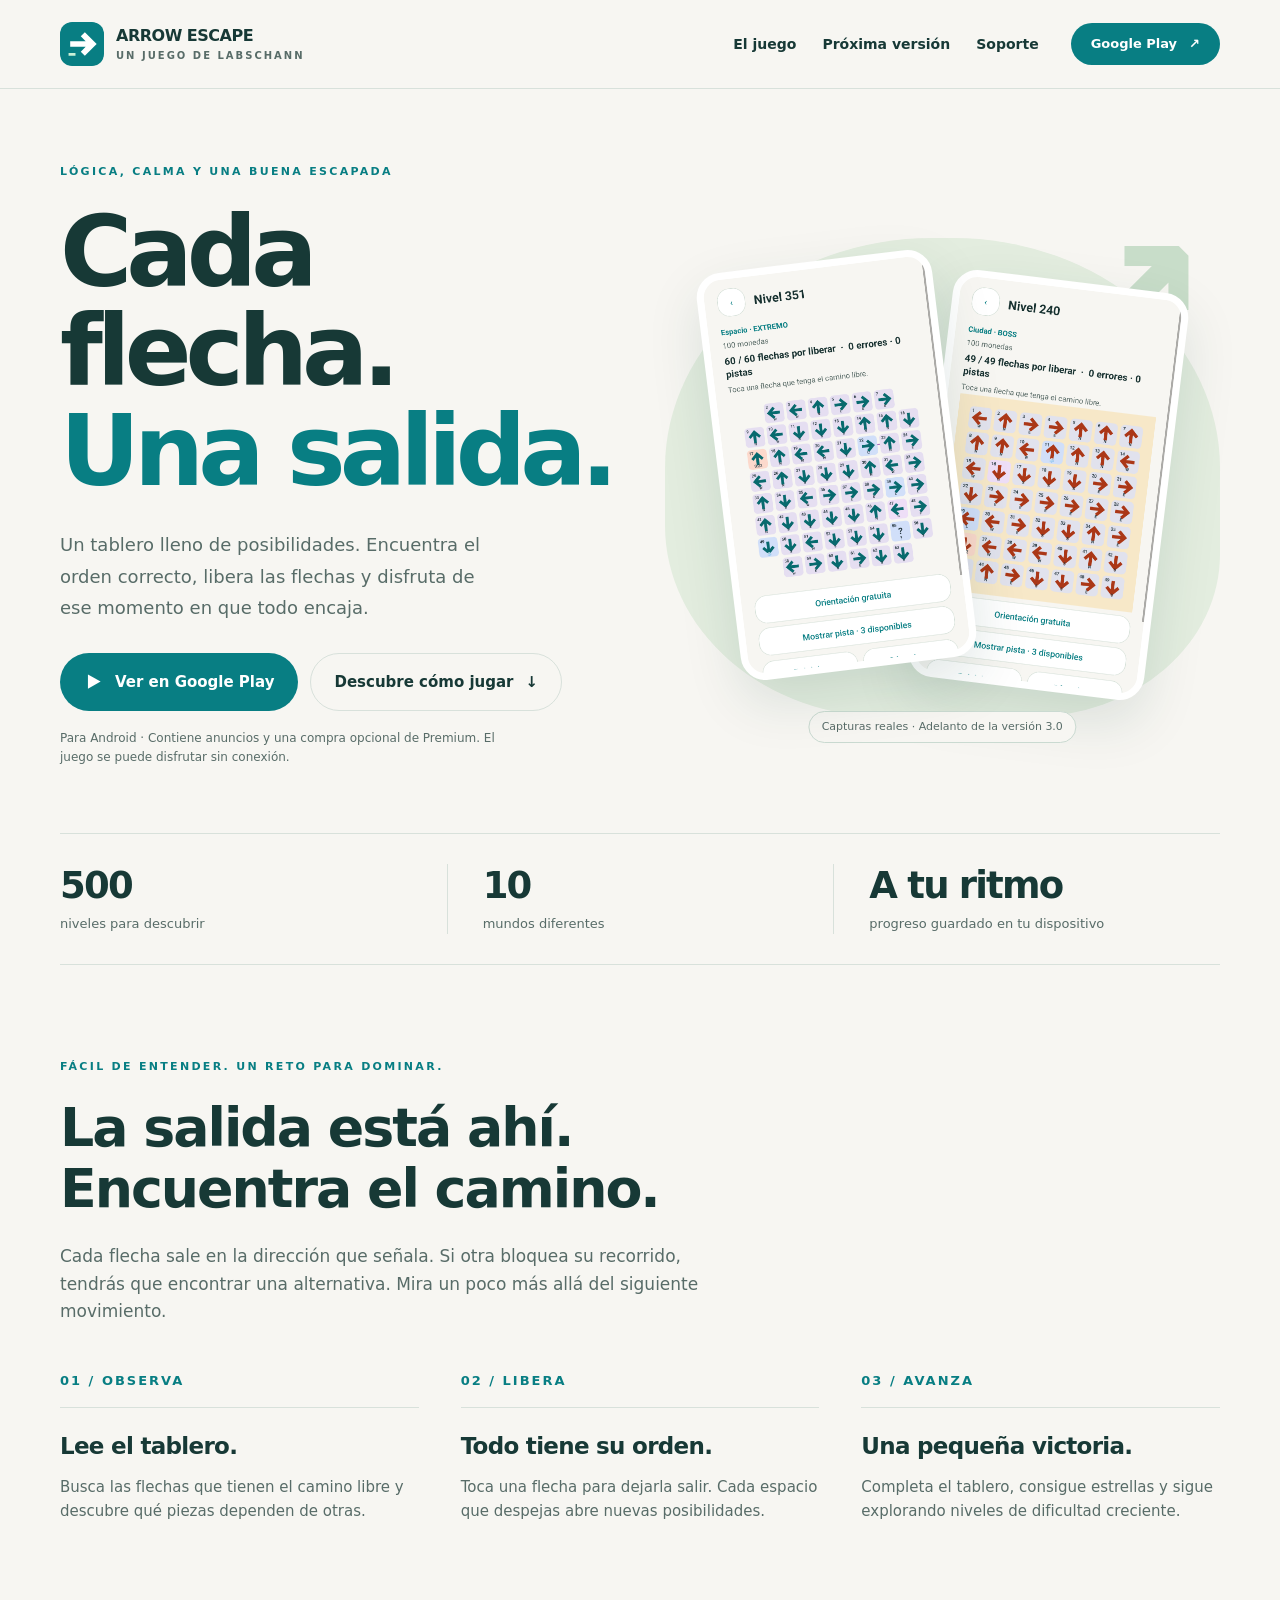
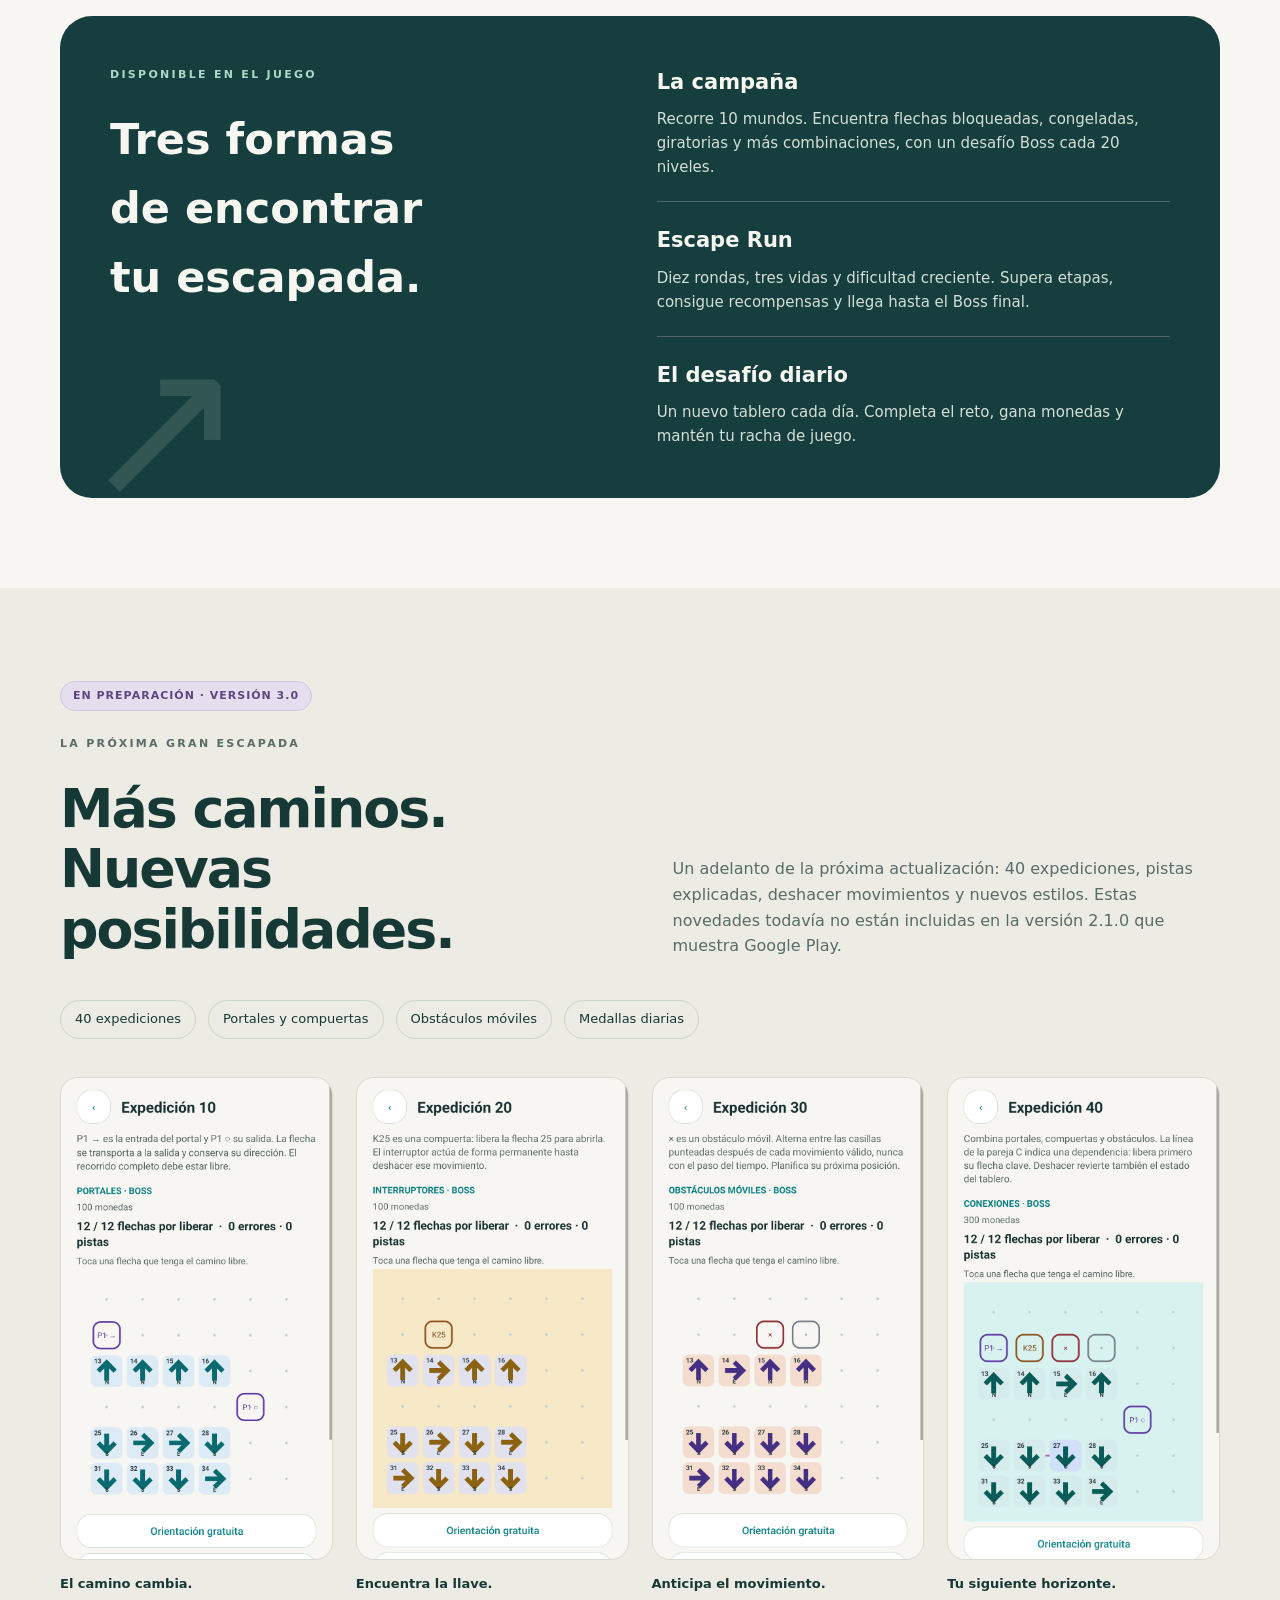
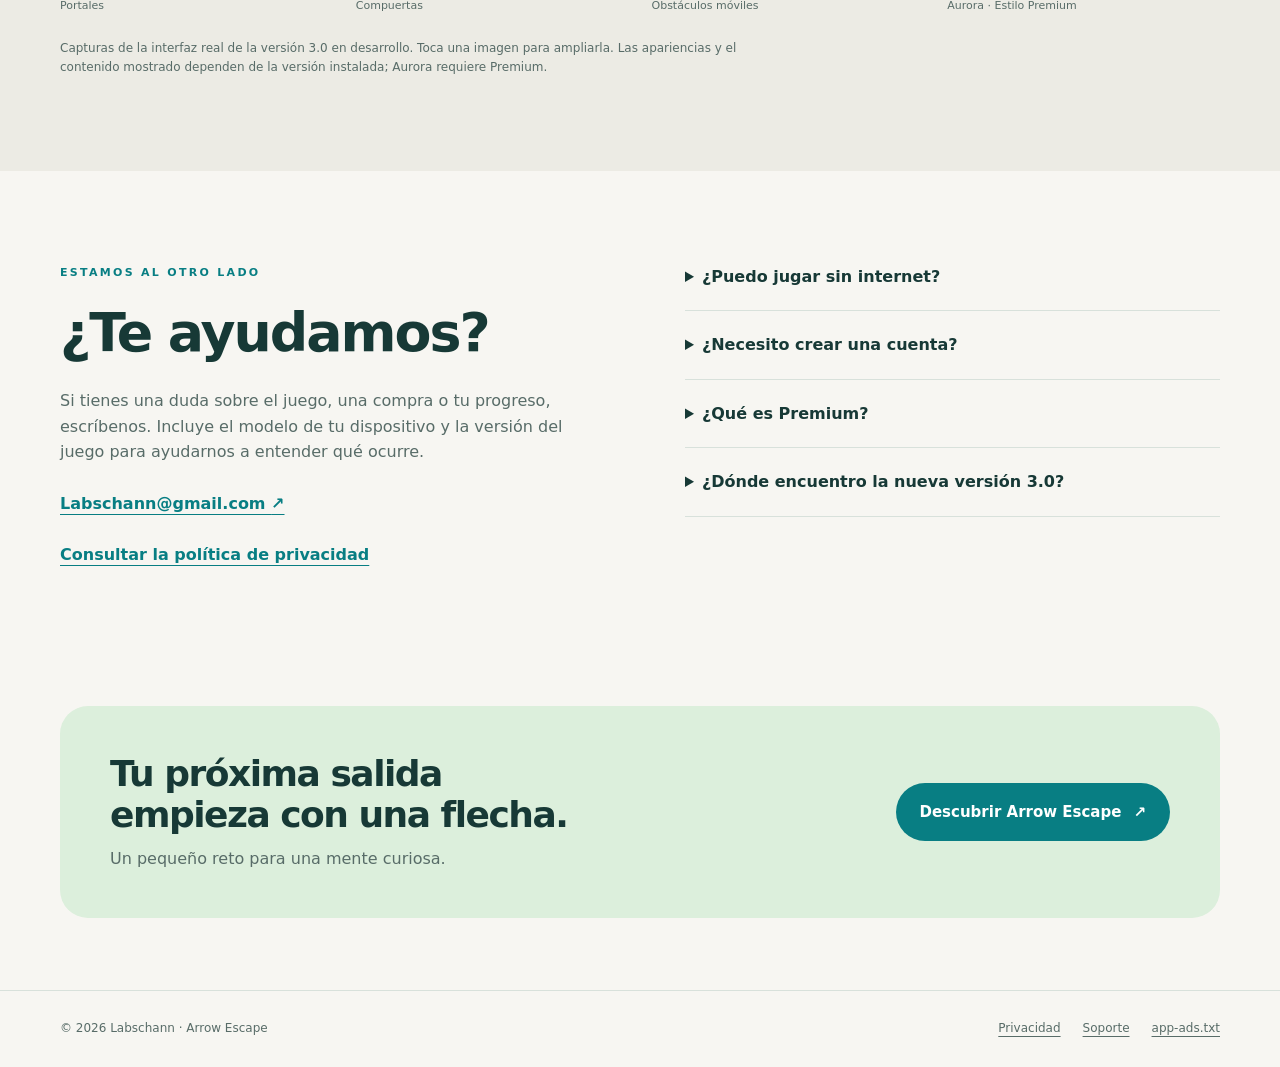
<file: index.html>
<!doctype html>
<html lang="es">
<head>
<meta charset="utf-8">
<meta name="viewport" content="width=device-width,initial-scale=1">
<title>Arrow Escape · Cada flecha. Una salida.</title>
<meta name="description" content="Descubre Arrow Escape, el juego de lógica para Android con 500 niveles, 10 mundos, Escape Run y desafíos diarios. Juega sin conexión y a tu ritmo.">
<meta name="theme-color" content="#087e83">
<link rel="canonical" href="https://labschann.github.io/">
<link rel="icon" href="icon.svg" type="image/svg+xml">
<meta property="og:title" content="Arrow Escape · Cada flecha. Una salida.">
<meta property="og:description" content="Observa, encuentra el orden y despeja el tablero. Un juego de lógica para una mente curiosa.">
<meta property="og:type" content="website">
<meta property="og:url" content="https://labschann.github.io/">
<meta property="og:image" content="https://labschann.github.io/feature.png">
<style>
:root{--paper:#f7f6f2;--ink:#173936;--muted:#586c68;--teal:#087e83;--mint:#dcefdc;--line:#d8e1db;--violet:#674e91}*{box-sizing:border-box}html{scroll-behavior:smooth;scroll-padding-top:100px}body{margin:0;background:var(--paper);color:var(--ink);font-family:Inter,ui-sans-serif,system-ui,-apple-system,BlinkMacSystemFont,"Segoe UI",sans-serif;line-height:1.6}a{color:inherit}button{font:inherit}button,a{-webkit-tap-highlight-color:transparent}a:focus-visible,button:focus-visible,summary:focus-visible{outline:3px solid #bd7618;outline-offset:5px}.wrap{width:min(1160px,calc(100% - 64px));margin:auto}.skip{position:fixed;top:-70px;left:20px;z-index:20;background:white;padding:12px}.skip:focus{top:12px}.header{position:sticky;top:0;z-index:10;border-bottom:1px solid var(--line);background:rgba(247,246,242,.96)}.header-inner{min-height:88px;display:flex;align-items:center;gap:32px}.brand{display:flex;gap:12px;align-items:center;text-decoration:none;font-weight:800;letter-spacing:-.5px;line-height:1.1}.brand img{width:44px;height:44px;border-radius:12px}.brand small{display:block;letter-spacing:2px;font-size:10px;font-weight:600;color:var(--muted);margin-top:6px}.nav{display:flex;align-items:center;gap:26px;margin-left:auto;font-size:14px;font-weight:650}.nav a{text-decoration:none}.nav a:hover{color:var(--teal)}.button{display:inline-flex;align-items:center;justify-content:center;gap:12px;background:var(--teal);color:white;text-decoration:none;padding:16px 23px;border-radius:99px;border:1px solid transparent;font-size:15px;font-weight:700;transition:transform .2s,background .2s;min-height:54px}.button:hover{background:#08696d;transform:translateY(-2px)}.button.small{min-height:42px;padding:10px 19px;font-size:13px}.button.secondary{background:transparent;color:var(--ink);border-color:var(--line)}.button.secondary:hover{background:white}.button svg{width:19px;height:19px}.eyebrow{text-transform:uppercase;font-size:11px;letter-spacing:2.3px;font-weight:800;color:var(--teal);margin:0 0 22px}.hero{padding:74px 0 66px;display:grid;grid-template-columns:1.02fr 1fr;gap:38px;align-items:center}.hero h1{font-size:clamp(60px,7.7vw,103px);letter-spacing:-6px;line-height:1.01;font-weight:800;margin:0 0 28px}.hero h1 span{color:var(--teal)}.lead{font-size:18px;line-height:1.75;color:var(--muted);max-width:450px;margin:0 0 29px}.actions{display:flex;flex-wrap:wrap;gap:12px;align-items:center}.fine{color:var(--muted);font-size:12px;margin:18px 0 0;max-width:440px}.hero-art{position:relative;min-height:564px;display:flex;align-items:center;justify-content:center;isolation:isolate}.hero-art:before{content:"";position:absolute;inset:55px 0 30px;background:#e3eddf;border-radius:48% 48% 34% 40%;z-index:-1}.hero-art:after{content:"↗";font-size:200px;color:#c8ddc9;position:absolute;top:-36px;right:8px;z-index:-1;font-weight:800}.screen{margin:0;overflow:hidden;border:7px solid white;border-radius:25px;background:white;box-shadow:0 22px 55px #123c3620;max-width:100%}.screen img{width:100%;height:auto;display:block}.hero-art .first{width:237px;transform:rotate(-7deg);margin-right:-25px;position:relative;z-index:1}.hero-art .second{width:237px;transform:rotate(7deg);margin-top:40px}.preview-tag{position:absolute;bottom:4px;left:50%;transform:translateX(-50%);white-space:nowrap;font-size:11px;border:1px solid #cadad1;border-radius:99px;padding:6px 12px;background:var(--paper);color:var(--muted)}.numbers{display:grid;grid-template-columns:repeat(3,1fr);padding:30px 0;border-block:1px solid var(--line)}.numbers div{padding-left:35px;border-left:1px solid var(--line)}.numbers div:first-child{padding-left:0;border-left:0}.numbers b{font-size:37px;letter-spacing:-1.8px;line-height:1.2}.numbers span{display:block;font-size:13px;color:var(--muted);margin-top:5px}.section{padding:93px 0}.section h2{font-size:clamp(34px,4.2vw,54px);letter-spacing:-2px;line-height:1.13;max-width:700px;margin:0 0 24px}.intro{color:var(--muted);font-size:17px;max-width:640px}.steps{display:grid;grid-template-columns:repeat(3,1fr);gap:42px;margin-top:46px}.step .num{color:var(--teal);font-size:13px;font-weight:800;letter-spacing:2px;display:block;padding-bottom:15px;border-bottom:1px solid var(--line)}.step h3{font-size:23px;letter-spacing:-.7px;margin:20px 0 10px}.step p{color:var(--muted);font-size:15px;margin:0}.modes{background:#173e3e;color:#f6f7f1;border-radius:32px;padding:50px;display:grid;grid-template-columns:1fr 1.1fr;gap:80px;position:relative;overflow:hidden}.modes:after{content:"↗";position:absolute;font-size:200px;left:20px;bottom:-90px;color:#315654;pointer-events:none}.modes .eyebrow{color:#a9d9c7}.modes h2{font-size:43px;margin:0;position:relative;z-index:1}.mode{padding:22px 0;border-bottom:1px solid #4a6966}.mode:first-child{padding-top:0}.mode:last-child{border-bottom:0;padding-bottom:0}.mode h3{margin:0 0 8px;font-size:21px}.mode p{margin:0;font-size:15px;color:#d3dfd6}.upcoming{background:#ecebe4}.upcoming-head{display:grid;grid-template-columns:1fr 1fr;align-items:end;gap:65px}.pill{display:inline-block;background:#e5deef;border:1px solid #d2c6e4;border-radius:99px;padding:5px 12px;font-size:11px;letter-spacing:1px;font-weight:750;color:#604680;margin-bottom:24px}.upcoming-head p{margin:0 0 26px;color:var(--muted)}.new-features{display:flex;gap:12px;flex-wrap:wrap;margin:15px 0 38px}.new-features span{font-size:13px;border:1px solid #cbd5c8;border-radius:99px;padding:8px 14px}.gallery{display:grid;grid-template-columns:repeat(4,minmax(0,1fr));gap:23px}.gallery figure{margin:0;min-width:0}.shot{padding:0;border:1px solid #d7dcd1;background:var(--paper);border-radius:18px;overflow:hidden;cursor:zoom-in;display:block;width:100%;transition:transform .2s,box-shadow .2s}.shot:hover{transform:translateY(-6px);box-shadow:0 15px 25px #193b3220}.shot img{width:100%;height:auto;display:block;aspect-ratio:9/16}.gallery figcaption{font-size:13px;font-weight:650;padding-top:14px}.gallery figcaption span{display:block;font-size:11px;font-weight:400;color:var(--muted);margin-top:2px}.gallery-note{font-size:12px;color:var(--muted);margin:25px 0 0;max-width:720px}.support{display:grid;grid-template-columns:1fr 1fr;gap:90px}.support .intro{font-size:16px}.text-link{color:var(--teal);text-decoration-thickness:1px;text-underline-offset:5px;font-weight:650}.support address{font-style:normal;margin:26px 0}.faq details{border-bottom:1px solid var(--line);padding:21px 0}.faq details:first-child{padding-top:0}.faq summary{font-size:16px;font-weight:650;cursor:pointer}.faq p{font-size:14px;color:var(--muted);padding-right:14px}.closing{padding:45px 0 72px}.closing-inner{background:var(--mint);border-radius:28px;padding:47px 50px;display:flex;align-items:center;justify-content:space-between;gap:35px}.closing h2{font-size:36px;line-height:1.15;letter-spacing:-1.5px;margin:0 0 10px}.closing p{margin:0;color:var(--muted)}.footer{border-top:1px solid var(--line);padding:28px 0}.footer-inner{display:flex;justify-content:space-between;gap:24px;font-size:12px;color:var(--muted);flex-wrap:wrap}.footer-links{display:flex;gap:22px;flex-wrap:wrap}.footer a{text-underline-offset:4px}dialog{border:0;border-radius:20px;padding:16px;background:var(--paper);max-width:95vw;max-height:94dvh;box-shadow:0 25px 100px #0005}dialog::backdrop{background:#0d2424d9}dialog img{display:block;max-height:calc(90dvh - 65px);max-width:85vw;width:auto;margin:auto;border-radius:9px}.dialog-top{display:flex;align-items:center;justify-content:space-between;gap:20px;margin-bottom:12px;font-size:13px}.dialog-top button{border:1px solid var(--line);background:white;border-radius:99px;min-width:42px;min-height:36px;cursor:pointer;color:var(--ink)}
@media(min-width:1500px){.hero{padding-top:95px;padding-bottom:85px}}@media(max-width:1000px){.hero h1{letter-spacing:-4px}.hero-art .first,.hero-art .second{width:190px}.hero-art{min-height:480px}.modes{gap:40px;padding:38px}.modes h2{font-size:37px}.nav{gap:18px}.support{gap:45px}.gallery{gap:16px}}@media(max-width:760px){.wrap{width:calc(100% - 40px)}.header-inner{min-height:74px;gap:15px;flex-wrap:wrap;padding:14px 0}.brand{font-size:14px}.brand img{width:37px;height:37px}.nav{display:none}.header-inner>.button{margin-left:auto}.hero{grid-template-columns:1fr;padding:43px 0 40px;gap:24px}.hero h1{font-size:clamp(59px,12vw,87px);letter-spacing:-3.9px}.lead{font-size:16px;max-width:100%}.eyebrow{font-size:10px;letter-spacing:1.7px}.hero-art{min-height:485px;max-width:440px;width:100%;margin:auto}.hero-art .first,.hero-art .second{width:46%}.hero-art .first{margin-right:-15px}.preview-tag{bottom:0;font-size:10px}.numbers{padding:25px 0}.numbers div{padding-left:19px}.numbers b{font-size:30px}.numbers span{font-size:11px}.section{padding:64px 0}.steps{grid-template-columns:1fr;gap:30px;margin-top:30px}.step h3{margin-top:14px}.modes{grid-template-columns:1fr;gap:35px;padding:32px 27px;border-radius:24px}.modes h2{font-size:36px}.upcoming-head{grid-template-columns:1fr;gap:0}.upcoming-head p{font-size:15px}.gallery{grid-template-columns:repeat(2,minmax(0,1fr));gap:26px 15px}.gallery figcaption{font-size:12px}.support{grid-template-columns:1fr;gap:25px}.closing-inner{padding:32px 26px;align-items:flex-start;flex-direction:column}.closing h2{font-size:31px}.closing .button{width:100%}.closing{padding:0 0 48px}.footer-links{gap:15px}.hero-art:after{font-size:160px;right:0;top:-10px}}@media(max-width:370px){.header-inner>.button{font-size:11px;padding:9px 12px}.hero-art{min-height:425px}.hero h1{font-size:55px}.actions .button{width:100%}}@media(prefers-reduced-motion:reduce){html{scroll-behavior:auto}*,*:before,*:after{transition:none!important;animation:none!important}}
</style>
<style>@media(max-width:760px){.brand small{font-size:8px;letter-spacing:1px}.header-inner{gap:12px}.header-inner>.button{padding:10px 14px;font-size:12px}}</style>
</head>
<body>
<a class="skip" href="#contenido">Ir al contenido</a>
<header class="header"><div class="wrap header-inner"><a class="brand" href="#" aria-label="Arrow Escape, inicio"><img src="icon.svg" width="44" height="44" alt=""><span>ARROW ESCAPE<small>UN JUEGO DE LABSCHANN</small></span></a><nav class="nav" aria-label="Principal"><a href="#juego">El juego</a><a href="#novedades">Próxima versión</a><a href="#soporte">Soporte</a></nav><a class="button small" href="https://play.google.com/store/apps/details?id=com.labschann.arrowescape" target="_blank" rel="noopener">Google Play <span aria-hidden="true">↗</span></a></div></header>
<main id="contenido">
<div class="wrap"><section class="hero" aria-labelledby="titulo"><div><p class="eyebrow">Lógica, calma y una buena escapada</p><h1 id="titulo">Cada flecha.<br><span>Una salida.</span></h1><p class="lead">Un tablero lleno de posibilidades. Encuentra el orden correcto, libera las flechas y disfruta de ese momento en que todo encaja.</p><div class="actions"><a class="button" href="https://play.google.com/store/apps/details?id=com.labschann.arrowescape" target="_blank" rel="noopener"><svg viewBox="0 0 24 24" aria-hidden="true"><path fill="currentColor" d="M5 3v18l16-9z"/></svg>Ver en Google Play</a><a class="button secondary" href="#juego">Descubre cómo jugar <span aria-hidden="true">↓</span></a></div><p class="fine">Para Android · Contiene anuncios y una compra opcional de Premium. El juego se puede disfrutar sin conexión.</p></div><div class="hero-art" aria-label="Vista previa de la próxima versión 3.0"><figure class="screen first"><img src="campaign.png" width="828" height="1472" alt="Tablero real avanzado de Arrow Escape con flechas turquesas y casillas especiales"></figure><figure class="screen second"><img src="fire.png" width="828" height="1472" alt="Tablero real con el estilo Fuego y el tema Arena"></figure><span class="preview-tag">Capturas reales · Adelanto de la versión 3.0</span></div></section><div class="numbers" aria-label="Contenido del juego disponible"><div><b>500</b><span>niveles para descubrir</span></div><div><b>10</b><span>mundos diferentes</span></div><div><b>A tu ritmo</b><span>progreso guardado en tu dispositivo</span></div></div></div>
<section id="juego" class="section wrap"><p class="eyebrow">Fácil de entender. Un reto para dominar.</p><h2>La salida está ahí.<br>Encuentra el camino.</h2><p class="intro">Cada flecha sale en la dirección que señala. Si otra bloquea su recorrido, tendrás que encontrar una alternativa. Mira un poco más allá del siguiente movimiento.</p><div class="steps"><article class="step"><span class="num">01 / OBSERVA</span><h3>Lee el tablero.</h3><p>Busca las flechas que tienen el camino libre y descubre qué piezas dependen de otras.</p></article><article class="step"><span class="num">02 / LIBERA</span><h3>Todo tiene su orden.</h3><p>Toca una flecha para dejarla salir. Cada espacio que despejas abre nuevas posibilidades.</p></article><article class="step"><span class="num">03 / AVANZA</span><h3>Una pequeña victoria.</h3><p>Completa el tablero, consigue estrellas y sigue explorando niveles de dificultad creciente.</p></article></div></section>
<section class="wrap" aria-labelledby="modos"><div class="modes"><div><p class="eyebrow">Disponible en el juego</p><h2 id="modos">Tres formas<br>de encontrar<br>tu escapada.</h2></div><div><article class="mode"><h3>La campaña</h3><p>Recorre 10 mundos. Encuentra flechas bloqueadas, congeladas, giratorias y más combinaciones, con un desafío Boss cada 20 niveles.</p></article><article class="mode"><h3>Escape Run</h3><p>Diez rondas, tres vidas y dificultad creciente. Supera etapas, consigue recompensas y llega hasta el Boss final.</p></article><article class="mode"><h3>El desafío diario</h3><p>Un nuevo tablero cada día. Completa el reto, gana monedas y mantén tu racha de juego.</p></article></div></div></section>
<section id="novedades" class="section upcoming" style="margin-top:90px"><div class="wrap"><span class="pill">EN PREPARACIÓN · VERSIÓN 3.0</span><div class="upcoming-head"><div><p class="eyebrow">La próxima gran escapada</p><h2>Más caminos.<br>Nuevas posibilidades.</h2></div><p>Un adelanto de la próxima actualización: 40 expediciones, pistas explicadas, deshacer movimientos y nuevos estilos. Estas novedades todavía no están incluidas en la versión 2.1.0 que muestra Google Play.</p></div><div class="new-features" aria-label="Novedades de la versión 3.0"><span>40 expediciones</span><span>Portales y compuertas</span><span>Obstáculos móviles</span><span>Medallas diarias</span></div><div class="gallery"><figure><button class="shot" type="button" data-title="Portales · Vista previa 3.0" aria-label="Ampliar captura real de portales"><img src="portals.png" loading="lazy" width="828" height="1472" alt="Expedición con portal de entrada y de salida"></button><figcaption>El camino cambia.<span>Portales</span></figcaption></figure><figure><button class="shot" type="button" data-title="Compuertas · Vista previa 3.0" aria-label="Ampliar captura real de compuertas"><img src="gates.png" loading="lazy" width="828" height="1472" alt="Expedición con compuerta y flecha llave, estilo Oro"></button><figcaption>Encuentra la llave.<span>Compuertas</span></figcaption></figure><figure><button class="shot" type="button" data-title="Obstáculos móviles · Vista previa 3.0" aria-label="Ampliar captura real de obstáculos móviles"><img src="obstacles.png" loading="lazy" width="828" height="1472" alt="Expedición con un obstáculo que alterna su posición después de cada movimiento"></button><figcaption>Anticipa el movimiento.<span>Obstáculos móviles</span></figcaption></figure><figure><button class="shot" type="button" data-title="Aurora · Estilo Premium · Vista previa 3.0" aria-label="Ampliar captura real del estilo Premium Aurora"><img src="aurora.png" loading="lazy" width="828" height="1472" alt="Expedición que combina portales, compuertas y obstáculos con el estilo Premium Aurora"></button><figcaption>Tu siguiente horizonte.<span>Aurora · Estilo Premium</span></figcaption></figure></div><p class="gallery-note">Capturas de la interfaz real de la versión 3.0 en desarrollo. Toca una imagen para ampliarla. Las apariencias y el contenido mostrado dependen de la versión instalada; Aurora requiere Premium.</p></div></section>
<section id="soporte" class="section wrap support"><div><p class="eyebrow">Estamos al otro lado</p><h2>¿Te ayudamos?</h2><p class="intro">Si tienes una duda sobre el juego, una compra o tu progreso, escríbenos. Incluye el modelo de tu dispositivo y la versión del juego para ayudarnos a entender qué ocurre.</p><address><a class="text-link" href="mailto:Labschann@gmail.com">Labschann@gmail.com <span aria-hidden="true">↗</span></a></address><a class="text-link" href="https://labschann.github.io/arrow-escape-privacy/">Consultar la política de privacidad</a></div><div class="faq"><details><summary>¿Puedo jugar sin internet?</summary><p>Sí. Los niveles se pueden jugar sin conexión. Los anuncios voluntarios, las compras y la restauración de compras pueden necesitar internet.</p></details><details><summary>¿Necesito crear una cuenta?</summary><p>No necesitas una cuenta propia de Arrow Escape. El progreso se guarda en tu dispositivo; Google Play gestiona las compras opcionales.</p></details><details><summary>¿Qué es Premium?</summary><p>Una compra opcional de pago único que elimina los anuncios y habilita ventajas como pistas ilimitadas y estilos exclusivos. El precio se muestra en Google Play antes de confirmar la compra.</p></details><details><summary>¿Dónde encuentro la nueva versión 3.0?</summary><p>La versión 3.0 está en preparación. Las capturas marcadas como adelanto muestran esa actualización. El botón de Google Play abre la versión que esté disponible en la tienda para tu dispositivo.</p></details></div></section>
<section class="closing wrap" aria-labelledby="cierre"><div class="closing-inner"><div><h2 id="cierre">Tu próxima salida<br>empieza con una flecha.</h2><p>Un pequeño reto para una mente curiosa.</p></div><a class="button" href="https://play.google.com/store/apps/details?id=com.labschann.arrowescape" target="_blank" rel="noopener">Descubrir Arrow Escape <span aria-hidden="true">↗</span></a></div></section>
</main>
<footer class="footer"><div class="wrap footer-inner"><span>© 2026 Labschann · Arrow Escape</span><div class="footer-links"><a href="https://labschann.github.io/arrow-escape-privacy/">Privacidad</a><a href="mailto:Labschann@gmail.com">Soporte</a><a href="app-ads.txt">app-ads.txt</a></div></div></footer>
<dialog id="lightbox" aria-labelledby="lightbox-title"><div class="dialog-top"><span id="lightbox-title">Captura de Arrow Escape</span><button type="button" id="close-dialog" aria-label="Cerrar imagen ampliada">✕</button></div><img id="large-image" alt=""></dialog>
<script>
const lightbox=document.getElementById('lightbox'),largeImage=document.getElementById('large-image');
document.querySelectorAll('.shot').forEach(button=>button.addEventListener('click',()=>{const image=button.querySelector('img');largeImage.src=image.src;largeImage.alt=image.alt;document.getElementById('lightbox-title').textContent=button.dataset.title;lightbox.showModal()}));
document.getElementById('close-dialog').addEventListener('click',()=>lightbox.close());
lightbox.addEventListener('click',event=>{if(event.target===lightbox){const r=lightbox.getBoundingClientRect();if(event.clientX<r.left||event.clientX>r.right||event.clientY<r.top||event.clientY>r.bottom)lightbox.close()}});
</script>
</body></html>
</file>
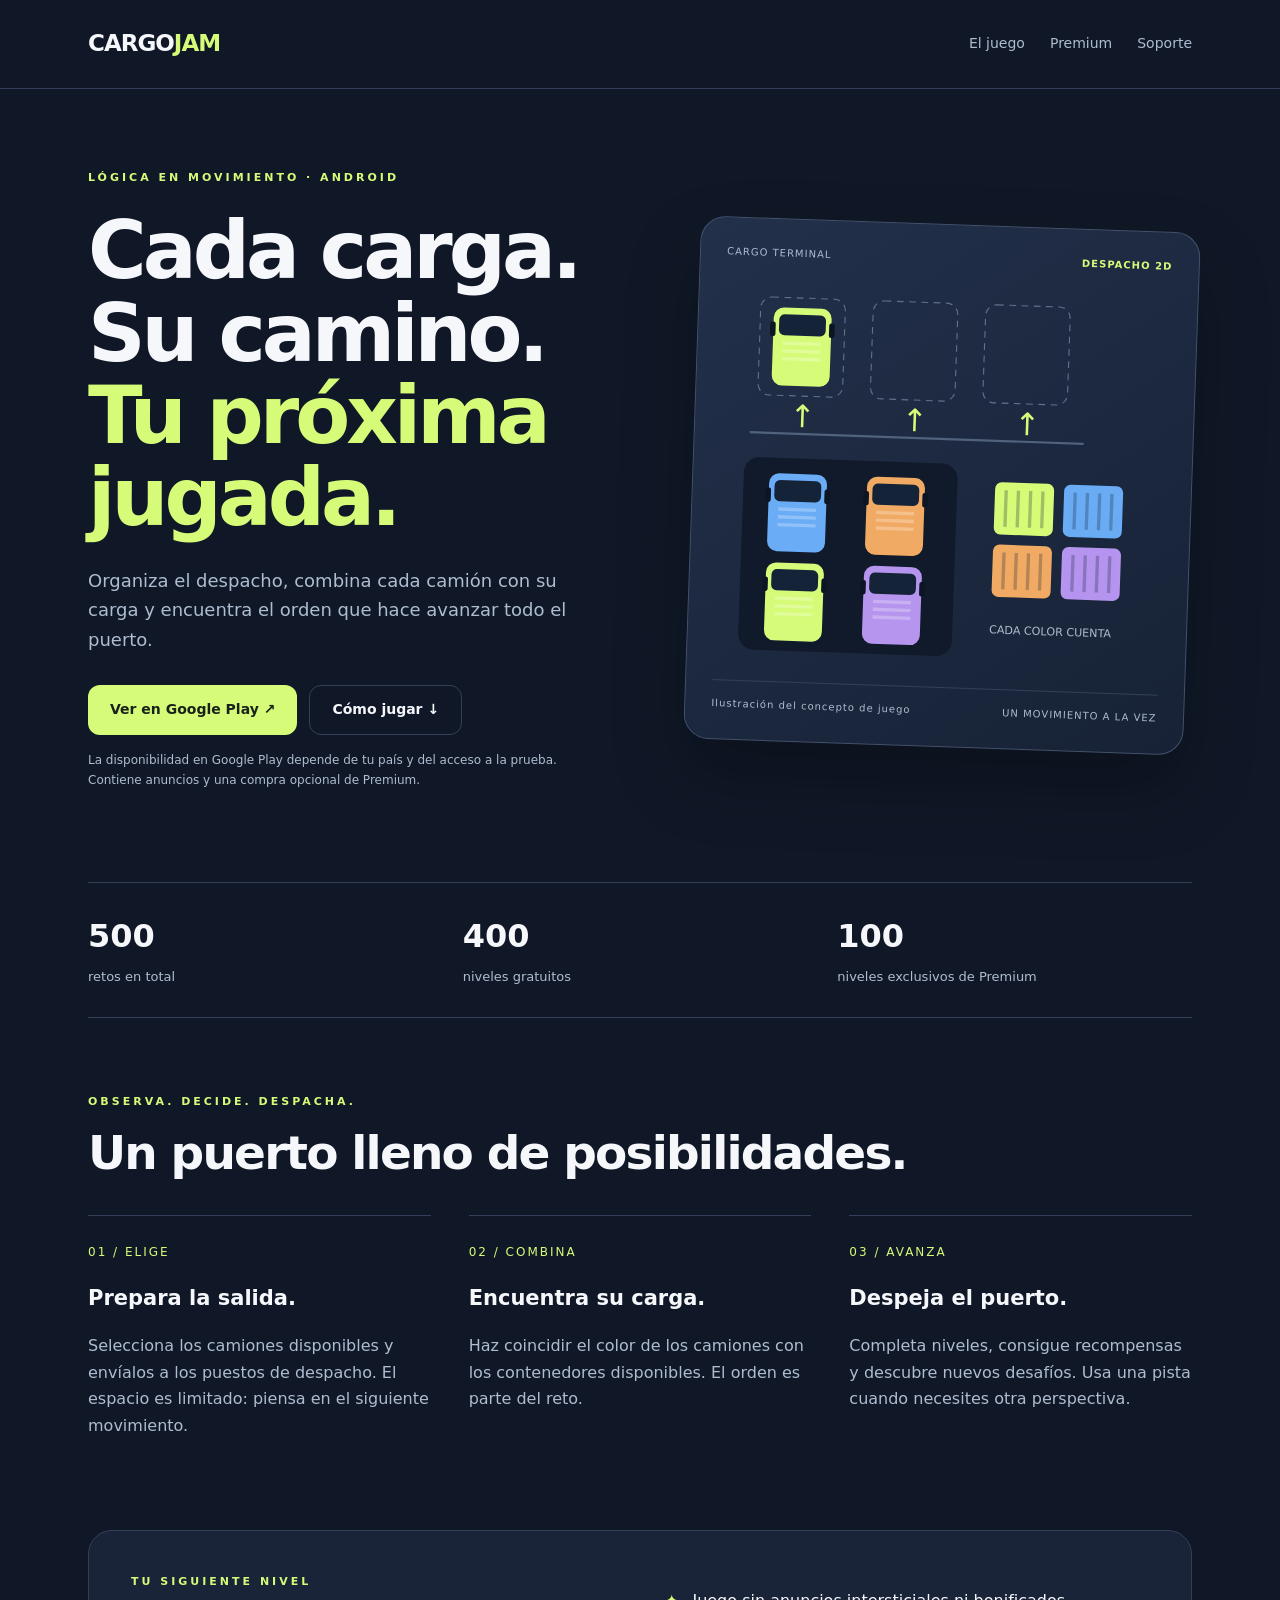
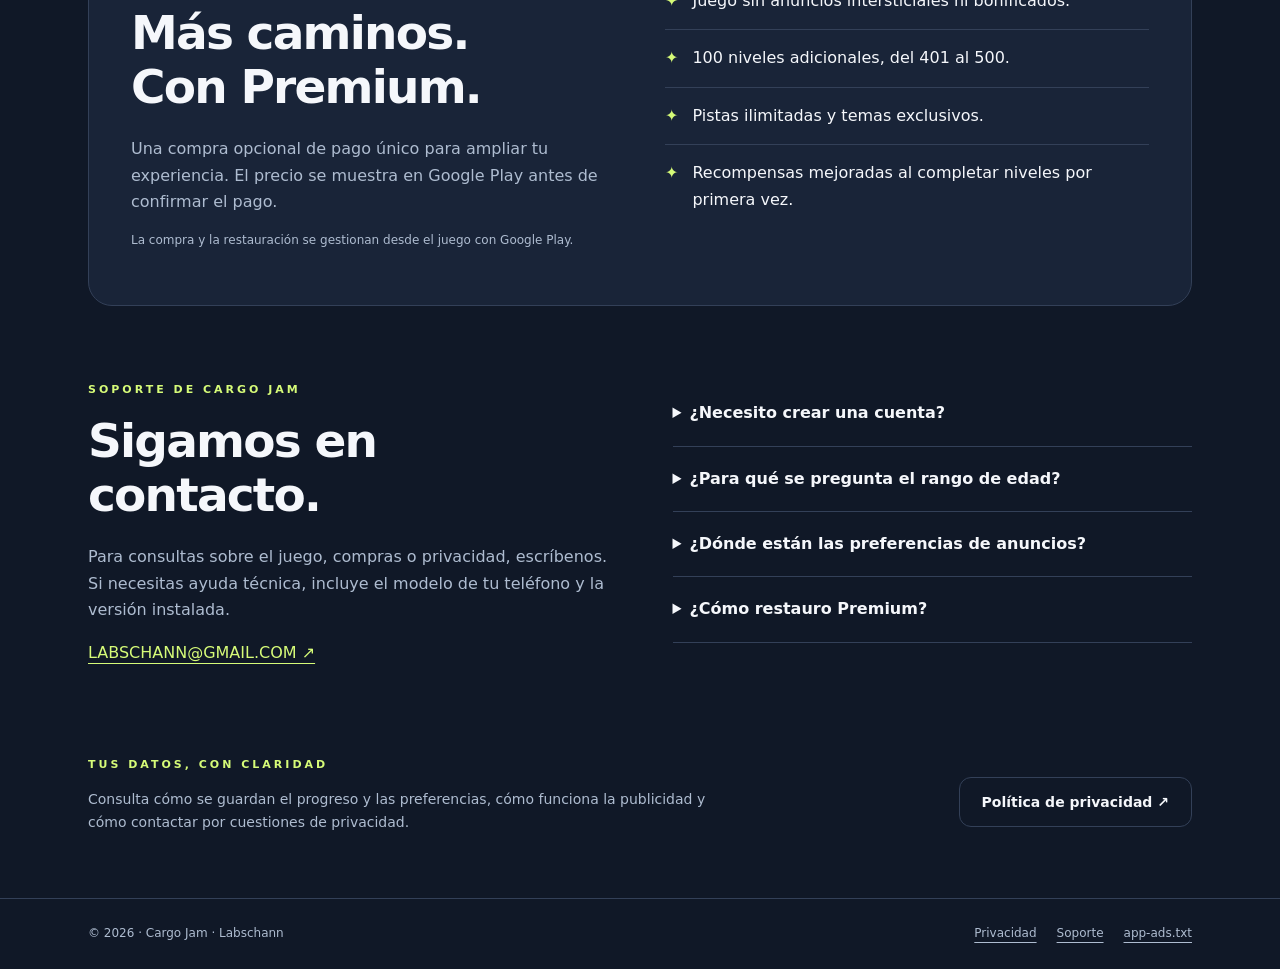
<file: cargo-jam/index.html>
<!doctype html><html lang="es"><head><meta charset="utf-8"><meta name="viewport" content="width=device-width,initial-scale=1"><meta name="theme-color" content="#101827"><meta name="description" content="Cargo Jam: juego de lógica en 2D con 400 niveles gratuitos y 100 niveles Premium. Soporte y privacidad."><title>Cargo Jam · Cada carga tiene su camino</title><link rel="canonical" href="https://labschann.github.io/cargo-jam/"><style>:root{--bg:#101827;--ink:#f5f7fb;--muted:#aebcd0;--lime:#d6fb78;--line:#334058}*{box-sizing:border-box}html{scroll-behavior:smooth}body{margin:0;background:var(--bg);color:var(--ink);font:16px/1.65 system-ui,sans-serif}a{color:inherit;text-underline-offset:5px}a:focus-visible{outline:3px solid var(--lime);outline-offset:5px}.wrap{max-width:1160px;margin:auto;padding:0 28px}header{border-bottom:1px solid var(--line)}.nav{min-height:88px;display:flex;align-items:center;justify-content:space-between;gap:20px}.brand{font-size:23px;font-weight:900;letter-spacing:-1px;text-decoration:none}.brand b{color:var(--lime)}nav{display:flex;gap:25px;font-size:14px}nav a{text-decoration:none;color:var(--muted)}.hero{padding:80px 0;display:grid;grid-template-columns:1.1fr 1fr;gap:55px;align-items:center}.label{text-transform:uppercase;letter-spacing:3px;font-size:11px;color:var(--lime);font-weight:750}h1{font-size:clamp(50px,6.4vw,80px);line-height:1.03;letter-spacing:-4px;margin:23px 0 26px}h1 span{color:var(--lime)}.lead{font-size:18px;max-width:480px}.actions{display:flex;gap:12px;flex-wrap:wrap;margin:30px 0 16px}.btn{display:inline-flex;align-items:center;justify-content:center;min-height:50px;padding:12px 22px;background:var(--lime);color:#18221a;text-decoration:none;border-radius:12px;font-weight:750;font-size:14px}.btn.secondary{background:transparent;color:var(--ink);border:1px solid var(--line)}.note{font-size:12px}.terminal{border:1px solid #43516c;border-radius:25px;padding:26px;background:linear-gradient(145deg,#22304a,#172236);transform:rotate(2deg);box-shadow:0 35px 70px #0004}.terminal-head,.terminal-foot{display:flex;justify-content:space-between;gap:12px;font-size:10px;letter-spacing:1px;color:var(--muted)}.terminal-head b{color:var(--lime)}.terminal svg{width:100%;height:auto;display:block;margin:15px 0}.terminal-foot{border-top:1px solid var(--line);padding-top:15px}.stats{display:grid;grid-template-columns:repeat(3,1fr);border-block:1px solid var(--line);padding:27px 0;gap:20px}.stats strong{display:block;font-size:32px}.stats span{color:var(--muted);font-size:13px}.section{padding:75px 0}h2{font-size:clamp(32px,4vw,47px);letter-spacing:-1.8px;line-height:1.15;margin:15px 0 22px}.steps{display:grid;grid-template-columns:repeat(3,1fr);gap:38px;margin-top:35px}.steps article{border-top:1px solid var(--line);padding-top:22px}.number{font-size:12px;color:var(--lime);letter-spacing:2px}h3{font-size:21px;line-height:1.3}p{color:var(--muted)}.premium{display:grid;grid-template-columns:1fr 1fr;gap:50px;padding:42px;background:#192438;border:1px solid var(--line);border-radius:24px}.benefits{list-style:none;padding:0;margin:0}.benefits li{padding:15px 0;border-bottom:1px solid var(--line);display:flex;gap:14px}.benefits li:last-child{border:0}.benefits li:before{content:"✦";color:var(--lime)}.support{display:grid;grid-template-columns:1fr 1fr;gap:65px}.support a{color:var(--lime)}details{border-bottom:1px solid var(--line);padding:19px 0}summary{cursor:pointer;font-weight:650}details p{font-size:14px}.privacy-strip{padding:15px 0 50px;display:flex;justify-content:space-between;gap:25px;align-items:center}.privacy-strip p{font-size:14px;max-width:640px}footer{border-top:1px solid var(--line);padding:25px 0;font-size:12px;color:var(--muted)}.footer-inner{display:flex;justify-content:space-between;gap:24px;flex-wrap:wrap}.footer-links{display:flex;gap:20px;flex-wrap:wrap}.skip{position:absolute;top:-80px;background:var(--lime);color:#111;padding:10px}.skip:focus{top:10px;z-index:5}@media(max-width:760px){.wrap{padding:0 22px}.nav{min-height:76px}nav{gap:16px;font-size:12px}.hero{grid-template-columns:1fr;padding:45px 0;gap:35px}h1{letter-spacing:-2.8px}.terminal{transform:none;max-width:460px;width:100%;margin:auto}.lead{font-size:16px}.stats strong{font-size:26px}.stats span{font-size:11px}.section{padding:52px 0}.steps,.premium,.support{grid-template-columns:1fr;gap:25px}.premium{padding:27px}.steps h3{margin:10px 0}.privacy-strip{flex-direction:column;align-items:flex-start}}@media(prefers-reduced-motion:reduce){html{scroll-behavior:auto}}</style></head><body><a class="skip" href="#contenido">Ir al contenido</a><header><div class="wrap nav"><a class="brand" href="./" aria-label="Cargo Jam, inicio">CARGO<b>JAM</b></a><nav aria-label="Principal"><a href="#juego">El juego</a><a href="#premium">Premium</a><a href="#soporte">Soporte</a></nav></div></header><main id="contenido" class="wrap"><section class="hero"><div><div class="label">Lógica en movimiento · Android</div><h1>Cada carga.<br>Su camino.<br><span>Tu próxima jugada.</span></h1><p class="lead">Organiza el despacho, combina cada camión con su carga y encuentra el orden que hace avanzar todo el puerto.</p><div class="actions"><a class="btn" href="https://play.google.com/store/apps/details?id=com.cargojam.game" target="_blank" rel="noopener">Ver en Google Play ↗</a><a class="btn secondary" href="#juego">Cómo jugar ↓</a></div><p class="note">La disponibilidad en Google Play depende de tu país y del acceso a la prueba.<br>Contiene anuncios y una compra opcional de Premium.</p></div><div class="terminal"><div class="terminal-head"><span>CARGO TERMINAL</span><b>DESPACHO 2D</b></div><svg viewBox="0 0 400 350" role="img" aria-labelledby="diagram-title diagram-desc"><title id="diagram-title">Cada camión con su carga</title><desc id="diagram-desc">Ilustración del concepto de juego con camiones y contenedores de colores. No es una captura de pantalla.</desc><defs><g id="truck"><rect width="52" height="70" rx="9" fill="currentColor"/><rect x="5" y="6" width="42" height="19" rx="5" fill="#152338"/><path d="M9 32h34M9 39h34M9 46h34" stroke="#fff" stroke-opacity=".25" stroke-width="3"/><rect x="-3" y="13" width="5" height="13" rx="2" fill="#0c1523"/><rect x="50" y="13" width="5" height="13" rx="2" fill="#0c1523"/></g><g id="box"><rect width="53" height="47" rx="6" fill="currentColor"/><path d="M10 7v33M21 7v33M32 7v33M43 7v33" stroke="#102035" stroke-width="3" opacity=".27"/></g></defs><g fill="none" stroke="#60718d" stroke-dasharray="6 5"><rect x="32" y="18" width="76" height="88" rx="10"/><rect x="133" y="18" width="76" height="88" rx="10"/><rect x="234" y="18" width="76" height="88" rx="10"/></g><use href="#truck" x="44" y="27" color="#d6fb78"/><path d="M26 140h300" stroke="#51627c" stroke-width="2"/><g fill="#d6fb78" font-size="28"><text x="61" y="134">↑</text><text x="162" y="134">↑</text><text x="263" y="134">↑</text></g><rect x="22" y="162" width="192" height="173" rx="14" fill="#101a2a"/><use href="#truck" x="45" y="176" color="#6aacf5"/><use href="#truck" x="133" y="176" color="#f1aa64"/><use href="#truck" x="45" y="256" color="#d6fb78"/><use href="#truck" x="133" y="256" color="#b695ef"/><use href="#box" x="248" y="177" color="#d6fb78"/><use href="#box" x="310" y="177" color="#6aacf5"/><use href="#box" x="248" y="233" color="#f1aa64"/><use href="#box" x="310" y="233" color="#b695ef"/><text x="247" y="313" fill="#aebcd0" font-size="10">CADA COLOR CUENTA</text></svg><div class="terminal-foot"><span>Ilustración del concepto de juego</span><span>UN MOVIMIENTO A LA VEZ</span></div></div></section><div class="stats"><div><strong>500</strong><span>retos en total</span></div><div><strong>400</strong><span>niveles gratuitos</span></div><div><strong>100</strong><span>niveles exclusivos de Premium</span></div></div><section id="juego" class="section"><div class="label">Observa. Decide. Despacha.</div><h2>Un puerto lleno de posibilidades.</h2><div class="steps"><article><span class="number">01 / ELIGE</span><h3>Prepara la salida.</h3><p>Selecciona los camiones disponibles y envíalos a los puestos de despacho. El espacio es limitado: piensa en el siguiente movimiento.</p></article><article><span class="number">02 / COMBINA</span><h3>Encuentra su carga.</h3><p>Haz coincidir el color de los camiones con los contenedores disponibles. El orden es parte del reto.</p></article><article><span class="number">03 / AVANZA</span><h3>Despeja el puerto.</h3><p>Completa niveles, consigue recompensas y descubre nuevos desafíos. Usa una pista cuando necesites otra perspectiva.</p></article></div></section><section id="premium" class="premium"><div><div class="label">Tu siguiente nivel</div><h2>Más caminos.<br>Con Premium.</h2><p>Una compra opcional de pago único para ampliar tu experiencia. El precio se muestra en Google Play antes de confirmar el pago.</p><p class="note">La compra y la restauración se gestionan desde el juego con Google Play.</p></div><ul class="benefits"><li>Juego sin anuncios intersticiales ni bonificados.</li><li>100 niveles adicionales, del 401 al 500.</li><li>Pistas ilimitadas y temas exclusivos.</li><li>Recompensas mejoradas al completar niveles por primera vez.</li></ul></section><section id="soporte" class="section support"><div><div class="label">Soporte de Cargo Jam</div><h2>Sigamos en contacto.</h2><p>Para consultas sobre el juego, compras o privacidad, escríbenos. Si necesitas ayuda técnica, incluye el modelo de tu teléfono y la versión instalada.</p><a href="mailto:LABSCHANN@GMAIL.COM">LABSCHANN@GMAIL.COM ↗</a></div><div><details><summary>¿Necesito crear una cuenta?</summary><p>Cargo Jam no requiere una cuenta propia. El progreso se guarda en el dispositivo y Google Play gestiona las compras.</p></details><details><summary>¿Para qué se pregunta el rango de edad?</summary><p>Para adaptar el tratamiento publicitario. Las opciones son menor de 13 años, 13–17 años y 18 años o más. Puedes corregir el rango desde Privacidad y ajustes.</p></details><details><summary>¿Dónde están las preferencias de anuncios?</summary><p>En el menú Privacidad y en Premium. El botón abre las opciones de Google cuando hay un formulario disponible. Si no lo hay, la aplicación muestra una explicación.</p></details><details><summary>¿Cómo restauro Premium?</summary><p>Usa la opción para restaurar compras del menú Premium con la cuenta de Google Play que realizó la compra.</p></details></div></section><section class="privacy-strip" aria-label="Privacidad"><div><div class="label">Tus datos, con claridad</div><p>Consulta cómo se guardan el progreso y las preferencias, cómo funciona la publicidad y cómo contactar por cuestiones de privacidad.</p></div><a class="btn secondary" href="https://jyachann.github.io/cargojam-privacidad/">Política de privacidad ↗</a></section></main><footer><div class="wrap footer-inner"><span>© 2026 · Cargo Jam · Labschann</span><div class="footer-links"><a href="https://jyachann.github.io/cargojam-privacidad/">Privacidad</a><a href="mailto:LABSCHANN@GMAIL.COM">Soporte</a><a href="https://labschann.github.io/app-ads.txt">app-ads.txt</a></div></div></footer></body></html>
</file>
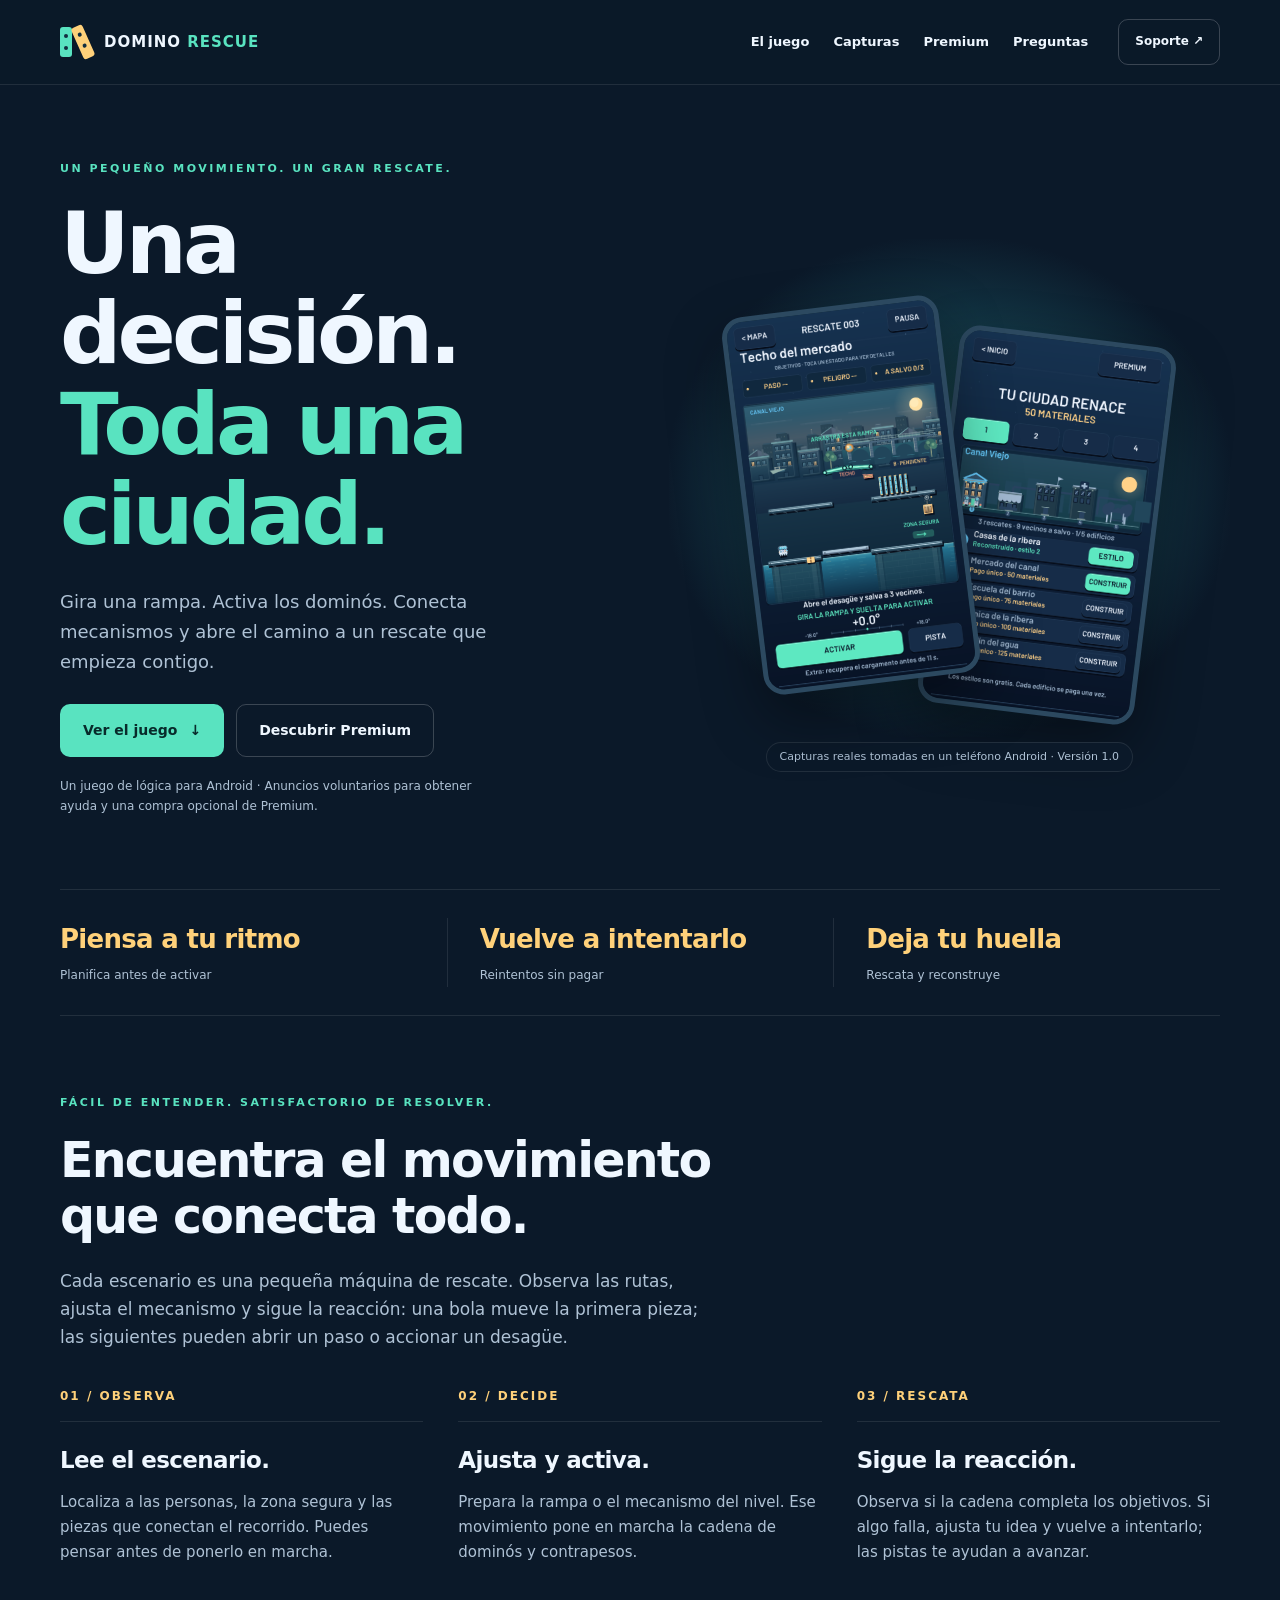
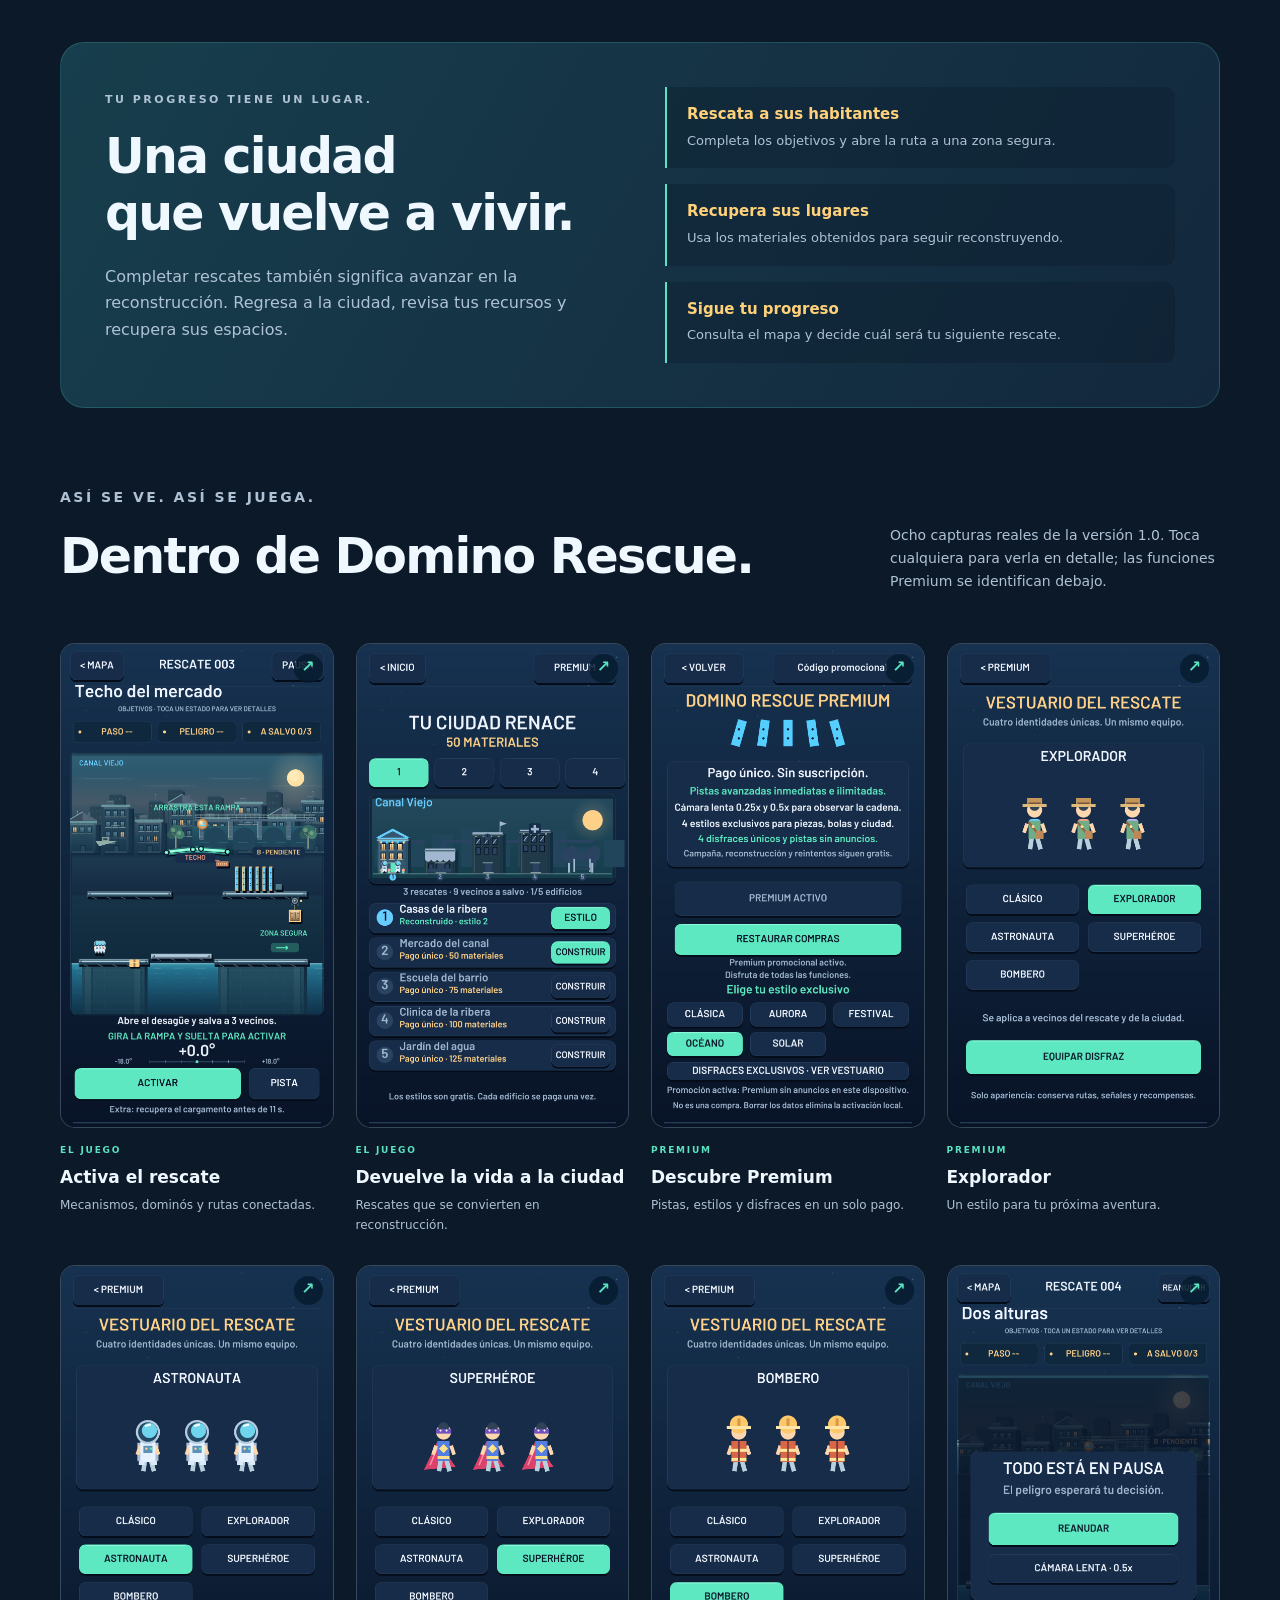
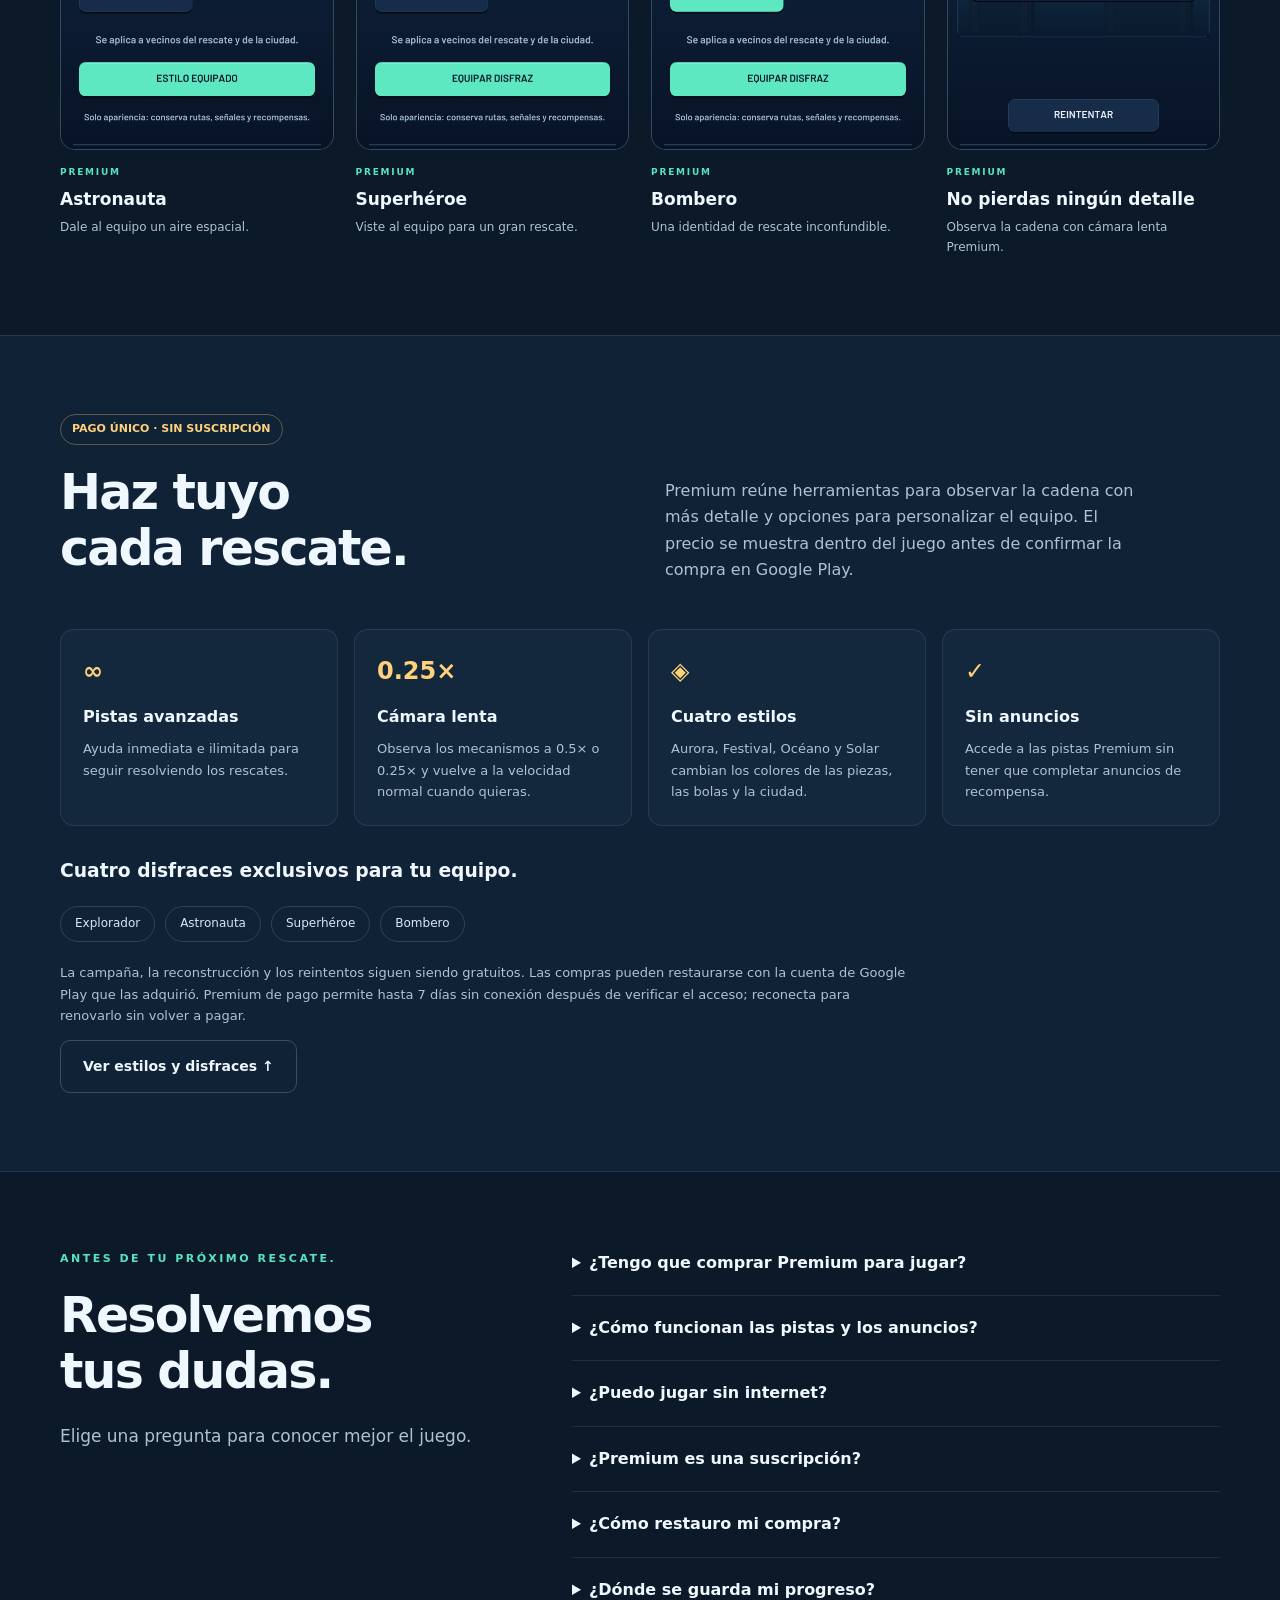
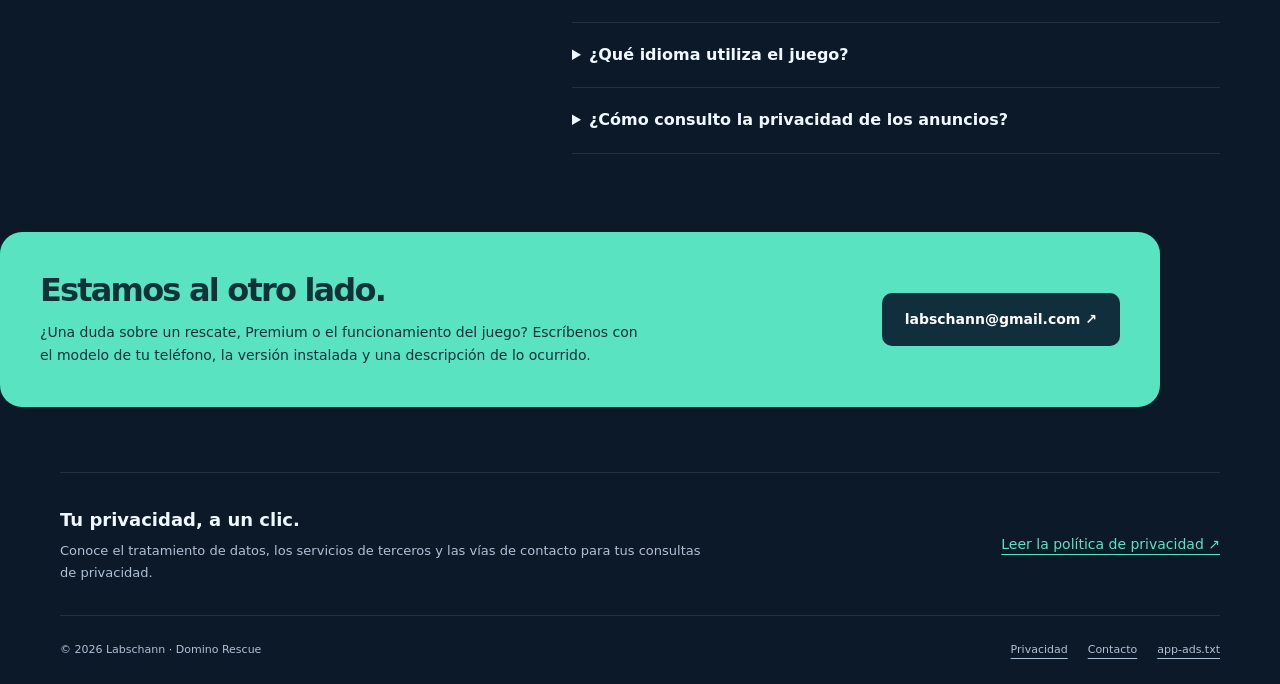
<file: domino-rescue/index.html>
<!doctype html>
<html lang="es"><head><meta charset="utf-8"><meta name="viewport" content="width=device-width,initial-scale=1">
<title>Domino Rescue · Una decisión. Toda una ciudad.</title>
<meta name="description" content="Conoce Domino Rescue para Android: puzles con reacciones en cadena, rescates y reconstrucción. Mira capturas reales y descubre sus estilos y disfraces Premium.">
<meta name="theme-color" content="#0b1929"><link rel="canonical" href="https://labschann.github.io/domino-rescue/">
<meta property="og:title" content="Domino Rescue · Una decisión. Toda una ciudad."><meta property="og:description" content="Planifica el movimiento. Activa la cadena. Completa el rescate."><meta property="og:type" content="website"><meta property="og:url" content="https://labschann.github.io/domino-rescue/"><meta property="og:image" content="https://labschann.github.io/domino-rescue/assets/01-rescate.png">
<style>
:root{color-scheme:dark;--bg:#0b1929;--card:#13283d;--mint:#59e3c0;--gold:#ffd17a;--ink:#eff7ff;--muted:#afc2d5;--line:#ffffff18}
*{box-sizing:border-box}html{scroll-behavior:smooth;scroll-padding-top:100px}body{margin:0;background:var(--bg);color:var(--ink);font:16px/1.65 system-ui,-apple-system,"Segoe UI",sans-serif}a{color:inherit;text-underline-offset:5px}button{font:inherit}a:focus-visible,button:focus-visible,summary:focus-visible{outline:3px solid var(--gold);outline-offset:5px}.wrap{width:min(1160px,calc(100% - 56px));margin:auto}header{border-bottom:1px solid var(--line);position:sticky;top:0;background:#0b1929f5;z-index:10}.nav{min-height:84px;display:flex;align-items:center;gap:30px}.brand{display:flex;align-items:center;gap:12px;text-decoration:none;font-weight:850;font-size:15px;letter-spacing:1px;white-space:nowrap}.mark{width:32px;height:37px;display:flex;gap:5px;align-items:center}.mark i{width:12px;height:30px;border-radius:3px;background:var(--mint);position:relative}.mark i:after{content:"";position:absolute;top:7px;left:4px;width:4px;height:4px;border-radius:50%;background:#122e3f;box-shadow:0 12px #122e3f}.mark i:last-child{background:var(--gold);transform:rotate(-24deg);height:34px}.brand b{color:var(--mint)}.navlinks{display:flex;gap:24px;margin-left:auto;font-size:13px;font-weight:650}.navlinks a{text-decoration:none}.navlinks a:hover{color:var(--mint)}.nav .btn{padding:9px 16px;font-size:12px}.btn{display:inline-flex;align-items:center;justify-content:center;gap:12px;background:var(--mint);color:#082b2b;text-decoration:none;padding:14px 22px;border-radius:10px;font-size:14px;font-weight:800;border:1px solid transparent;min-height:46px;transition:transform .2s}.btn:hover{transform:translateY(-2px)}.btn.alt{background:transparent;color:var(--ink);border-color:#ffffff32}.hero{padding:75px 0 60px;display:grid;grid-template-columns:1.05fr 1fr;gap:50px;align-items:center}.eyebrow{color:var(--mint);font-size:11px;font-weight:800;text-transform:uppercase;letter-spacing:2.5px;margin:0 0 20px}h1{font-size:clamp(50px,6.8vw,86px);letter-spacing:-4px;line-height:1.05;margin:0 0 28px}h1 span{color:var(--mint)}.lead{color:var(--muted);font-size:18px;max-width:475px}.actions{display:flex;gap:12px;flex-wrap:wrap;margin-top:28px}.fine{font-size:12px;color:var(--muted);margin-top:20px;max-width:450px}.hero-art{position:relative;display:flex;align-items:center;justify-content:center;min-height:555px;isolation:isolate}.hero-art:before{content:"";position:absolute;inset:22px -10px 35px;background:radial-gradient(ellipse,#215b60 0,#123443 48%,transparent 72%);z-index:-1}.phone{border:5px solid #2c4960;border-radius:21px;overflow:hidden;box-shadow:0 25px 60px #0006;display:block;background:#102a3b}.phone img{display:block;width:100%;height:auto}.hero-art .one{width:218px;transform:rotate(-7deg);z-index:1}.hero-art .two{width:218px;transform:rotate(7deg);margin-left:-22px;margin-top:60px}.art-label{position:absolute;bottom:0;font-size:11px;color:var(--muted);border:1px solid var(--line);padding:5px 13px;border-radius:30px;background:var(--bg)}.facts{display:grid;grid-template-columns:repeat(3,1fr);border-block:1px solid var(--line);padding:28px 0}.facts div{padding-left:32px;border-left:1px solid var(--line)}.facts div:first-child{padding-left:0;border:0}.facts b{display:block;color:var(--gold);font-size:26px;letter-spacing:-.7px}.facts span{color:var(--muted);font-size:12px}.section{padding:78px 0}h2{font-size:clamp(32px,4vw,49px);line-height:1.15;letter-spacing:-1.8px;margin:0 0 22px}.intro{color:var(--muted);font-size:17px;max-width:660px}.steps{display:grid;grid-template-columns:repeat(3,1fr);gap:35px;margin-top:36px}.step .num{color:var(--gold);font-size:12px;letter-spacing:2px;font-weight:800;border-bottom:1px solid var(--line);padding-bottom:14px}.step h3{font-size:23px;letter-spacing:-.6px;margin:20px 0 10px}.step p{color:var(--muted);font-size:15px;margin:0}.city{background:linear-gradient(120deg,#173e4c,#13283d);border:1px solid #59e3c030;border-radius:24px;padding:44px;display:grid;grid-template-columns:1fr 1fr;gap:50px;align-items:center}.city p{color:var(--muted)}.city .list{display:grid;gap:16px}.city .list div{padding:15px 20px;background:#0b192955;border-left:2px solid var(--mint);border-radius:0 10px 10px 0}.city strong{color:var(--gold);display:block;font-size:15px}.city .list span{font-size:13px;color:var(--muted)}.gallery-header{display:flex;align-items:end;justify-content:space-between;gap:30px}.gallery-header p{max-width:330px;color:var(--muted);font-size:14px}.gallery{display:grid;grid-template-columns:repeat(4,minmax(0,1fr));gap:30px 22px;margin-top:36px}.gallery figure{margin:0;min-width:0}.shot{display:block;position:relative;border-radius:15px;border:1px solid #ffffff26;overflow:hidden;background:var(--card);transition:transform .2s;cursor:zoom-in}.shot:hover{transform:translateY(-5px)}.shot img{width:100%;height:auto;display:block;aspect-ratio:9/16}.zoom{position:absolute;right:10px;top:10px;width:29px;height:29px;border-radius:50%;background:#071c30d9;text-align:center;color:var(--mint);font-weight:800}.gallery small{display:block;color:var(--mint);font-size:9px;letter-spacing:1.8px;font-weight:800;margin-top:15px}.gallery h3{font-size:17px;margin:5px 0}.gallery p{font-size:12px;color:var(--muted);margin:0}.premium-band{background:#102235;border-block:1px solid var(--line)}.premium-head{display:grid;grid-template-columns:1fr 1fr;gap:50px;align-items:end}.premium-head p{color:var(--muted);max-width:480px}.pill{display:inline-block;font-size:11px;font-weight:750;border:1px solid #ffd17a50;color:var(--gold);padding:5px 11px;border-radius:30px;margin-bottom:20px}.benefits{display:grid;grid-template-columns:repeat(4,1fr);gap:16px;margin:30px 0}.benefit{border:1px solid var(--line);border-radius:14px;background:var(--card);padding:22px}.benefit .symbol{color:var(--gold);font-weight:800;font-size:24px}.benefit h3{font-size:16px;margin:12px 0 8px}.benefit p{font-size:13px;color:var(--muted);margin:0}.costumes{display:flex;gap:10px;flex-wrap:wrap;margin:20px 0}.costumes span{border:1px solid #ffffff25;padding:7px 14px;border-radius:30px;font-size:12px;color:#d8e7f4}.premium-note{font-size:13px;color:var(--muted);max-width:850px}.faq{display:grid;grid-template-columns:.8fr 1.2fr;gap:80px}.faq details{padding:19px 0;border-bottom:1px solid var(--line)}.faq details:first-child{padding-top:0}.faq summary{cursor:pointer;font-weight:650;font-size:16px}.faq details p{color:var(--muted);font-size:14px;padding-right:15px}.support{background:var(--mint);color:#103238;border-radius:22px;padding:40px;display:flex;justify-content:space-between;align-items:center;gap:35px;margin:0 0 65px}.support h2{font-size:32px;margin-bottom:12px}.support p{font-size:14px;max-width:600px;margin:0}.support .btn{background:#102e3c;color:white;white-space:nowrap}.privacy{padding:32px 0;border-top:1px solid var(--line);display:flex;justify-content:space-between;gap:30px;align-items:center}.privacy h3{font-size:18px;margin:0 0 6px}.privacy p{font-size:13px;color:var(--muted);max-width:650px;margin:0}.privacy a{color:var(--mint);font-size:14px;white-space:nowrap}footer{padding:25px 0;border-top:1px solid var(--line);color:var(--muted);font-size:11px;display:flex;justify-content:space-between;gap:20px;flex-wrap:wrap}.footlinks{display:flex;gap:20px}.skip{position:fixed;top:-80px;left:16px;z-index:30;background:white;color:black;padding:12px}.skip:focus{top:10px}dialog{max-width:95vw;max-height:95dvh;border:1px solid #ffffff30;border-radius:16px;background:var(--bg);color:var(--ink);padding:14px;box-shadow:0 30px 100px #0008}dialog::backdrop{background:#020b16e8}.dialog-top{display:flex;justify-content:space-between;gap:20px;align-items:center;margin-bottom:10px;font-size:13px}.dialog-top button{background:var(--card);color:var(--ink);border:1px solid var(--line);border-radius:8px;min-width:44px;min-height:40px;cursor:pointer}dialog img{display:block;max-height:calc(90dvh - 65px);max-width:85vw;width:auto;border-radius:5px}
@media(max-width:1000px){.hero{gap:22px}.hero-art .one,.hero-art .two{width:185px}.hero-art{min-height:475px}.navlinks{gap:17px}.nav{gap:20px}.benefits{grid-template-columns:repeat(2,1fr)}.city{gap:28px;padding:32px}.faq{gap:40px}}@media(max-width:760px){.wrap{width:calc(100% - 36px)}.nav{min-height:74px;flex-wrap:wrap;padding:15px 0;gap:12px}.navlinks{order:3;width:100%;justify-content:space-between;gap:10px;font-size:12px}.nav>.btn{margin-left:auto;min-height:36px;padding:6px 12px}.hero{grid-template-columns:1fr;padding:44px 0 32px;gap:18px}h1{font-size:clamp(48px,12vw,76px);letter-spacing:-2.5px}.lead{font-size:16px}.hero-art{width:100%;max-width:470px;margin:auto;min-height:530px}.hero-art .one,.hero-art .two{width:45%}.art-label{font-size:10px}.facts b{font-size:20px}.facts div{padding-left:17px}.facts span{font-size:11px}.section{padding:54px 0}.steps,.city,.premium-head,.faq{grid-template-columns:1fr}.steps{gap:27px}.city{padding:28px;gap:15px}.gallery-header{display:block}.gallery-header p{max-width:none}.gallery{grid-template-columns:repeat(2,minmax(0,1fr));gap:28px 14px}.gallery h3{font-size:15px}.premium-head{gap:0}.benefits{gap:12px}.benefit{padding:18px}.faq{gap:20px}.support{flex-direction:column;align-items:flex-start;padding:28px;gap:23px;margin-bottom:40px}.support .btn{white-space:normal;max-width:100%;word-break:break-word}.privacy{align-items:flex-start;flex-direction:column;gap:16px}.nav .brand{font-size:12px}.nav .btn{font-size:11px}.fine{font-size:11px}}@media(max-width:390px){.hero-art{min-height:450px}.brand{gap:9px}.facts b{font-size:18px}.benefits{grid-template-columns:1fr}.actions .btn{width:100%}}@media(prefers-reduced-motion:reduce){html{scroll-behavior:auto}*{transition:none!important}}
</style></head>
<body><a class="skip" href="#contenido">Ir al contenido</a>
<header><nav class="wrap nav" aria-label="Navegación principal"><a href="./" class="brand"><span class="mark" aria-hidden="true"><i></i><i></i></span><span>DOMINO <b>RESCUE</b></span></a><div class="navlinks"><a href="#juego">El juego</a><a href="#capturas">Capturas</a><a href="#premium">Premium</a><a href="#preguntas">Preguntas</a></div><a class="btn alt" href="#soporte">Soporte ↗</a></nav></header>
<main id="contenido">
<div class="wrap"><section class="hero"><div><p class="eyebrow">Un pequeño movimiento. Un gran rescate.</p><h1>Una decisión.<br><span>Toda una<br>ciudad.</span></h1><p class="lead">Gira una rampa. Activa los dominós. Conecta mecanismos y abre el camino a un rescate que empieza contigo.</p><div class="actions"><a class="btn" href="#capturas">Ver el juego <span aria-hidden="true">↓</span></a><a class="btn alt" href="#premium">Descubrir Premium</a></div><p class="fine">Un juego de lógica para Android · Anuncios voluntarios para obtener ayuda y una compra opcional de Premium.</p></div><div class="hero-art" aria-label="Capturas reales de Domino Rescue"><div class="phone one"><img src="assets/01-rescate.png" width="1080" height="1920" alt="Rescate Techo del mercado: prepara la rampa para activar los dominós" fetchpriority="high"></div><div class="phone two"><img src="assets/02-ciudad.png" width="1080" height="1920" alt="La ciudad de Domino Rescue y sus lugares para reconstruir"></div><span class="art-label">Capturas reales tomadas en un teléfono Android · Versión 1.0</span></div></section><div class="facts"><div><b>Piensa a tu ritmo</b><span>Planifica antes de activar</span></div><div><b>Vuelve a intentarlo</b><span>Reintentos sin pagar</span></div><div><b>Deja tu huella</b><span>Rescata y reconstruye</span></div></div></div>
<section id="juego" class="section wrap"><p class="eyebrow">Fácil de entender. Satisfactorio de resolver.</p><h2>Encuentra el movimiento<br>que conecta todo.</h2><p class="intro">Cada escenario es una pequeña máquina de rescate. Observa las rutas, ajusta el mecanismo y sigue la reacción: una bola mueve la primera pieza; las siguientes pueden abrir un paso o accionar un desagüe.</p><div class="steps"><article class="step"><div class="num">01 / OBSERVA</div><h3>Lee el escenario.</h3><p>Localiza a las personas, la zona segura y las piezas que conectan el recorrido. Puedes pensar antes de ponerlo en marcha.</p></article><article class="step"><div class="num">02 / DECIDE</div><h3>Ajusta y activa.</h3><p>Prepara la rampa o el mecanismo del nivel. Ese movimiento pone en marcha la cadena de dominós y contrapesos.</p></article><article class="step"><div class="num">03 / RESCATA</div><h3>Sigue la reacción.</h3><p>Observa si la cadena completa los objetivos. Si algo falla, ajusta tu idea y vuelve a intentarlo; las pistas te ayudan a avanzar.</p></article></div></section>
<section class="wrap city" aria-labelledby="ciudad"><div><p class="eyebrow">Tu progreso tiene un lugar.</p><h2 id="ciudad">Una ciudad<br>que vuelve a vivir.</h2><p>Completar rescates también significa avanzar en la reconstrucción. Regresa a la ciudad, revisa tus recursos y recupera sus espacios.</p></div><div class="list"><div><strong>Rescata a sus habitantes</strong><span>Completa los objetivos y abre la ruta a una zona segura.</span></div><div><strong>Recupera sus lugares</strong><span>Usa los materiales obtenidos para seguir reconstruyendo.</span></div><div><strong>Sigue tu progreso</strong><span>Consulta el mapa y decide cuál será tu siguiente rescate.</span></div></div></section>
<section id="capturas" class="section wrap"><div class="gallery-header"><div><p class="eyebrow">Así se ve. Así se juega.</p><h2>Dentro de Domino Rescue.</h2></div><p>Ocho capturas reales de la versión 1.0. Toca cualquiera para verla en detalle; las funciones Premium se identifican debajo.</p></div><div class="gallery"><figure><a class="shot" href="assets/01-rescate.png" data-caption="Activa el rescate" aria-label="Ampliar: Activa el rescate"><img src="assets/01-rescate.png" width="1080" height="1920" loading="lazy" decoding="async" alt="Escenario real Techo del mercado, con rampa, dominós y vecinos"><span class="zoom" aria-hidden="true">↗</span></a><figcaption><small>EL JUEGO</small><h3>Activa el rescate</h3><p>Mecanismos, dominós y rutas conectadas.</p></figcaption></figure>
<figure><a class="shot" href="assets/02-ciudad.png" data-caption="Devuelve la vida a la ciudad" aria-label="Ampliar: Devuelve la vida a la ciudad"><img src="assets/02-ciudad.png" width="1080" height="1920" loading="lazy" decoding="async" alt="Pantalla real de reconstrucción de la ciudad"><span class="zoom" aria-hidden="true">↗</span></a><figcaption><small>EL JUEGO</small><h3>Devuelve la vida a la ciudad</h3><p>Rescates que se convierten en reconstrucción.</p></figcaption></figure>
<figure><a class="shot" href="assets/03-premium-ventajas-y-estilos.png" data-caption="Descubre Premium" aria-label="Ampliar: Descubre Premium"><img src="assets/03-premium-ventajas-y-estilos.png" width="1080" height="1920" loading="lazy" decoding="async" alt="Pantalla real de las ventajas Premium"><span class="zoom" aria-hidden="true">↗</span></a><figcaption><small>PREMIUM</small><h3>Descubre Premium</h3><p>Pistas, estilos y disfraces en un solo pago.</p></figcaption></figure>
<figure><a class="shot" href="assets/04-premium-explorador.png" data-caption="Explorador" aria-label="Ampliar: Explorador"><img src="assets/04-premium-explorador.png" width="1080" height="1920" loading="lazy" decoding="async" alt="Disfraz Premium Explorador en el vestuario"><span class="zoom" aria-hidden="true">↗</span></a><figcaption><small>PREMIUM</small><h3>Explorador</h3><p>Un estilo para tu próxima aventura.</p></figcaption></figure>
<figure><a class="shot" href="assets/05-premium-astronauta.png" data-caption="Astronauta" aria-label="Ampliar: Astronauta"><img src="assets/05-premium-astronauta.png" width="1080" height="1920" loading="lazy" decoding="async" alt="Disfraz Premium Astronauta en el vestuario"><span class="zoom" aria-hidden="true">↗</span></a><figcaption><small>PREMIUM</small><h3>Astronauta</h3><p>Dale al equipo un aire espacial.</p></figcaption></figure>
<figure><a class="shot" href="assets/06-premium-superheroe.png" data-caption="Superhéroe" aria-label="Ampliar: Superhéroe"><img src="assets/06-premium-superheroe.png" width="1080" height="1920" loading="lazy" decoding="async" alt="Disfraz Premium Superhéroe en el vestuario"><span class="zoom" aria-hidden="true">↗</span></a><figcaption><small>PREMIUM</small><h3>Superhéroe</h3><p>Viste al equipo para un gran rescate.</p></figcaption></figure>
<figure><a class="shot" href="assets/07-premium-bombero.png" data-caption="Bombero" aria-label="Ampliar: Bombero"><img src="assets/07-premium-bombero.png" width="1080" height="1920" loading="lazy" decoding="async" alt="Disfraz Premium Bombero en el vestuario"><span class="zoom" aria-hidden="true">↗</span></a><figcaption><small>PREMIUM</small><h3>Bombero</h3><p>Una identidad de rescate inconfundible.</p></figcaption></figure>
<figure><a class="shot" href="assets/08-premium-camara-lenta.png" data-caption="No pierdas ningún detalle" aria-label="Ampliar: No pierdas ningún detalle"><img src="assets/08-premium-camara-lenta.png" width="1080" height="1920" loading="lazy" decoding="async" alt="Control real de cámara lenta Premium"><span class="zoom" aria-hidden="true">↗</span></a><figcaption><small>PREMIUM</small><h3>No pierdas ningún detalle</h3><p>Observa la cadena con cámara lenta Premium.</p></figcaption></figure></div></section>
<section id="premium" class="premium-band"><div class="section wrap"><div class="premium-head"><div><span class="pill">PAGO ÚNICO · SIN SUSCRIPCIÓN</span><h2>Haz tuyo<br>cada rescate.</h2></div><p>Premium reúne herramientas para observar la cadena con más detalle y opciones para personalizar el equipo. El precio se muestra dentro del juego antes de confirmar la compra en Google Play.</p></div><div class="benefits"><article class="benefit"><div class="symbol" aria-hidden="true">∞</div><h3>Pistas avanzadas</h3><p>Ayuda inmediata e ilimitada para seguir resolviendo los rescates.</p></article><article class="benefit"><div class="symbol" aria-hidden="true">0.25×</div><h3>Cámara lenta</h3><p>Observa los mecanismos a 0.5× o 0.25× y vuelve a la velocidad normal cuando quieras.</p></article><article class="benefit"><div class="symbol" aria-hidden="true">◈</div><h3>Cuatro estilos</h3><p>Aurora, Festival, Océano y Solar cambian los colores de las piezas, las bolas y la ciudad.</p></article><article class="benefit"><div class="symbol" aria-hidden="true">✓</div><h3>Sin anuncios</h3><p>Accede a las pistas Premium sin tener que completar anuncios de recompensa.</p></article></div><h3>Cuatro disfraces exclusivos para tu equipo.</h3><div class="costumes"><span>Explorador</span><span>Astronauta</span><span>Superhéroe</span><span>Bombero</span></div><p class="premium-note">La campaña, la reconstrucción y los reintentos siguen siendo gratuitos. Las compras pueden restaurarse con la cuenta de Google Play que las adquirió. Premium de pago permite hasta 7 días sin conexión después de verificar el acceso; reconecta para renovarlo sin volver a pagar.</p><a class="btn alt" href="#capturas">Ver estilos y disfraces ↑</a></div></section>
<section id="preguntas" class="section wrap faq"><div><p class="eyebrow">Antes de tu próximo rescate.</p><h2>Resolvemos<br>tus dudas.</h2><p class="intro">Elige una pregunta para conocer mejor el juego.</p></div><div><details><summary>¿Tengo que comprar Premium para jugar?</summary><p>No. La campaña, la reconstrucción y los reintentos son gratuitos. Premium es una compra opcional para las ventajas y apariencias indicadas en esta página.</p></details><details><summary>¿Cómo funcionan las pistas y los anuncios?</summary><p>La primera pista es gratuita. Puedes obtener ayuda adicional al reintentar y, cuando esté disponible, completar voluntariamente un anuncio para recibir la pista avanzada. Premium ofrece pistas avanzadas inmediatas sin anuncios.</p></details><details><summary>¿Puedo jugar sin internet?</summary><p>Puedes jugar los rescates y usar la ayuda gratuita sin conexión. Los anuncios, las compras y su restauración requieren internet. El acceso Premium de pago necesita reconectarse periódicamente para renovar su verificación.</p></details><details><summary>¿Premium es una suscripción?</summary><p>No. Es un pago único gestionado por Google Play. Revisa el precio que aparece en el juego antes de confirmar la compra.</p></details><details><summary>¿Cómo restauro mi compra?</summary><p>Abre la pantalla Premium y pulsa «Restaurar compras» con conexión a internet y la misma cuenta de Google Play que utilizaste al comprar. Si necesitas ayuda, contacta con soporte sin enviar contraseñas ni datos bancarios.</p></details><details><summary>¿Dónde se guarda mi progreso?</summary><p>El progreso se guarda en el dispositivo. Tenlo en cuenta antes de borrar los datos de la aplicación o desinstalarla. Restaurar una compra Premium no equivale a recuperar el progreso de las partidas.</p></details><details><summary>¿Qué idioma utiliza el juego?</summary><p>La aplicación toma inicialmente el idioma del dispositivo y dispone de textos en español e inglés.</p></details><details><summary>¿Cómo consulto la privacidad de los anuncios?</summary><p>En los ajustes del juego encontrarás el acceso de privacidad de los anuncios para gestionar las opciones que estén disponibles en tu región. Puedes consultar también la política de privacidad desde el enlace al final de esta página.</p></details></div></section>
<section id="soporte" class="wrap support"><div><h2>Estamos al otro lado.</h2><p>¿Una duda sobre un rescate, Premium o el funcionamiento del juego? Escríbenos con el modelo de tu teléfono, la versión instalada y una descripción de lo ocurrido.</p></div><a class="btn" href="mailto:labschann@gmail.com">labschann@gmail.com ↗</a></section>
<section class="wrap privacy" aria-label="Privacidad"><div><h3>Tu privacidad, a un clic.</h3><p>Conoce el tratamiento de datos, los servicios de terceros y las vías de contacto para tus consultas de privacidad.</p></div><a href="https://labschann.github.io/domino-rescue-privacidad/">Leer la política de privacidad ↗</a></section>
</main><footer class="wrap"><span>© 2026 Labschann · Domino Rescue</span><div class="footlinks"><a href="https://labschann.github.io/domino-rescue-privacidad/">Privacidad</a><a href="mailto:labschann@gmail.com">Contacto</a><a href="/app-ads.txt">app-ads.txt</a></div></footer>
<dialog id="viewer" aria-labelledby="viewer-title"><div class="dialog-top"><span id="viewer-title">Captura del juego</span><button type="button" id="close-viewer" aria-label="Cerrar captura ampliada">✕</button></div><img id="viewer-image" alt=""></dialog>
<script>
const viewer=document.getElementById('viewer'),large=document.getElementById('viewer-image');
document.querySelectorAll('.shot').forEach(link=>link.addEventListener('click',e=>{if(typeof viewer.showModal!=='function')return;e.preventDefault();large.src=link.href;large.alt=link.querySelector('img').alt;document.getElementById('viewer-title').textContent=link.dataset.caption;viewer.showModal()}));
document.getElementById('close-viewer').addEventListener('click',()=>viewer.close());
viewer.addEventListener('click',e=>{if(e.target!==viewer)return;const r=viewer.getBoundingClientRect();if(e.clientX<r.left||e.clientX>r.right||e.clientY<r.top||e.clientY>r.bottom)viewer.close()});
</script></body></html>
</file>
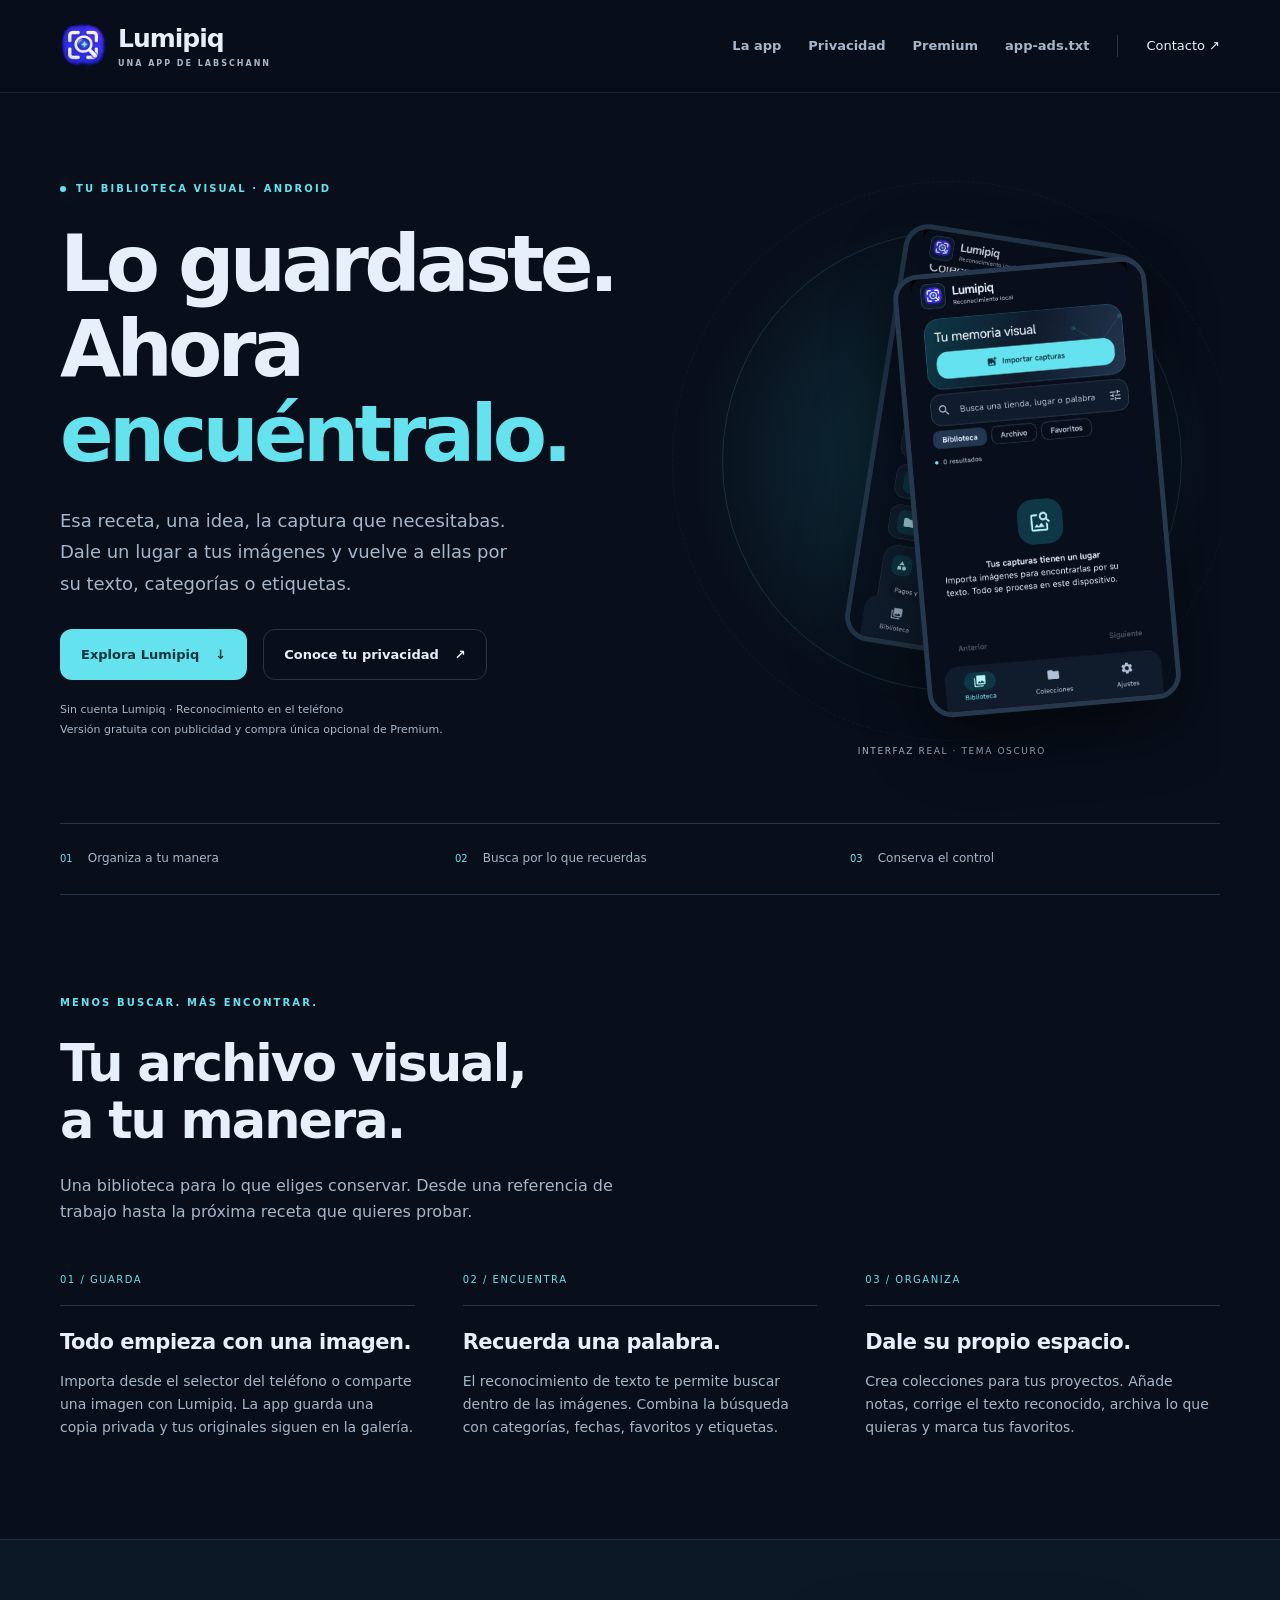
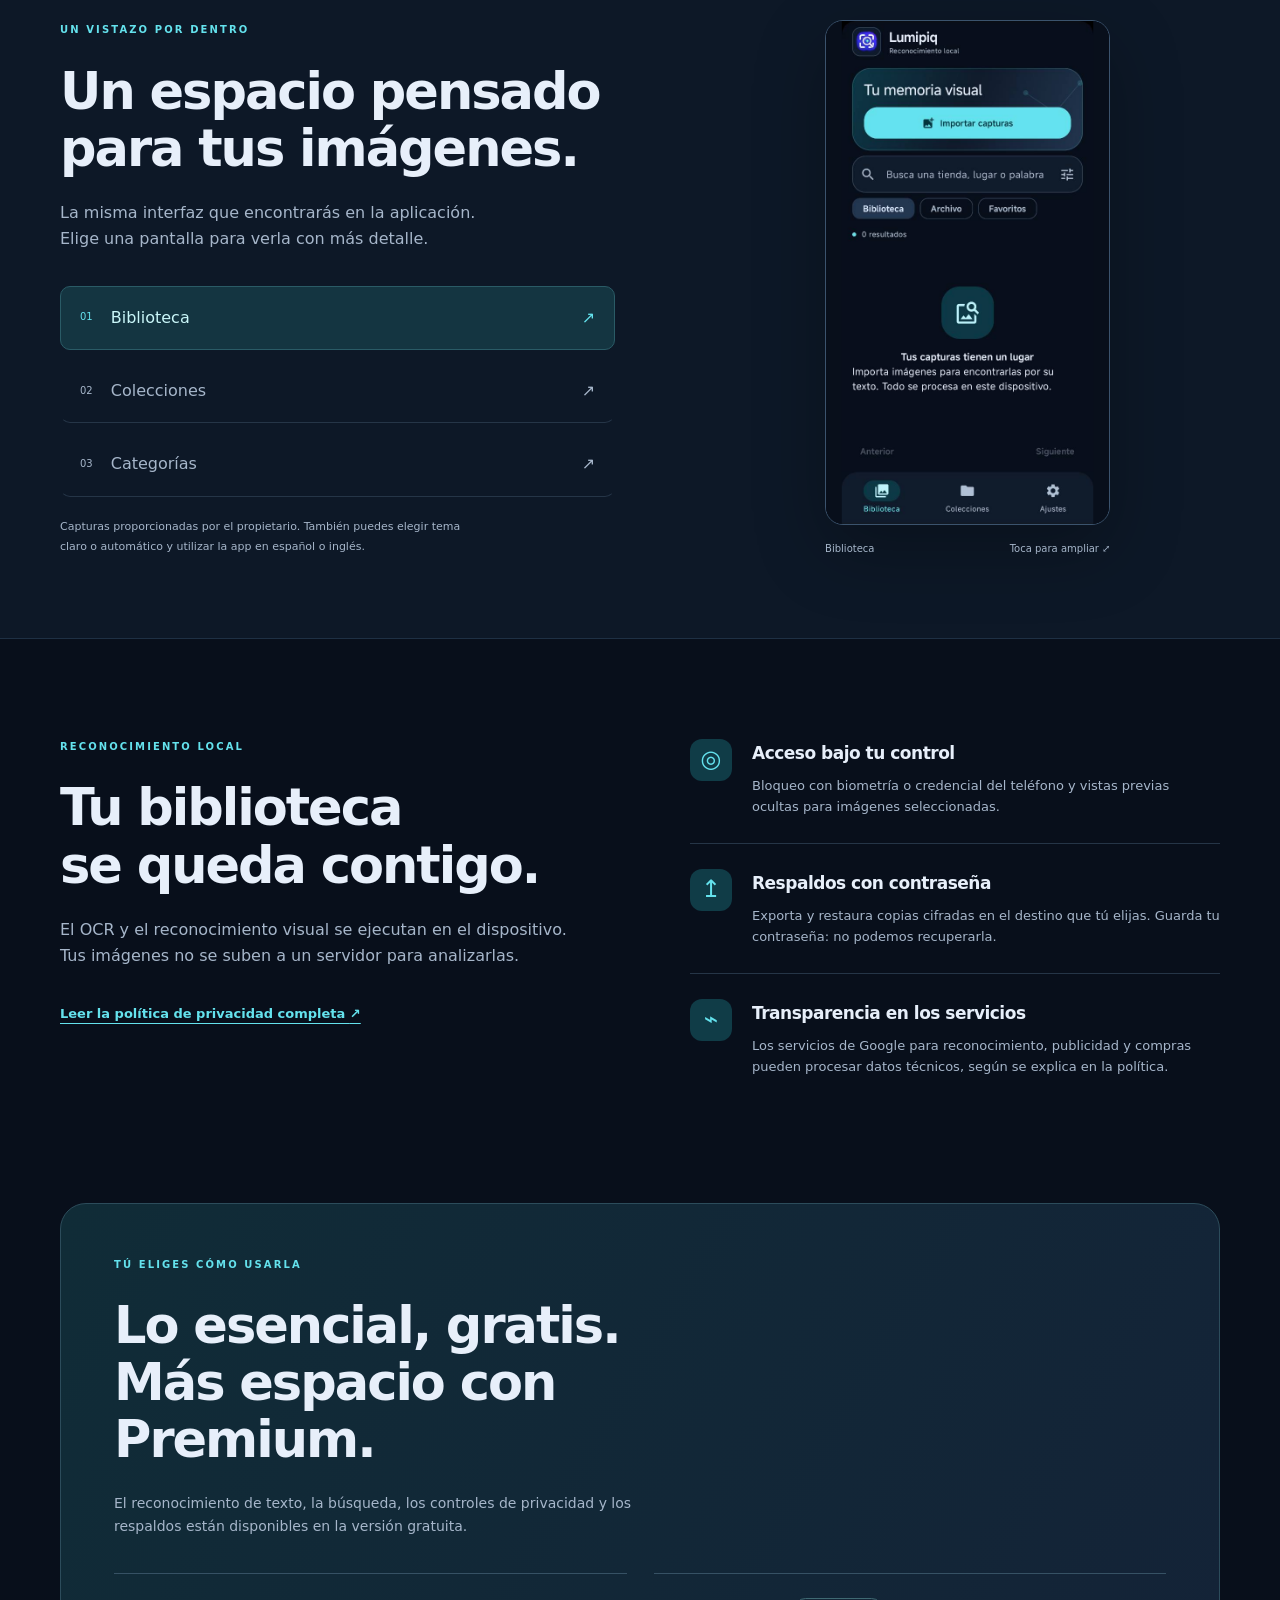
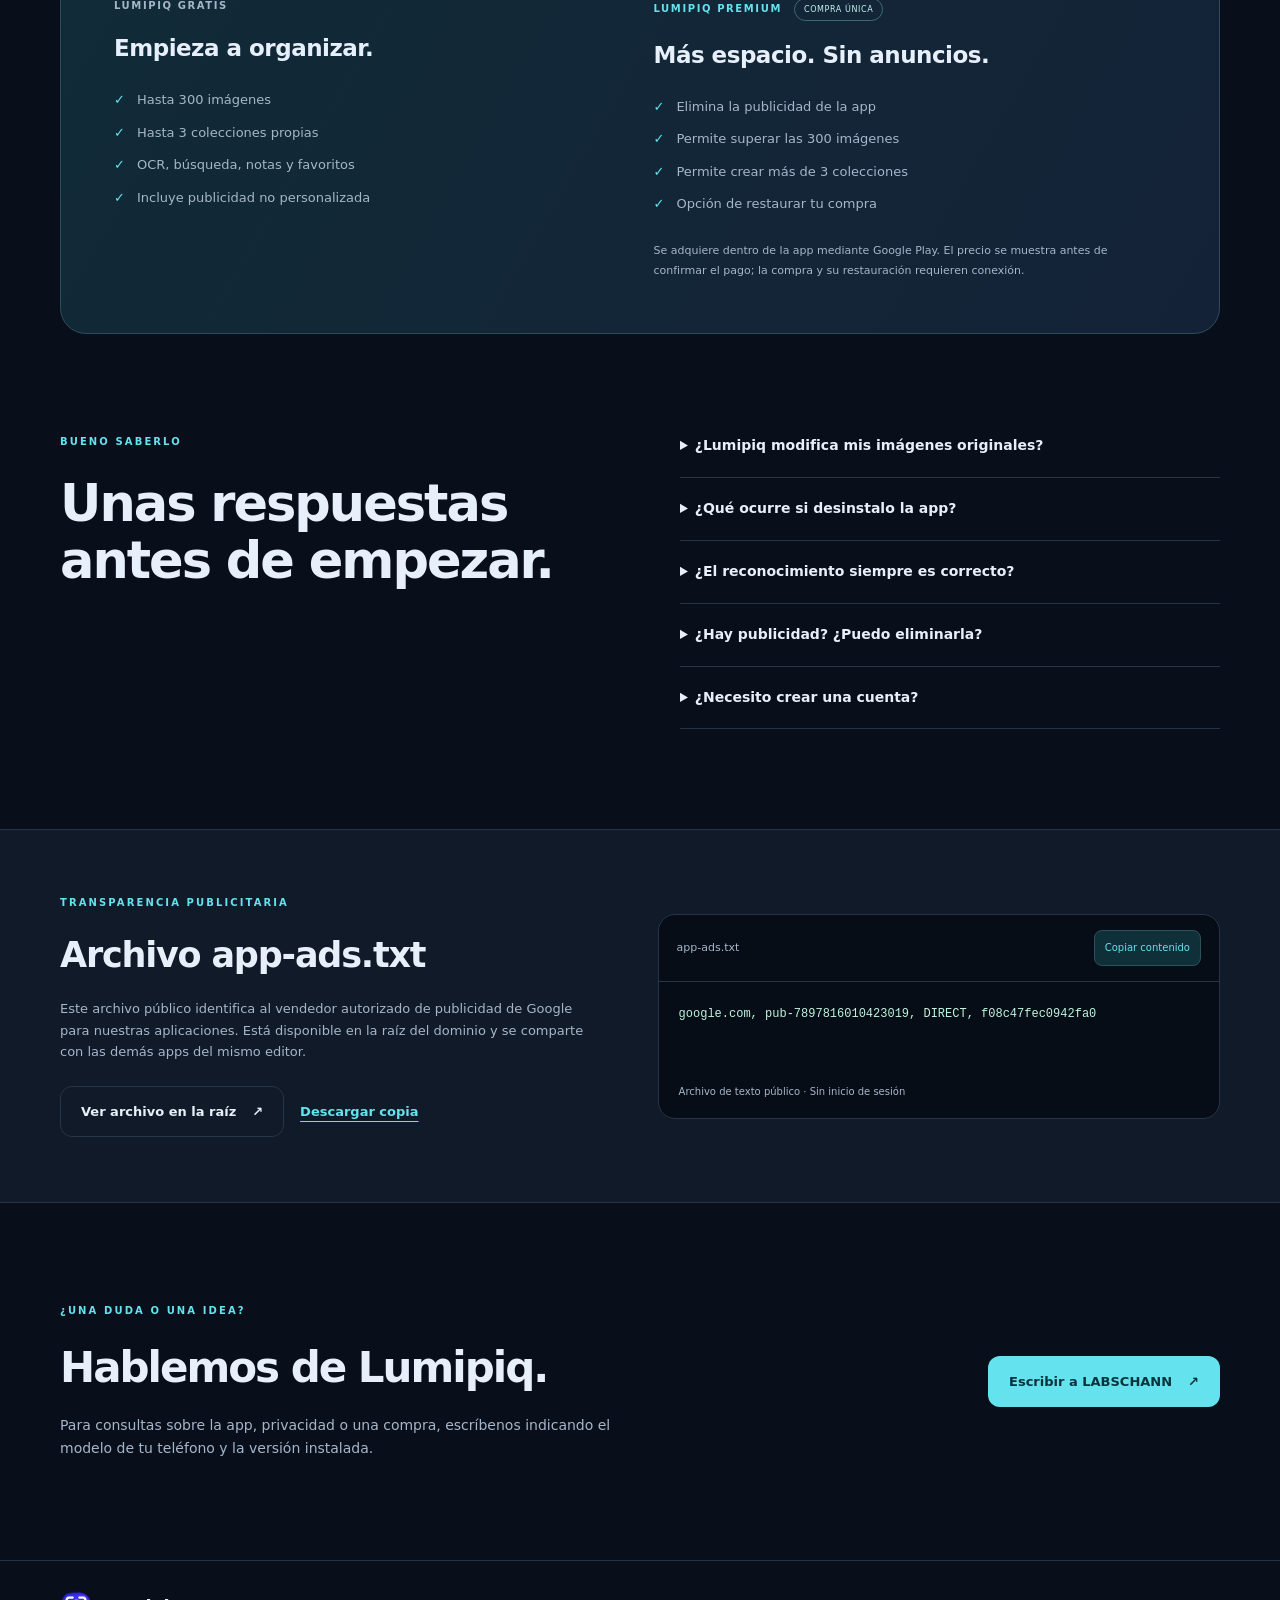
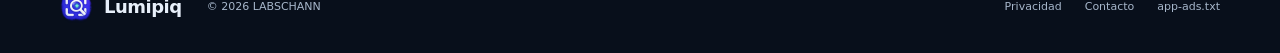
<file: lumipiq/index.html>
<!doctype html>
<html lang="es">
<head>
  <meta charset="utf-8">
  <meta name="viewport" content="width=device-width,initial-scale=1">
  <meta name="description" content="Lumipiq: organiza tus capturas e imágenes y encuéntralas por su texto, categorías y etiquetas. Reconocimiento local, colecciones y Premium sin anuncios.">
  <meta name="theme-color" content="#080f1b">
  <meta name="referrer" content="strict-origin-when-cross-origin">
  <title>Lumipiq · Encuentra lo que guardas</title>
  <link rel="canonical" href="https://labschann.github.io/lumipiq/">
  <link rel="icon" type="image/png" href="lumipiq-icon.png">
  <meta property="og:title" content="Lumipiq · Encuentra lo que guardas">
  <meta property="og:description" content="Tus capturas tienen un lugar. Organiza, reconoce y vuelve a encontrar lo importante.">
  <meta property="og:type" content="website">
  <meta property="og:url" content="https://labschann.github.io/lumipiq/">
  <meta property="og:image" content="https://labschann.github.io/lumipiq/lumipiq-icon.png">
  <link rel="stylesheet" href="main.css">
  <script src="main.js" defer></script>
</head>
<body>
  <a class="skip" href="#contenido">Ir al contenido</a>
  <header class="header">
    <div class="wrap header-inner">
      <a class="brand" href="#inicio" aria-label="Lumipiq, inicio"><img src="lumipiq-icon.png" width="46" height="46" alt=""><span>Lumipiq<small>UNA APP DE LABSCHANN</small></span></a>
      <nav aria-label="Navegación principal"><a href="#descubre">La app</a><a href="#privacidad">Privacidad</a><a href="#premium">Premium</a><a href="#publicidad">app-ads.txt</a></nav>
      <a class="contact-link" href="mailto:LABSCHANN@GMAIL.COM">Contacto <span aria-hidden="true">↗</span></a>
    </div>
  </header>
  <main id="contenido">
    <section class="hero wrap" id="inicio" aria-labelledby="titulo">
      <div class="hero-copy">
        <p class="eyebrow"><span class="status-dot" aria-hidden="true"></span> TU BIBLIOTECA VISUAL · ANDROID</p>
        <h1 id="titulo">Lo guardaste.<br>Ahora <em>encuéntralo.</em></h1>
        <p class="lead">Esa receta, una idea, la captura que necesitabas. Dale un lugar a tus imágenes y vuelve a ellas por su texto, categorías o etiquetas.</p>
        <div class="actions"><a class="button" href="#descubre">Explora Lumipiq <span aria-hidden="true">↓</span></a><a class="button secondary" href="privacidad.html">Conoce tu privacidad <span aria-hidden="true">↗</span></a></div>
        <p class="fine">Sin cuenta Lumipiq · Reconocimiento en el teléfono<br>Versión gratuita con publicidad y compra única opcional de Premium.</p>
      </div>
      <div class="hero-art" aria-label="Pantallas reales de Lumipiq">
        <div class="orbit orbit-one" aria-hidden="true"></div><div class="orbit orbit-two" aria-hidden="true"></div>
        <figure class="phone phone-back"><img src="colecciones.png" width="648" height="1152" alt="Colecciones de Lumipiq en tema oscuro, con carpetas para ideas, recetas y viajes"></figure>
        <figure class="phone phone-front"><img src="biblioteca.png" width="648" height="1152" alt="Biblioteca real de Lumipiq: importar capturas, buscar y filtrar favoritos"></figure>
        <span class="art-caption">INTERFAZ REAL · TEMA OSCURO</span>
      </div>
    </section>

    <div class="wrap principles" aria-label="Funciones principales"><span><b>01</b> Organiza a tu manera</span><span><b>02</b> Busca por lo que recuerdas</span><span><b>03</b> Conserva el control</span></div>

    <section class="section wrap discover" id="descubre" aria-labelledby="descubre-titulo">
      <div class="section-heading"><p class="eyebrow">MENOS BUSCAR. MÁS ENCONTRAR.</p><h2 id="descubre-titulo">Tu archivo visual,<br>a tu manera.</h2><p>Una biblioteca para lo que eliges conservar. Desde una referencia de trabajo hasta la próxima receta que quieres probar.</p></div>
      <div class="steps">
        <article><span class="step-number">01 / GUARDA</span><h3>Todo empieza con una imagen.</h3><p>Importa desde el selector del teléfono o comparte una imagen con Lumipiq. La app guarda una copia privada y tus originales siguen en la galería.</p></article>
        <article><span class="step-number">02 / ENCUENTRA</span><h3>Recuerda una palabra.</h3><p>El reconocimiento de texto te permite buscar dentro de las imágenes. Combina la búsqueda con categorías, fechas, favoritos y etiquetas.</p></article>
        <article><span class="step-number">03 / ORGANIZA</span><h3>Dale su propio espacio.</h3><p>Crea colecciones para tus proyectos. Añade notas, corrige el texto reconocido, archiva lo que quieras y marca tus favoritos.</p></article>
      </div>
    </section>

    <section class="showcase" aria-labelledby="pantallas-titulo">
      <div class="wrap showcase-inner">
        <div class="showcase-copy"><p class="eyebrow">UN VISTAZO POR DENTRO</p><h2 id="pantallas-titulo">Un espacio pensado<br>para tus imágenes.</h2><p>La misma interfaz que encontrarás en la aplicación. Elige una pantalla para verla con más detalle.</p>
          <div class="screen-tabs" role="group" aria-label="Pantalla de la aplicación">
            <button type="button" class="screen-tab active" data-image="biblioteca.png" data-caption="Biblioteca" data-alt="Biblioteca de Lumipiq con búsqueda y filtros" aria-pressed="true"><span>01</span> Biblioteca <span aria-hidden="true">↗</span></button>
            <button type="button" class="screen-tab" data-image="colecciones.png" data-caption="Colecciones" data-alt="Colecciones de Lumipiq: ideas, recetas y viajes" aria-pressed="false"><span>02</span> Colecciones <span aria-hidden="true">↗</span></button>
            <button type="button" class="screen-tab" data-image="categorias.png" data-caption="Categorías" data-alt="Categorías para organizar el contenido de la biblioteca" aria-pressed="false"><span>03</span> Categorías <span aria-hidden="true">↗</span></button>
          </div>
          <p class="fine">Capturas proporcionadas por el propietario. También puedes elegir tema claro o automático y utilizar la app en español o inglés.</p>
        </div>
        <figure class="screen-display"><button type="button" id="expand-screen" aria-label="Ampliar la captura seleccionada"><img id="selected-screen" src="biblioteca.png" width="648" height="1152" loading="lazy" alt="Biblioteca de Lumipiq con búsqueda y filtros"></button><figcaption><span id="screen-caption">Biblioteca</span><span>Toca para ampliar <span aria-hidden="true">⤢</span></span></figcaption></figure>
      </div>
    </section>

    <section class="section wrap privacy" id="privacidad" aria-labelledby="privacidad-titulo">
      <div><p class="eyebrow">RECONOCIMIENTO LOCAL</p><h2 id="privacidad-titulo">Tu biblioteca<br>se queda contigo.</h2><p class="intro">El OCR y el reconocimiento visual se ejecutan en el dispositivo. Tus imágenes no se suben a un servidor para analizarlas.</p><a class="text-link" href="privacidad.html">Leer la política de privacidad completa <span aria-hidden="true">↗</span></a></div>
      <div class="privacy-points">
        <article><span class="feature-icon" aria-hidden="true">◎</span><div><h3>Acceso bajo tu control</h3><p>Bloqueo con biometría o credencial del teléfono y vistas previas ocultas para imágenes seleccionadas.</p></div></article>
        <article><span class="feature-icon" aria-hidden="true">↥</span><div><h3>Respaldos con contraseña</h3><p>Exporta y restaura copias cifradas en el destino que tú elijas. Guarda tu contraseña: no podemos recuperarla.</p></div></article>
        <article><span class="feature-icon" aria-hidden="true">⌁</span><div><h3>Transparencia en los servicios</h3><p>Los servicios de Google para reconocimiento, publicidad y compras pueden procesar datos técnicos, según se explica en la política.</p></div></article>
      </div>
    </section>

    <section class="wrap premium-section" id="premium" aria-labelledby="premium-titulo">
      <div class="premium-intro"><p class="eyebrow">TÚ ELIGES CÓMO USARLA</p><h2 id="premium-titulo">Lo esencial, gratis.<br>Más espacio con Premium.</h2><p>El reconocimiento de texto, la búsqueda, los controles de privacidad y los respaldos están disponibles en la versión gratuita.</p></div>
      <div class="plans">
        <article class="plan"><p class="plan-label">LUMIPIQ GRATIS</p><h3>Empieza a organizar.</h3><ul><li>Hasta 300 imágenes</li><li>Hasta 3 colecciones propias</li><li>OCR, búsqueda, notas y favoritos</li><li>Incluye publicidad no personalizada</li></ul></article>
        <article class="plan premium-plan"><div class="plan-top"><p class="plan-label">LUMIPIQ PREMIUM</p><span class="badge">COMPRA ÚNICA</span></div><h3>Más espacio. Sin anuncios.</h3><ul><li>Elimina la publicidad de la app</li><li>Permite superar las 300 imágenes</li><li>Permite crear más de 3 colecciones</li><li>Opción de restaurar tu compra</li></ul><p class="fine">Se adquiere dentro de la app mediante Google Play. El precio se muestra antes de confirmar el pago; la compra y su restauración requieren conexión.</p></article>
      </div>
    </section>

    <section class="section wrap faq" aria-labelledby="preguntas-titulo"><div><p class="eyebrow">BUENO SABERLO</p><h2 id="preguntas-titulo">Unas respuestas<br>antes de empezar.</h2></div><div>
      <details><summary>¿Lumipiq modifica mis imágenes originales?</summary><p>No. Al importar, Lumipiq guarda una copia privada. Los originales de tu galería permanecen intactos. La copia ocupa espacio adicional.</p></details>
      <details><summary>¿Qué ocurre si desinstalo la app?</summary><p>La biblioteca se guarda localmente. Antes de desinstalar, exporta un respaldo cifrado si quieres conservarla y guarda su contraseña.</p></details>
      <details><summary>¿El reconocimiento siempre es correcto?</summary><p>Puede dar resultados incompletos o incorrectos. Puedes corregir texto, categorías y etiquetas. La estimación opcional de grupos de edad aparente no identifica personas ni verifica su edad real.</p></details>
      <details><summary>¿Hay publicidad? ¿Puedo eliminarla?</summary><p>La versión gratuita incluye anuncios no personalizados. Una compra única opcional de Lumipiq Premium elimina los anuncios y amplía los límites de la biblioteca y de las colecciones.</p></details>
      <details><summary>¿Necesito crear una cuenta?</summary><p>No necesitas una cuenta de Lumipiq. Google Play gestiona las compras opcionales con la cuenta de Google correspondiente.</p></details>
    </div></section>

    <section class="ad-section" id="publicidad" aria-labelledby="ads-titulo"><div class="wrap ad-inner"><div><p class="eyebrow">TRANSPARENCIA PUBLICITARIA</p><h2 id="ads-titulo">Archivo app-ads.txt</h2><p>Este archivo público identifica al vendedor autorizado de publicidad de Google para nuestras aplicaciones. Está disponible en la raíz del dominio y se comparte con las demás apps del mismo editor.</p><div class="actions"><a class="button secondary" href="/app-ads.txt" target="_blank" rel="noopener">Ver archivo en la raíz <span aria-hidden="true">↗</span></a><a class="text-link" href="app-ads.txt" download>Descargar copia</a></div></div><div class="code-panel"><div class="code-heading"><span>app-ads.txt</span><button type="button" id="copy-ads">Copiar contenido</button></div><pre><code id="ads-content">google.com, pub-7897816010423019, DIRECT, f08c47fec0942fa0</code></pre><p id="copy-status" role="status" aria-live="polite">Archivo de texto público · Sin inicio de sesión</p></div></div></section>

    <section class="section wrap support" id="contacto"><div><p class="eyebrow">¿UNA DUDA O UNA IDEA?</p><h2>Hablemos de Lumipiq.</h2><p>Para consultas sobre la app, privacidad o una compra, escríbenos indicando el modelo de tu teléfono y la versión instalada.</p></div><a class="button" href="mailto:LABSCHANN@GMAIL.COM">Escribir a LABSCHANN <span aria-hidden="true">↗</span></a></section>
  </main>
  <footer class="footer"><div class="wrap footer-inner"><a class="brand footer-brand" href="#inicio"><img src="lumipiq-icon.png" width="32" height="32" alt=""><span>Lumipiq</span></a><span>© 2026 LABSCHANN</span><nav aria-label="Enlaces legales"><a href="privacidad.html">Privacidad</a><a href="mailto:LABSCHANN@GMAIL.COM">Contacto</a><a href="/app-ads.txt">app-ads.txt</a></nav></div></footer>
  <dialog id="screen-dialog" aria-labelledby="dialog-title"><div class="dialog-heading"><span id="dialog-title">Biblioteca</span><button type="button" id="close-dialog" aria-label="Cerrar captura ampliada">Cerrar ×</button></div><img id="dialog-image" src="biblioteca.png" alt="Captura ampliada de la biblioteca de Lumipiq"></dialog>
</body>
</html>
</file>
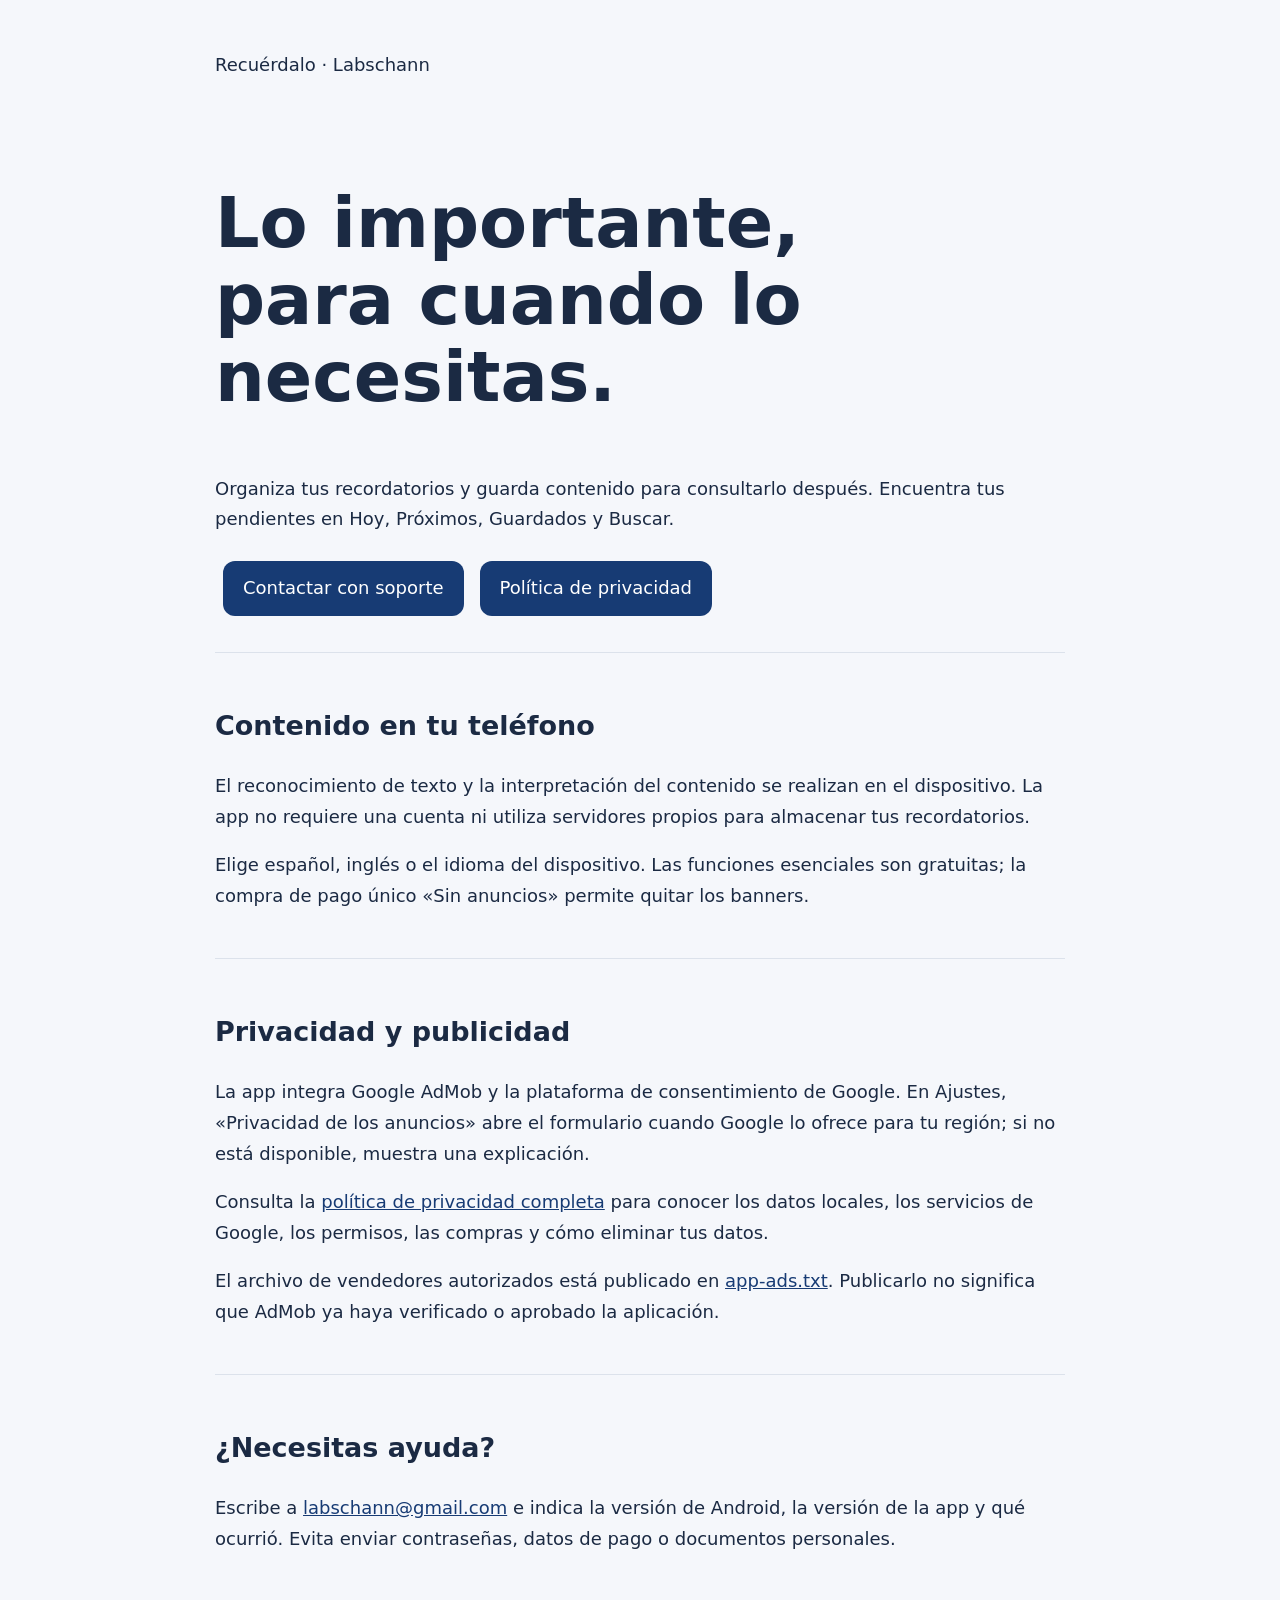
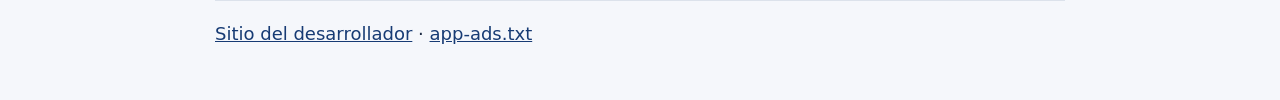
<file: recuerdalo/index.html>
<!doctype html>
<html lang="es"><head><meta charset="utf-8"><meta name="viewport" content="width=device-width,initial-scale=1"><title>Recuérdalo · Soporte y privacidad</title><style>body{margin:0;background:#f5f7fb;color:#1b2a43;font:18px/1.7 system-ui,sans-serif}main{max-width:850px;margin:auto;padding:32px}h1{font-size:clamp(42px,7vw,70px);line-height:1.1}section{padding:28px 0;border-bottom:1px solid #dce2eb}a{color:#173b74}.button{display:inline-block;padding:12px 20px;background:#173b74;color:white;border-radius:12px;text-decoration:none;margin:8px}</style></head><body><main><p>Recuérdalo · Labschann</p><section><h1>Lo importante,<br>para cuando lo necesitas.</h1><p>Organiza tus recordatorios y guarda contenido para consultarlo después. Encuentra tus pendientes en Hoy, Próximos, Guardados y Buscar.</p><a class="button" href="mailto:labschann@gmail.com">Contactar con soporte</a><a class="button" href="https://jyachann.github.io/lumipiq-privacidad/recuerdalo/">Política de privacidad</a></section><section><h2>Contenido en tu teléfono</h2><p>El reconocimiento de texto y la interpretación del contenido se realizan en el dispositivo. La app no requiere una cuenta ni utiliza servidores propios para almacenar tus recordatorios.</p><p>Elige español, inglés o el idioma del dispositivo. Las funciones esenciales son gratuitas; la compra de pago único «Sin anuncios» permite quitar los banners.</p></section><section><h2>Privacidad y publicidad</h2><p>La app integra Google AdMob y la plataforma de consentimiento de Google. En Ajustes, «Privacidad de los anuncios» abre el formulario cuando Google lo ofrece para tu región; si no está disponible, muestra una explicación.</p><p>Consulta la <a href="https://jyachann.github.io/lumipiq-privacidad/recuerdalo/">política de privacidad completa</a> para conocer los datos locales, los servicios de Google, los permisos, las compras y cómo eliminar tus datos.</p><p>El archivo de vendedores autorizados está publicado en <a href="/app-ads.txt">app-ads.txt</a>. Publicarlo no significa que AdMob ya haya verificado o aprobado la aplicación.</p></section><section><h2>¿Necesitas ayuda?</h2><p>Escribe a <a href="mailto:labschann@gmail.com">labschann@gmail.com</a> e indica la versión de Android, la versión de la app y qué ocurrió. Evita enviar contraseñas, datos de pago o documentos personales.</p></section><p><a href="/">Sitio del desarrollador</a> · <a href="/app-ads.txt">app-ads.txt</a></p></main></body></html>
</file>
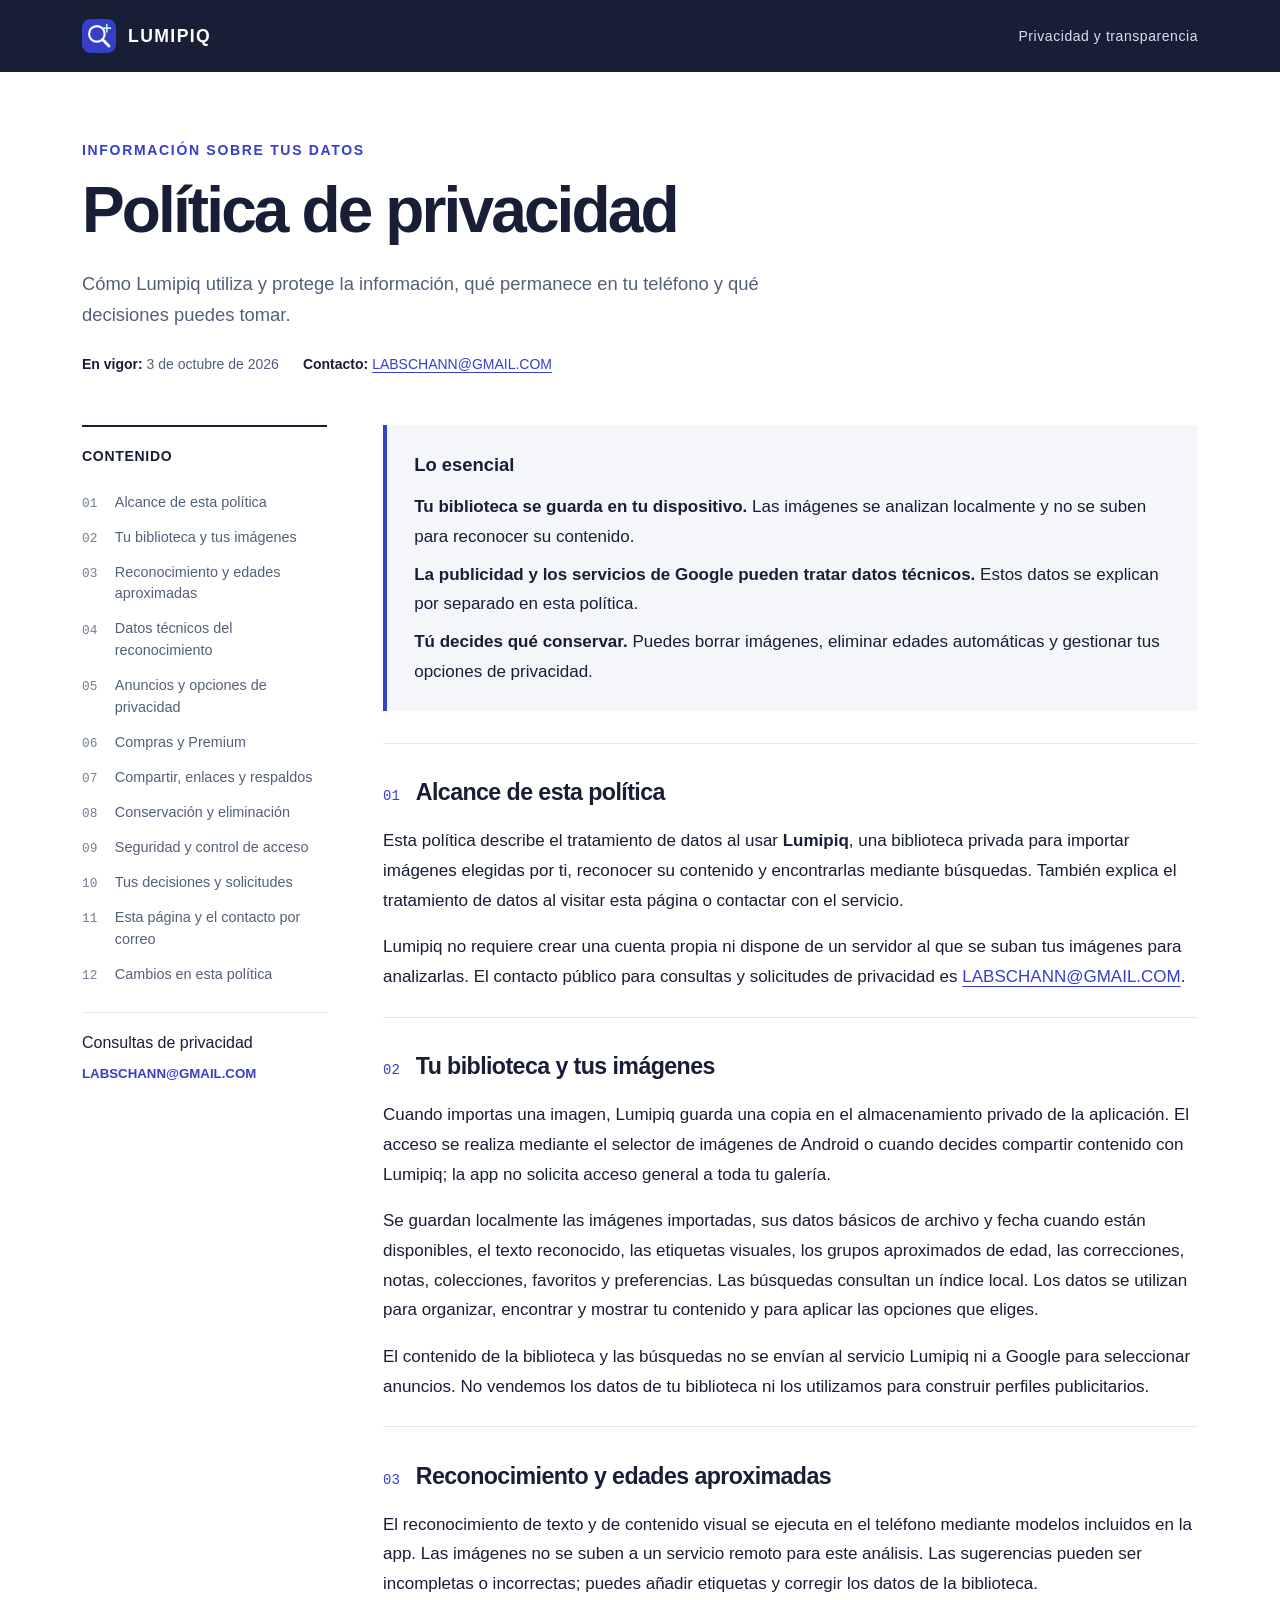
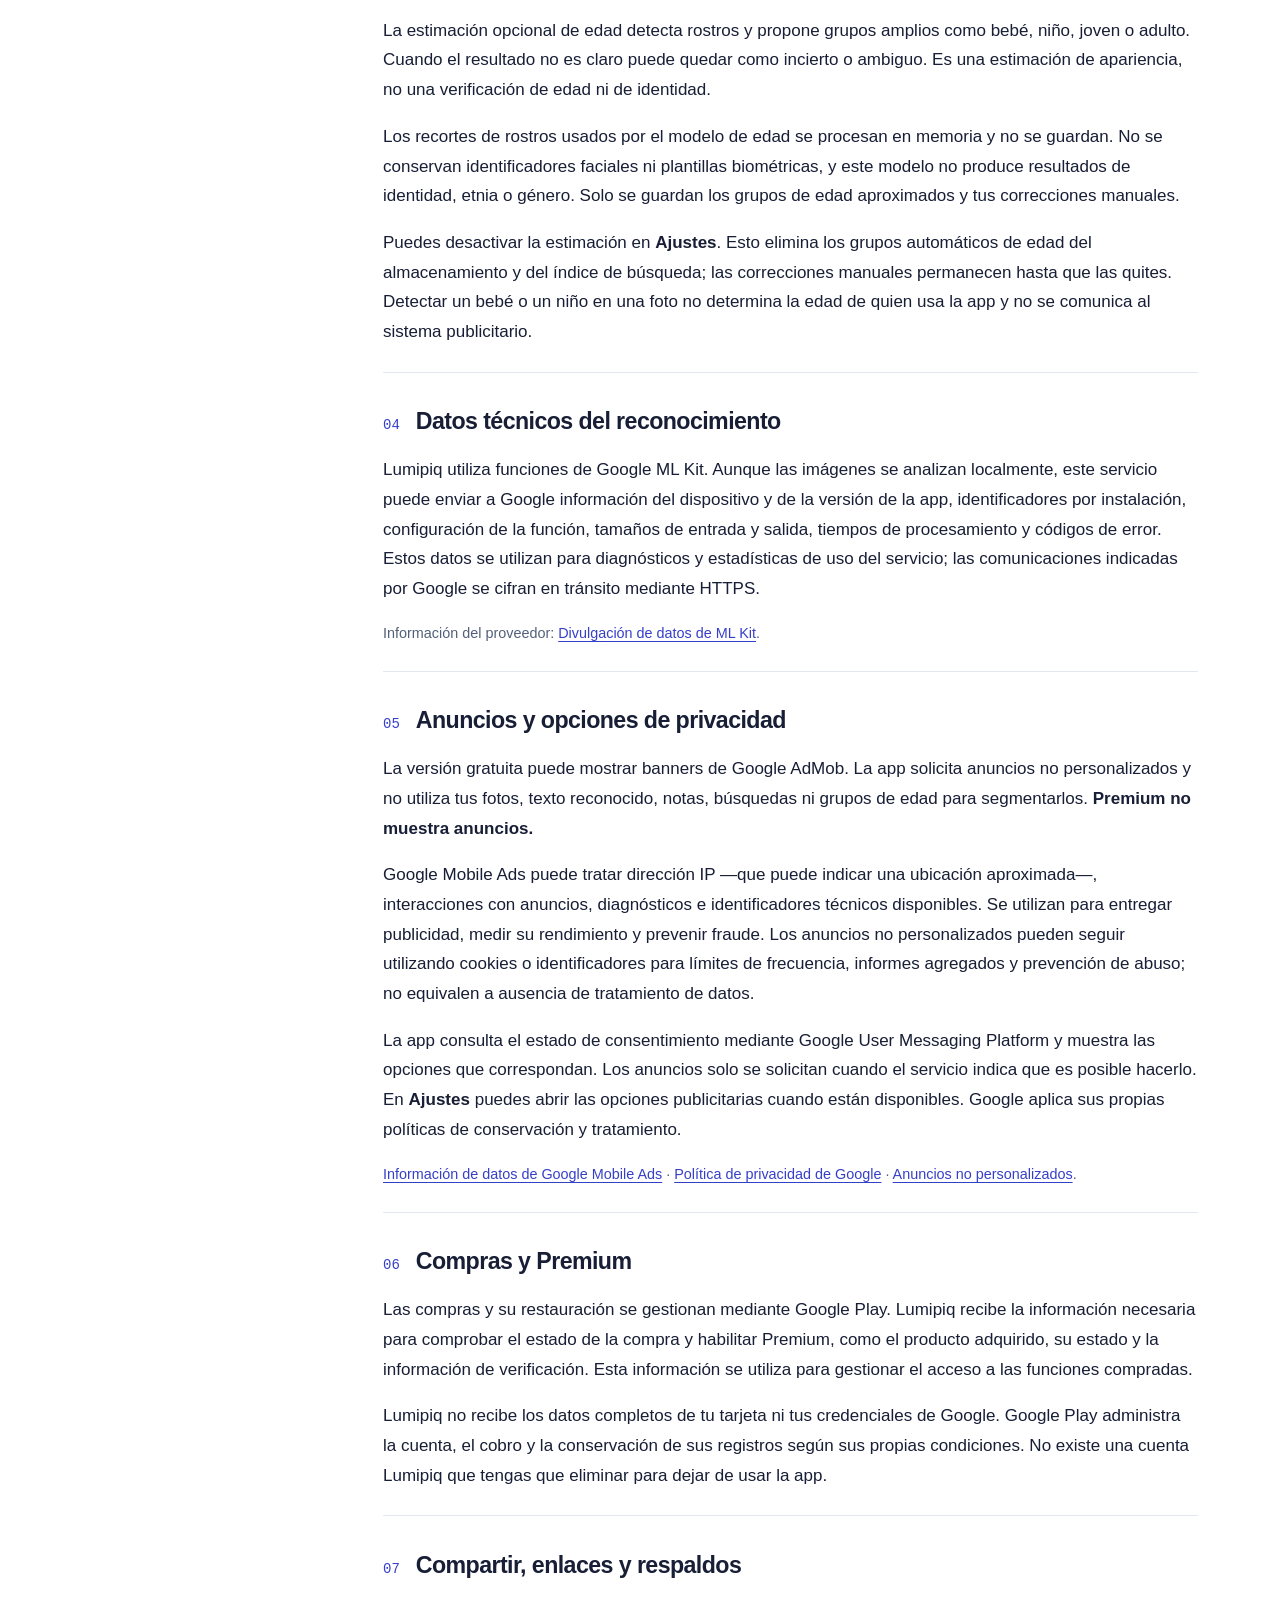
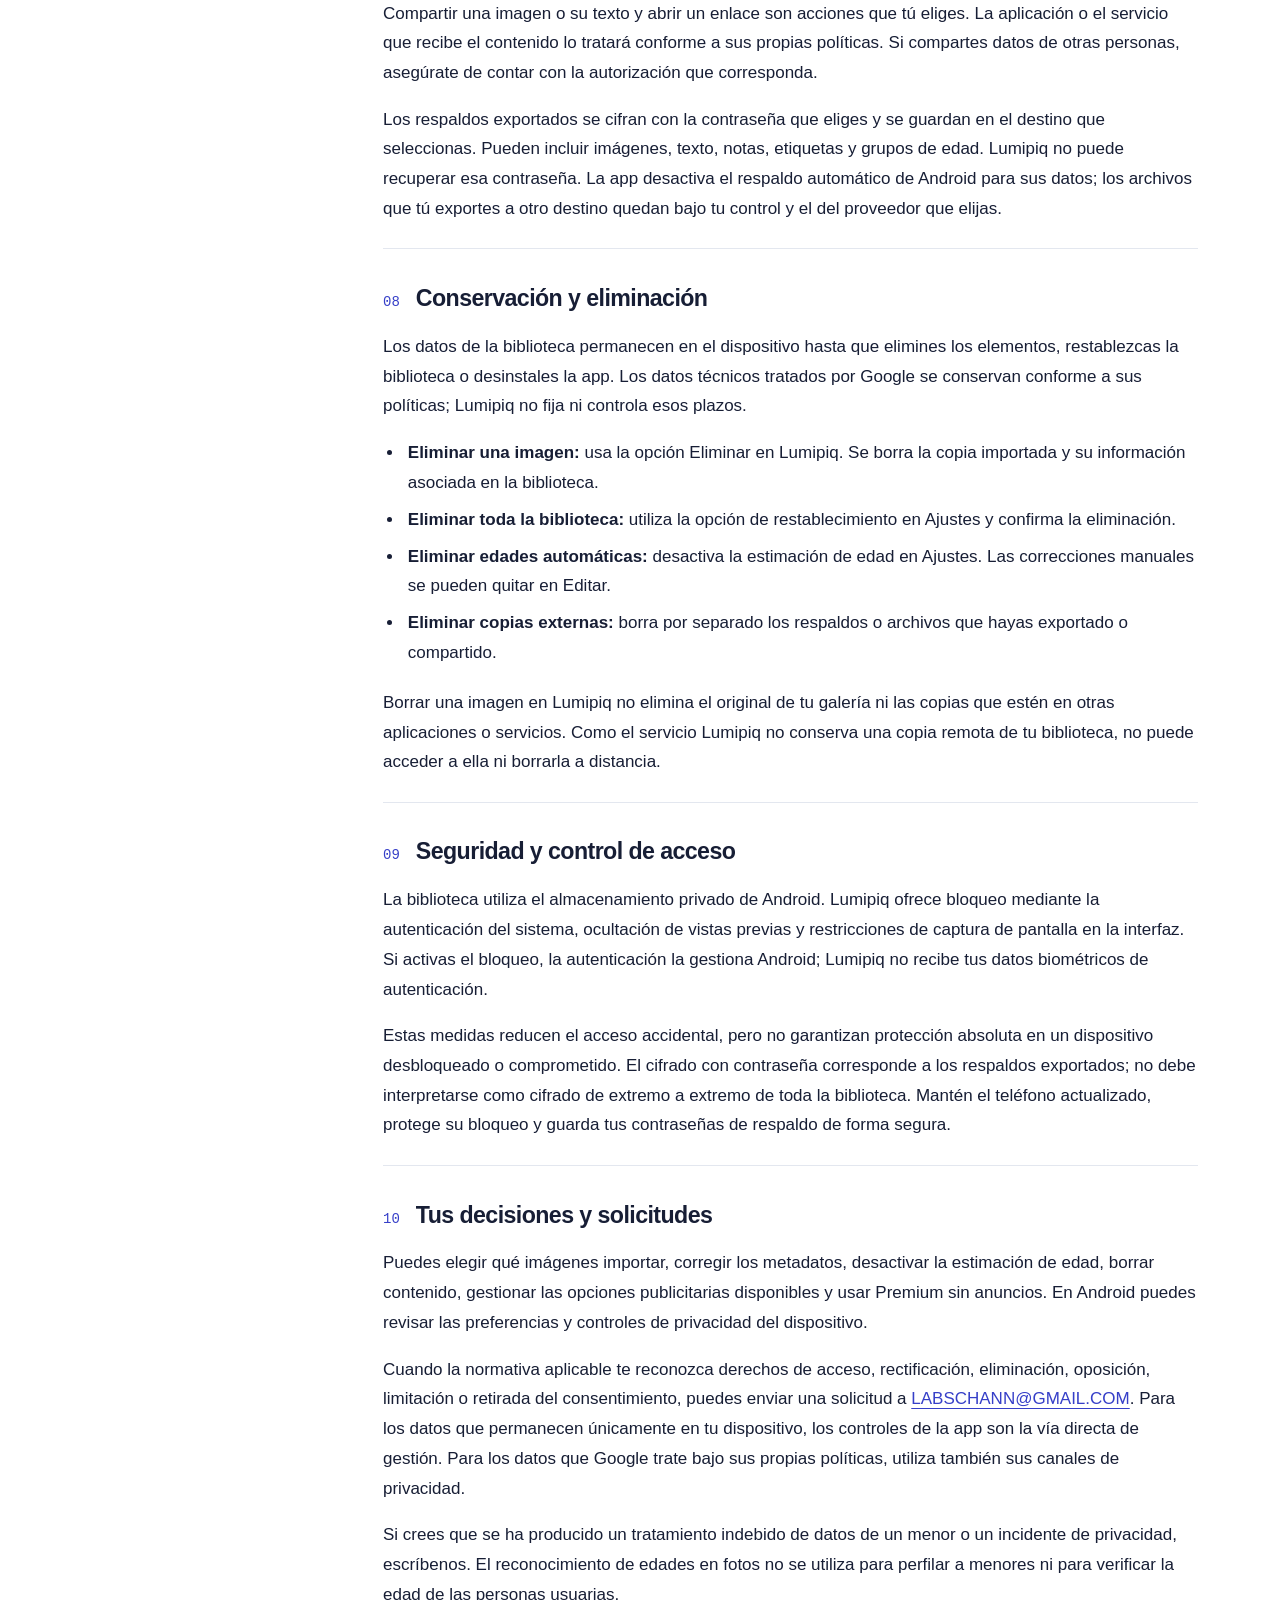
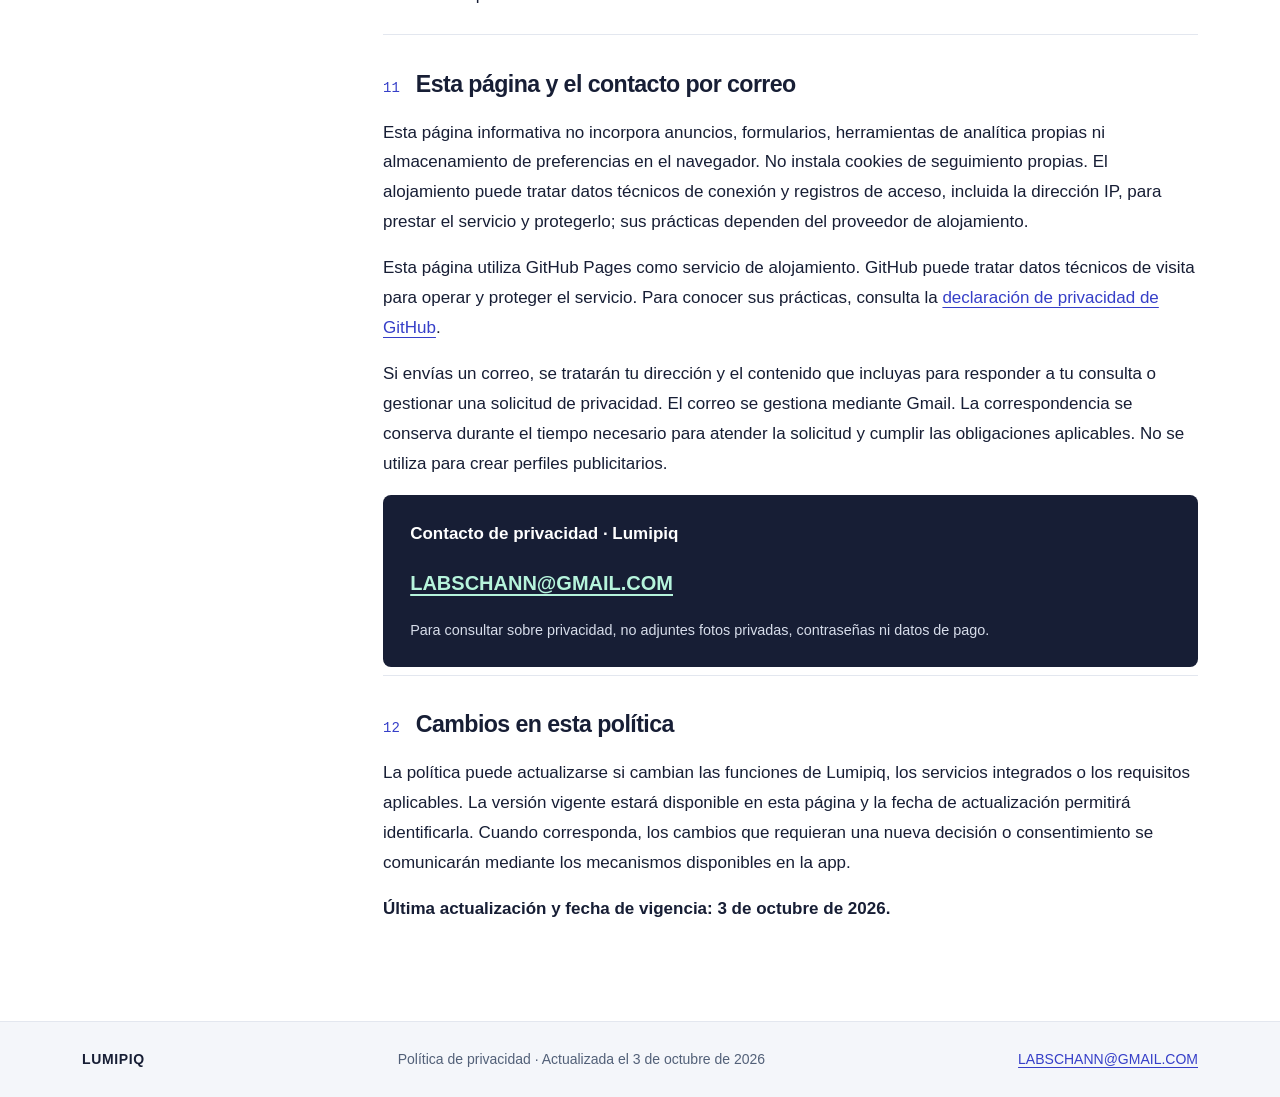
<file: lumipiq/privacidad.html>
<!doctype html>
<html lang="es"><head><meta charset="utf-8"><meta name="viewport" content="width=device-width,initial-scale=1"><meta name="referrer" content="no-referrer"><meta http-equiv="Content-Security-Policy" content="default-src 'self'; style-src 'self'; img-src 'self' data:; script-src 'none'; connect-src 'none'; base-uri 'self'; form-action 'none'"><title>Política de privacidad | Lumipiq</title><meta name="description" content="Política de privacidad de Lumipiq. Información sobre imágenes, análisis local, edades aproximadas, anuncios, compras, eliminación de datos y contacto."><meta name="theme-color" content="#171e35"><link rel="icon" type="image/svg+xml" href="data:image/svg+xml,%3Csvg%20xmlns%3D%22http%3A%2F%2Fwww.w3.org%2F2000%2Fsvg%22%20viewBox%3D%220%200%2048%2048%22%3E%3Crect%20width%3D%2248%22%20height%3D%2248%22%20rx%3D%2212%22%20fill%3D%22%23363fc8%22%2F%3E%3Ccircle%20cx%3D%2221%22%20cy%3D%2221%22%20r%3D%2211%22%20stroke%3D%22white%22%20stroke-width%3D%223%22%20fill%3D%22none%22%2F%3E%3Cpath%20d%3D%22m29%2029%209%209%22%20stroke%3D%22white%22%20stroke-width%3D%224%22%20stroke-linecap%3D%22round%22%2F%3E%3Cpath%20d%3D%22M35%208v10m-5-5h10%22%20stroke%3D%22%23b6f4dc%22%20stroke-width%3D%222.5%22%20stroke-linecap%3D%22round%22%2F%3E%3C%2Fsvg%3E"><link rel="stylesheet" href="styles.css"></head>
<body><a class="skip" href="#politica">Saltar al contenido</a><header class="topbar"><div class="bar-inner"><div class="brand"><img src="data:image/svg+xml,%3Csvg%20xmlns%3D%22http%3A%2F%2Fwww.w3.org%2F2000%2Fsvg%22%20viewBox%3D%220%200%2048%2048%22%3E%3Crect%20width%3D%2248%22%20height%3D%2248%22%20rx%3D%2212%22%20fill%3D%22%23363fc8%22%2F%3E%3Ccircle%20cx%3D%2221%22%20cy%3D%2221%22%20r%3D%2211%22%20stroke%3D%22white%22%20stroke-width%3D%223%22%20fill%3D%22none%22%2F%3E%3Cpath%20d%3D%22m29%2029%209%209%22%20stroke%3D%22white%22%20stroke-width%3D%224%22%20stroke-linecap%3D%22round%22%2F%3E%3Cpath%20d%3D%22M35%208v10m-5-5h10%22%20stroke%3D%22%23b6f4dc%22%20stroke-width%3D%222.5%22%20stroke-linecap%3D%22round%22%2F%3E%3C%2Fsvg%3E" alt="" width="34" height="34">LUMIPIQ</div><span class="bar-caption">Privacidad y transparencia</span></div></header>
<div class="masthead"><p class="eyebrow">Información sobre tus datos</p><h1>Política de privacidad</h1><p class="intro">Cómo Lumipiq utiliza y protege la información, qué permanece en tu teléfono y qué decisiones puedes tomar.</p><div class="meta"><span><strong>En vigor:</strong> 3 de octubre de 2026</span><span><strong>Contacto:</strong> <a href="mailto:LABSCHANN@GMAIL.COM">LABSCHANN@GMAIL.COM</a></span></div></div>
<div class="layout"><aside class="toc" aria-label="Índice de la política"><p class="toc-title">CONTENIDO</p><nav><a href="#alcance"><span class="number">01</span><span>Alcance de esta política</span></a><a href="#biblioteca"><span class="number">02</span><span>Tu biblioteca y tus imágenes</span></a><a href="#reconocimiento"><span class="number">03</span><span>Reconocimiento y edades aproximadas</span></a><a href="#diagnosticos"><span class="number">04</span><span>Datos técnicos del reconocimiento</span></a><a href="#publicidad"><span class="number">05</span><span>Anuncios y opciones de privacidad</span></a><a href="#compras"><span class="number">06</span><span>Compras y Premium</span></a><a href="#compartir"><span class="number">07</span><span>Compartir, enlaces y respaldos</span></a><a href="#conservacion"><span class="number">08</span><span>Conservación y eliminación</span></a><a href="#seguridad"><span class="number">09</span><span>Seguridad y control de acceso</span></a><a href="#derechos"><span class="number">10</span><span>Tus decisiones y solicitudes</span></a><a href="#sitio-contacto"><span class="number">11</span><span>Esta página y el contacto por correo</span></a><a href="#cambios"><span class="number">12</span><span>Cambios en esta política</span></a></nav><div class="toc-contact"><span>Consultas de privacidad</span><a href="mailto:LABSCHANN@GMAIL.COM">LABSCHANN@GMAIL.COM</a></div></aside>
<main class="article" id="politica"><details class="mobile-index"><summary>Índice de la política</summary><nav aria-label="Secciones"><a href="#alcance"><span class="number">01</span><span>Alcance de esta política</span></a><a href="#biblioteca"><span class="number">02</span><span>Tu biblioteca y tus imágenes</span></a><a href="#reconocimiento"><span class="number">03</span><span>Reconocimiento y edades aproximadas</span></a><a href="#diagnosticos"><span class="number">04</span><span>Datos técnicos del reconocimiento</span></a><a href="#publicidad"><span class="number">05</span><span>Anuncios y opciones de privacidad</span></a><a href="#compras"><span class="number">06</span><span>Compras y Premium</span></a><a href="#compartir"><span class="number">07</span><span>Compartir, enlaces y respaldos</span></a><a href="#conservacion"><span class="number">08</span><span>Conservación y eliminación</span></a><a href="#seguridad"><span class="number">09</span><span>Seguridad y control de acceso</span></a><a href="#derechos"><span class="number">10</span><span>Tus decisiones y solicitudes</span></a><a href="#sitio-contacto"><span class="number">11</span><span>Esta página y el contacto por correo</span></a><a href="#cambios"><span class="number">12</span><span>Cambios en esta política</span></a></nav></details><div class="summary-panel"><h2>Lo esencial</h2><p><strong>Tu biblioteca se guarda en tu dispositivo.</strong> Las imágenes se analizan localmente y no se suben para reconocer su contenido.</p><p><strong>La publicidad y los servicios de Google pueden tratar datos técnicos.</strong> Estos datos se explican por separado en esta política.</p><p><strong>Tú decides qué conservar.</strong> Puedes borrar imágenes, eliminar edades automáticas y gestionar tus opciones de privacidad.</p></div><section class="section" id="alcance" aria-labelledby="h-alcance"><h2 id="h-alcance"><span aria-hidden="true">01</span>Alcance de esta política</h2><p>Esta política describe el tratamiento de datos al usar <strong>Lumipiq</strong>, una biblioteca privada para importar imágenes elegidas por ti, reconocer su contenido y encontrarlas mediante búsquedas. También explica el tratamiento de datos al visitar esta página o contactar con el servicio.</p><p>Lumipiq no requiere crear una cuenta propia ni dispone de un servidor al que se suban tus imágenes para analizarlas. El contacto público para consultas y solicitudes de privacidad es <a href="mailto:LABSCHANN@GMAIL.COM">LABSCHANN@GMAIL.COM</a>.</p></section><section class="section" id="biblioteca" aria-labelledby="h-biblioteca"><h2 id="h-biblioteca"><span aria-hidden="true">02</span>Tu biblioteca y tus imágenes</h2><p>Cuando importas una imagen, Lumipiq guarda una copia en el almacenamiento privado de la aplicación. El acceso se realiza mediante el selector de imágenes de Android o cuando decides compartir contenido con Lumipiq; la app no solicita acceso general a toda tu galería.</p><p>Se guardan localmente las imágenes importadas, sus datos básicos de archivo y fecha cuando están disponibles, el texto reconocido, las etiquetas visuales, los grupos aproximados de edad, las correcciones, notas, colecciones, favoritos y preferencias. Las búsquedas consultan un índice local. Los datos se utilizan para organizar, encontrar y mostrar tu contenido y para aplicar las opciones que eliges.</p><p>El contenido de la biblioteca y las búsquedas no se envían al servicio Lumipiq ni a Google para seleccionar anuncios. No vendemos los datos de tu biblioteca ni los utilizamos para construir perfiles publicitarios.</p></section><section class="section" id="reconocimiento" aria-labelledby="h-reconocimiento"><h2 id="h-reconocimiento"><span aria-hidden="true">03</span>Reconocimiento y edades aproximadas</h2><p>El reconocimiento de texto y de contenido visual se ejecuta en el teléfono mediante modelos incluidos en la app. Las imágenes no se suben a un servicio remoto para este análisis. Las sugerencias pueden ser incompletas o incorrectas; puedes añadir etiquetas y corregir los datos de la biblioteca.</p><p>La estimación opcional de edad detecta rostros y propone grupos amplios como bebé, niño, joven o adulto. Cuando el resultado no es claro puede quedar como incierto o ambiguo. Es una estimación de apariencia, no una verificación de edad ni de identidad.</p><p>Los recortes de rostros usados por el modelo de edad se procesan en memoria y no se guardan. No se conservan identificadores faciales ni plantillas biométricas, y este modelo no produce resultados de identidad, etnia o género. Solo se guardan los grupos de edad aproximados y tus correcciones manuales.</p><p>Puedes desactivar la estimación en <strong>Ajustes</strong>. Esto elimina los grupos automáticos de edad del almacenamiento y del índice de búsqueda; las correcciones manuales permanecen hasta que las quites. Detectar un bebé o un niño en una foto no determina la edad de quien usa la app y no se comunica al sistema publicitario.</p></section><section class="section" id="diagnosticos" aria-labelledby="h-diagnosticos"><h2 id="h-diagnosticos"><span aria-hidden="true">04</span>Datos técnicos del reconocimiento</h2><p>Lumipiq utiliza funciones de Google ML Kit. Aunque las imágenes se analizan localmente, este servicio puede enviar a Google información del dispositivo y de la versión de la app, identificadores por instalación, configuración de la función, tamaños de entrada y salida, tiempos de procesamiento y códigos de error. Estos datos se utilizan para diagnósticos y estadísticas de uso del servicio; las comunicaciones indicadas por Google se cifran en tránsito mediante HTTPS.</p><p class="source-link">Información del proveedor: <a href="https://developers.google.com/ml-kit/android-data-disclosure" rel="noreferrer">Divulgación de datos de ML Kit</a>.</p></section><section class="section" id="publicidad" aria-labelledby="h-publicidad"><h2 id="h-publicidad"><span aria-hidden="true">05</span>Anuncios y opciones de privacidad</h2><p>La versión gratuita puede mostrar banners de Google AdMob. La app solicita anuncios no personalizados y no utiliza tus fotos, texto reconocido, notas, búsquedas ni grupos de edad para segmentarlos. <strong>Premium no muestra anuncios.</strong></p><p>Google Mobile Ads puede tratar dirección IP —que puede indicar una ubicación aproximada—, interacciones con anuncios, diagnósticos e identificadores técnicos disponibles. Se utilizan para entregar publicidad, medir su rendimiento y prevenir fraude. Los anuncios no personalizados pueden seguir utilizando cookies o identificadores para límites de frecuencia, informes agregados y prevención de abuso; no equivalen a ausencia de tratamiento de datos.</p><p>La app consulta el estado de consentimiento mediante Google User Messaging Platform y muestra las opciones que correspondan. Los anuncios solo se solicitan cuando el servicio indica que es posible hacerlo. En <strong>Ajustes</strong> puedes abrir las opciones publicitarias cuando están disponibles. Google aplica sus propias políticas de conservación y tratamiento.</p><p class="source-link"><a href="https://developers.google.com/admob/android/privacy/play-data-disclosure" rel="noreferrer">Información de datos de Google Mobile Ads</a> · <a href="https://policies.google.com/privacy" rel="noreferrer">Política de privacidad de Google</a> · <a href="https://support.google.com/admob/answer/7676680" rel="noreferrer">Anuncios no personalizados</a>.</p></section><section class="section" id="compras" aria-labelledby="h-compras"><h2 id="h-compras"><span aria-hidden="true">06</span>Compras y Premium</h2><p>Las compras y su restauración se gestionan mediante Google Play. Lumipiq recibe la información necesaria para comprobar el estado de la compra y habilitar Premium, como el producto adquirido, su estado y la información de verificación. Esta información se utiliza para gestionar el acceso a las funciones compradas.</p><p>Lumipiq no recibe los datos completos de tu tarjeta ni tus credenciales de Google. Google Play administra la cuenta, el cobro y la conservación de sus registros según sus propias condiciones. No existe una cuenta Lumipiq que tengas que eliminar para dejar de usar la app.</p></section><section class="section" id="compartir" aria-labelledby="h-compartir"><h2 id="h-compartir"><span aria-hidden="true">07</span>Compartir, enlaces y respaldos</h2><p>Compartir una imagen o su texto y abrir un enlace son acciones que tú eliges. La aplicación o el servicio que recibe el contenido lo tratará conforme a sus propias políticas. Si compartes datos de otras personas, asegúrate de contar con la autorización que corresponda.</p><p>Los respaldos exportados se cifran con la contraseña que eliges y se guardan en el destino que seleccionas. Pueden incluir imágenes, texto, notas, etiquetas y grupos de edad. Lumipiq no puede recuperar esa contraseña. La app desactiva el respaldo automático de Android para sus datos; los archivos que tú exportes a otro destino quedan bajo tu control y el del proveedor que elijas.</p></section><section class="section" id="conservacion" aria-labelledby="h-conservacion"><h2 id="h-conservacion"><span aria-hidden="true">08</span>Conservación y eliminación</h2><p>Los datos de la biblioteca permanecen en el dispositivo hasta que elimines los elementos, restablezcas la biblioteca o desinstales la app. Los datos técnicos tratados por Google se conservan conforme a sus políticas; Lumipiq no fija ni controla esos plazos.</p><ul><li><strong>Eliminar una imagen:</strong> usa la opción Eliminar en Lumipiq. Se borra la copia importada y su información asociada en la biblioteca.</li><li><strong>Eliminar toda la biblioteca:</strong> utiliza la opción de restablecimiento en Ajustes y confirma la eliminación.</li><li><strong>Eliminar edades automáticas:</strong> desactiva la estimación de edad en Ajustes. Las correcciones manuales se pueden quitar en Editar.</li><li><strong>Eliminar copias externas:</strong> borra por separado los respaldos o archivos que hayas exportado o compartido.</li></ul><p>Borrar una imagen en Lumipiq no elimina el original de tu galería ni las copias que estén en otras aplicaciones o servicios. Como el servicio Lumipiq no conserva una copia remota de tu biblioteca, no puede acceder a ella ni borrarla a distancia.</p></section><section class="section" id="seguridad" aria-labelledby="h-seguridad"><h2 id="h-seguridad"><span aria-hidden="true">09</span>Seguridad y control de acceso</h2><p>La biblioteca utiliza el almacenamiento privado de Android. Lumipiq ofrece bloqueo mediante la autenticación del sistema, ocultación de vistas previas y restricciones de captura de pantalla en la interfaz. Si activas el bloqueo, la autenticación la gestiona Android; Lumipiq no recibe tus datos biométricos de autenticación.</p><p>Estas medidas reducen el acceso accidental, pero no garantizan protección absoluta en un dispositivo desbloqueado o comprometido. El cifrado con contraseña corresponde a los respaldos exportados; no debe interpretarse como cifrado de extremo a extremo de toda la biblioteca. Mantén el teléfono actualizado, protege su bloqueo y guarda tus contraseñas de respaldo de forma segura.</p></section><section class="section" id="derechos" aria-labelledby="h-derechos"><h2 id="h-derechos"><span aria-hidden="true">10</span>Tus decisiones y solicitudes</h2><p>Puedes elegir qué imágenes importar, corregir los metadatos, desactivar la estimación de edad, borrar contenido, gestionar las opciones publicitarias disponibles y usar Premium sin anuncios. En Android puedes revisar las preferencias y controles de privacidad del dispositivo.</p><p>Cuando la normativa aplicable te reconozca derechos de acceso, rectificación, eliminación, oposición, limitación o retirada del consentimiento, puedes enviar una solicitud a <a href="mailto:LABSCHANN@GMAIL.COM">LABSCHANN@GMAIL.COM</a>. Para los datos que permanecen únicamente en tu dispositivo, los controles de la app son la vía directa de gestión. Para los datos que Google trate bajo sus propias políticas, utiliza también sus canales de privacidad.</p><p>Si crees que se ha producido un tratamiento indebido de datos de un menor o un incidente de privacidad, escríbenos. El reconocimiento de edades en fotos no se utiliza para perfilar a menores ni para verificar la edad de las personas usuarias.</p></section><section class="section" id="sitio-contacto" aria-labelledby="h-sitio-contacto"><h2 id="h-sitio-contacto"><span aria-hidden="true">11</span>Esta página y el contacto por correo</h2><p>Esta página informativa no incorpora anuncios, formularios, herramientas de analítica propias ni almacenamiento de preferencias en el navegador. No instala cookies de seguimiento propias. El alojamiento puede tratar datos técnicos de conexión y registros de acceso, incluida la dirección IP, para prestar el servicio y protegerlo; sus prácticas dependen del proveedor de alojamiento.</p><p>Esta página utiliza GitHub Pages como servicio de alojamiento. GitHub puede tratar datos técnicos de visita para operar y proteger el servicio. Para conocer sus prácticas, consulta la <a href="https://docs.github.com/en/site-policy/privacy-policies/github-general-privacy-statement" rel="noreferrer">declaración de privacidad de GitHub</a>.</p><p>Si envías un correo, se tratarán tu dirección y el contenido que incluyas para responder a tu consulta o gestionar una solicitud de privacidad. El correo se gestiona mediante Gmail. La correspondencia se conserva durante el tiempo necesario para atender la solicitud y cumplir las obligaciones aplicables. No se utiliza para crear perfiles publicitarios.</p><div class="contact-panel"><p><strong>Contacto de privacidad · Lumipiq</strong></p><p><a href="mailto:LABSCHANN@GMAIL.COM">LABSCHANN@GMAIL.COM</a></p><p class="small">Para consultar sobre privacidad, no adjuntes fotos privadas, contraseñas ni datos de pago.</p></div></section><section class="section" id="cambios" aria-labelledby="h-cambios"><h2 id="h-cambios"><span aria-hidden="true">12</span>Cambios en esta política</h2><p>La política puede actualizarse si cambian las funciones de Lumipiq, los servicios integrados o los requisitos aplicables. La versión vigente estará disponible en esta página y la fecha de actualización permitirá identificarla. Cuando corresponda, los cambios que requieran una nueva decisión o consentimiento se comunicarán mediante los mecanismos disponibles en la app.</p><p><strong>Última actualización y fecha de vigencia: 3 de octubre de 2026.</strong></p></section></main></div>
<footer class="footer"><div class="footer-inner"><strong>LUMIPIQ</strong><span>Política de privacidad · Actualizada el 3 de octubre de 2026</span><a href="mailto:LABSCHANN@GMAIL.COM">LABSCHANN@GMAIL.COM</a></div></footer></body></html>
</file>
<file: lumipiq/main.css>
:root{color-scheme:dark;--bg:#080f1b;--surface:#111d2c;--line:#253547;--text:#e7effa;--muted:#a6b6ca;--accent:#64e2ed;--soft:#103c47;font-family:Inter,ui-sans-serif,system-ui,-apple-system,BlinkMacSystemFont,"Segoe UI",sans-serif;font-synthesis:none}*{box-sizing:border-box}html{scroll-behavior:smooth;scroll-padding-top:100px}body{margin:0;background:var(--bg);color:var(--text);font-size:16px;line-height:1.65}a{color:inherit;text-underline-offset:5px}button{font:inherit}button,a{-webkit-tap-highlight-color:transparent}a:focus-visible,button:focus-visible,summary:focus-visible{outline:3px solid var(--accent);outline-offset:5px}img{max-width:100%}.wrap{width:min(1160px,calc(100% - 64px));margin-inline:auto}.skip{position:fixed;left:20px;top:-80px;background:var(--accent);color:var(--bg);padding:12px;z-index:100}.skip:focus{top:12px}.header{position:sticky;top:0;z-index:10;background:#080f1bf5;border-bottom:1px solid #26364a88;backdrop-filter:blur(16px)}.header-inner{min-height:92px;display:flex;align-items:center;gap:28px}.brand{display:flex;align-items:center;gap:12px;font-size:25px;font-weight:750;letter-spacing:-1px;text-decoration:none;line-height:1.2}.brand img{border-radius:12px;flex-shrink:0}.brand small{display:block;color:var(--muted);font-size:8px;font-weight:600;letter-spacing:2px;margin-top:5px}.header nav{display:flex;gap:27px;margin-left:auto;font-size:13px;font-weight:600}.header nav a{text-decoration:none;color:var(--muted)}.header nav a:hover,.contact-link:hover{color:var(--accent)}.contact-link{font-size:13px;text-decoration:none;border-left:1px solid var(--line);padding-left:28px}.eyebrow{color:var(--accent);font-size:10px;letter-spacing:2.1px;font-weight:750;margin:0 0 24px;display:flex;align-items:center;gap:10px}.status-dot{height:6px;width:6px;background:var(--accent);border-radius:50%;box-shadow:0 0 18px #64e2ed77}.hero{display:grid;grid-template-columns:1.1fr 1fr;align-items:center;gap:34px;padding-block:65px 60px;overflow:hidden}.hero h1{font-size:clamp(54px,6.2vw,79px);line-height:1.08;letter-spacing:-4.7px;margin:0 0 27px;font-weight:750}.hero h1 em{font-style:normal;color:var(--accent)}.lead{color:var(--muted);font-size:18px;line-height:1.75;max-width:470px;margin:0 0 30px}.actions{display:flex;align-items:center;flex-wrap:wrap;gap:16px}.button{display:inline-flex;align-items:center;justify-content:center;gap:16px;min-height:51px;padding:13px 20px;border-radius:12px;background:var(--accent);color:#06343d;border:1px solid transparent;text-decoration:none;font-size:13px;font-weight:750;transition:transform .2s,background .2s}.button:hover{transform:translateY(-2px);background:#9cecf3}.button.secondary{background:transparent;border-color:var(--line);color:var(--text)}.button.secondary:hover{background:var(--surface)}.fine{color:var(--muted);font-size:11px;line-height:1.8;margin:20px 0 0;max-width:480px}.hero-art{position:relative;isolation:isolate;min-height:605px;display:flex;align-items:center;justify-content:center}.hero-art:before{content:"";position:absolute;inset:40px -10px;background:radial-gradient(ellipse,#16556388,transparent 66%);z-index:-2}.orbit{border:1px solid #3c687955;position:absolute;width:460px;height:460px;border-radius:50%;z-index:-1}.orbit-two{width:560px;height:560px;border-style:dashed;opacity:.35}.phone{margin:0;border:5px solid #26384d;border-radius:25px;overflow:hidden;background:#080f1b;box-shadow:0 26px 65px #0007;flex-shrink:0}.phone img{display:block;width:100%;height:auto}.phone-front{width:254px;transform:rotate(-5deg);position:relative;z-index:1;margin-left:-205px;margin-top:52px}.phone-back{width:242px;transform:rotate(9deg);margin-left:134px;margin-top:-25px;opacity:.85}.art-caption{position:absolute;bottom:4px;left:50%;transform:translateX(-50%);font-size:9px;letter-spacing:1.6px;color:var(--muted);white-space:nowrap}.principles{display:grid;grid-template-columns:repeat(3,1fr);border-block:1px solid var(--line);padding-block:25px;gap:25px;color:var(--muted);font-size:12px}.principles span{display:flex;align-items:center;gap:15px}.principles b{font-size:10px;color:var(--accent);font-weight:500}.section{padding-block:100px}h2{font-size:clamp(33px,4.2vw,51px);line-height:1.12;letter-spacing:-2px;margin:0 0 23px;font-weight:700}h3{letter-spacing:-.5px;font-weight:650}.section-heading{max-width:675px}.section-heading>p:last-child,.intro{color:var(--muted);font-size:16px;max-width:560px}.steps{display:grid;grid-template-columns:repeat(3,1fr);gap:48px;margin-top:47px}.step-number{font-size:10px;letter-spacing:1.5px;color:var(--accent);display:block;border-bottom:1px solid var(--line);padding-bottom:16px}.steps h3{font-size:21px;line-height:1.3;margin:23px 0 14px}.steps p{font-size:14px;color:var(--muted);margin:0}.showcase{padding-block:80px;background:#0d1827;border-block:1px solid #1e3044;overflow:hidden}.showcase-inner{display:grid;grid-template-columns:1.1fr 1fr;align-items:center;gap:100px}.showcase-copy>p:not(.eyebrow){color:var(--muted);max-width:420px}.screen-tabs{margin-top:33px;display:flex;flex-direction:column;gap:9px}.screen-tab{display:flex;align-items:center;gap:18px;width:100%;text-align:left;background:transparent;border:1px solid transparent;border-bottom-color:var(--line);padding:18px 19px;color:var(--muted);cursor:pointer;font-size:16px;border-radius:10px}.screen-tab>span:first-child{font-size:10px;color:var(--muted)}.screen-tab>span:last-child{margin-left:auto}.screen-tab.active{background:#143541;border-color:#2a5b66;color:#caf7f9}.screen-tab.active>span{color:var(--accent)}.screen-display{width:285px;max-width:100%;margin:0 auto}.screen-display button{padding:0;display:block;width:100%;border:1px solid #3b536d;border-radius:18px;overflow:hidden;background:var(--bg);cursor:zoom-in;box-shadow:0 25px 70px #0004}.screen-display img{display:block;width:100%;height:auto}.screen-display figcaption{display:flex;justify-content:space-between;font-size:10px;color:var(--muted);margin-top:16px}.privacy{display:grid;grid-template-columns:1fr 1fr;gap:100px}.text-link{color:var(--accent);font-size:13px;font-weight:600}.privacy .text-link{display:inline-block;margin-top:18px}.privacy-points article{display:flex;gap:20px;padding:25px 0;border-bottom:1px solid var(--line)}.privacy-points article:first-child{padding-top:0}.privacy-points article:last-child{border-bottom:0}.feature-icon{display:flex;align-items:center;justify-content:center;width:42px;height:42px;border-radius:12px;background:var(--soft);color:var(--accent);font-size:24px;flex-shrink:0}.privacy-points h3{font-size:17px;margin:0 0 8px}.privacy-points p{font-size:13px;color:var(--muted);margin:0}.premium-section{padding:53px;background:linear-gradient(120deg,#102c37,#142237);border:1px solid #2c4c5b;border-radius:26px}.premium-intro{max-width:680px}.premium-intro>p:last-child{color:var(--muted);font-size:14px;max-width:580px}.plans{display:grid;grid-template-columns:1fr 1fr;gap:27px;margin-top:35px}.plan{border-top:1px solid #365164;padding:24px 0 0}.plan-label{font-size:10px;letter-spacing:1.6px;font-weight:700;color:var(--muted);margin:0}.plan h3{font-size:23px;margin:16px 0}.plan ul{list-style:none;padding:0;margin:0;color:var(--muted);font-size:13px;line-height:2.5}.plan li:before{content:"✓";margin-right:12px;color:var(--accent)}.plan-top{display:flex;align-items:center;flex-wrap:wrap;gap:12px}.premium-plan .plan-label{color:var(--accent)}.badge{border:1px solid #3f6972;border-radius:99px;color:#c4f3f4;font-size:8px;padding:4px 9px;letter-spacing:.6px}.faq{display:grid;grid-template-columns:1fr 1fr;gap:80px}.faq details{border-bottom:1px solid var(--line);padding:19px 0}.faq details:first-child{padding-top:0}.faq summary{cursor:pointer;font-size:14px;font-weight:600;line-height:1.7}.faq details p{font-size:13px;color:var(--muted);margin:12px 0 0}.ad-section{padding-block:65px;background:#101a28;border-block:1px solid var(--line)}.ad-inner{display:grid;grid-template-columns:1fr 1.05fr;gap:62px;align-items:center}.ad-section h2{font-size:35px;letter-spacing:-1.2px}.ad-section p:not(.eyebrow){font-size:13px;color:var(--muted)}.ad-section .actions{margin-top:24px}.code-panel{background:#070d17;border:1px solid var(--line);border-radius:17px;overflow:hidden;min-width:0}.code-heading{padding:15px 18px;display:flex;align-items:center;justify-content:space-between;border-bottom:1px solid var(--line);gap:14px;font-size:11px}.code-heading>span{color:var(--muted)}.code-heading button{color:var(--accent);font-size:10px;min-height:36px;background:#103039;border:1px solid #2c505c;border-radius:8px;padding:7px 10px;cursor:pointer}.code-panel pre{white-space:pre-wrap;overflow-wrap:anywhere;padding:20px;margin:0;color:#bff4dd;font-size:12px;line-height:2;min-height:102px}.code-panel p{padding:0 20px 17px;margin:0;font-size:10px!important}.support{display:flex;justify-content:space-between;gap:50px;align-items:center}.support h2{font-size:42px}.support p:last-child{color:var(--muted);font-size:14px;max-width:590px;margin-bottom:0}.support>.button{flex-shrink:0}.footer{border-top:1px solid var(--line);padding-block:30px}.footer-inner{display:flex;gap:25px;align-items:center;color:var(--muted);font-size:11px;flex-wrap:wrap}.footer-brand{font-size:18px;color:var(--text);letter-spacing:-.5px}.footer nav{display:flex;gap:23px;margin-left:auto}.footer nav a{text-decoration:none}.footer nav a:hover{color:var(--accent)}dialog{padding:16px;border:1px solid #3b536d;border-radius:18px;background:var(--bg);color:var(--text);max-width:95vw;max-height:94dvh;box-shadow:0 30px 90px #0008}dialog::backdrop{background:#030914e8}.dialog-heading{display:flex;align-items:center;justify-content:space-between;gap:24px;margin-bottom:12px;font-size:12px}.dialog-heading button{background:var(--surface);border:1px solid var(--line);color:var(--text);border-radius:8px;padding:8px 12px;cursor:pointer}dialog img{display:block;max-height:calc(90dvh - 65px);max-width:85vw;width:auto;margin:auto;border-radius:8px}
@media(max-width:1050px){.header nav{gap:18px}.contact-link{display:none}.hero h1{font-size:65px;letter-spacing:-3.8px}.hero-art{min-height:550px}.phone-front{width:224px;margin-left:-190px}.phone-back{width:210px;margin-left:120px}.orbit{width:360px;height:360px}.orbit-two{width:440px;height:440px}.showcase-inner{gap:60px}.privacy{gap:55px}.ad-inner{grid-template-columns:1fr;gap:35px}.code-panel{max-width:700px}.hero-copy .actions{gap:10px}.button{font-size:12px;padding-inline:16px}}
@media(max-width:760px){html{scroll-padding-top:130px}.wrap{width:calc(100% - 40px)}.header-inner{min-height:0;flex-wrap:wrap;gap:15px;padding-block:15px}.brand{font-size:22px}.brand img{width:38px;height:38px}.header nav{width:100%;margin-left:0;justify-content:space-between;gap:12px;font-size:12px}.hero{grid-template-columns:1fr;padding-block:43px 35px;gap:12px}.hero h1{font-size:clamp(49px,10vw,72px);letter-spacing:-3px}.lead{font-size:16px;max-width:100%}.eyebrow{font-size:9px;letter-spacing:1.7px}.hero-art{min-height:560px;max-width:430px;width:100%;margin:auto}.phone-front{width:232px;margin-left:-202px}.phone-back{width:218px;margin-left:128px}.orbit{width:330px;height:330px}.orbit-two{width:420px;height:420px}.art-caption{font-size:8px}.principles{grid-template-columns:1fr;gap:16px;padding-block:23px}.section{padding-block:67px}.steps{grid-template-columns:1fr;gap:34px;margin-top:32px}.steps h3{margin-top:17px}.showcase{padding-block:60px}.showcase-inner{grid-template-columns:1fr;gap:38px}.screen-display{width:270px}.screen-tabs{gap:6px}.showcase-copy>p:not(.eyebrow){max-width:100%;font-size:14px}.privacy{grid-template-columns:1fr;gap:38px}.premium-section{padding:30px 24px;border-radius:21px}.plans{grid-template-columns:1fr;gap:30px}.plan h3{font-size:22px}.faq{grid-template-columns:1fr;gap:25px}.faq h2{margin-bottom:0}.ad-section{padding-block:50px}.support{flex-direction:column;align-items:flex-start;gap:25px}.support h2{font-size:36px}.footer nav{margin-left:0;width:100%;flex-wrap:wrap}.footer-inner{gap:18px}.footer-brand{margin-right:auto}.hero-copy .actions{gap:12px}}
@media(max-width:370px){.hero h1{font-size:45px;letter-spacing:-2.9px}.hero-copy .actions>.button{width:100%}.hero-art{min-height:500px}.phone-front{width:209px;margin-left:-175px}.phone-back{width:191px;margin-left:112px}.orbit{width:290px;height:290px}.orbit-two{width:350px;height:350px}.screen-tab{font-size:14px}.premium-section{padding-inline:20px}}
@media(prefers-reduced-motion:reduce){html{scroll-behavior:auto}*,*:before,*:after{transition:none!important;animation:none!important}}
</file>
<file: lumipiq/styles.css>
:root{color-scheme:light;--ink:#171e35;--muted:#526078;--brand:#363fc8;--line:#e3e7ef;--paper:#fff;--wash:#f4f6fa;--mint:#b6f4dc;font-family:Inter,ui-sans-serif,-apple-system,BlinkMacSystemFont,"Segoe UI",sans-serif;font-size:100%}
*{box-sizing:border-box}html{scroll-behavior:smooth;scroll-padding-top:2rem}body{margin:0;background:var(--paper);color:var(--ink);line-height:1.75}a{color:var(--brand);text-underline-offset:.22em;overflow-wrap:anywhere}a:hover{text-decoration-thickness:2px}a:focus-visible,summary:focus-visible{outline:3px solid var(--brand);outline-offset:5px;border-radius:3px}.skip{position:absolute;left:1rem;top:-8rem;background:white;padding:.7rem 1rem;z-index:5}.skip:focus{top:1rem}.topbar{background:var(--ink);color:white}.bar-inner{max-width:1180px;margin:auto;padding:1.2rem 2rem;display:flex;justify-content:space-between;align-items:center;flex-wrap:wrap;gap:1.5rem}.brand{display:flex;align-items:center;gap:.75rem;font-size:1.1rem;letter-spacing:.08em;font-weight:700}.brand img{width:34px;height:34px}.bar-caption{font-size:.875rem;color:#d9dfee;letter-spacing:.04em}.masthead{max-width:1180px;margin:auto;padding:4.1rem 2rem 3rem}.eyebrow{margin:0 0 .85rem;color:var(--brand);font-size:.875rem;font-weight:650;letter-spacing:.12em;text-transform:uppercase}h1{margin:0;font-size:clamp(2.4rem,5vw,4.3rem);line-height:1.08;letter-spacing:-.045em;font-weight:700;max-width:900px}.intro{font-size:1.15rem;line-height:1.65;max-width:680px;margin:1.5rem 0 1.4rem;color:var(--muted)}.meta{display:flex;flex-wrap:wrap;gap:.6rem 1.5rem;font-size:.875rem;color:var(--muted)}.meta strong{color:var(--ink);font-weight:600}.layout{max-width:1180px;margin:auto;display:grid;grid-template-columns:245px minmax(0,1fr);gap:3.5rem;padding:0 2rem 4.5rem}.toc{position:sticky;top:2rem;align-self:start;border-top:2px solid var(--ink);padding-top:1.1rem}.toc-title{font-size:.875rem;font-weight:700;letter-spacing:.05em;margin:0 0 1rem}.toc a{display:flex;gap:.75rem;padding:.42rem 0;text-decoration:none;color:var(--muted);font-size:.9rem;line-height:1.5}.toc a:hover{color:var(--brand)}.toc .number{font-family:ui-monospace,monospace;font-size:.8rem;color:#707d91;min-width:1.3rem;padding-top:.15rem}.toc-contact{border-top:1px solid var(--line);padding-top:1rem;margin-top:1.25rem}.toc-contact a{color:var(--brand);font-size:.83rem;font-weight:650}.mobile-index{display:none}.article{min-width:0;font-size:1.0625rem}.summary-panel{padding:1.5rem 1.7rem;background:var(--wash);border-left:4px solid var(--brand);margin-bottom:2rem}.summary-panel h2{font-size:1.15rem;margin:0 0 .7rem;font-weight:650}.summary-panel p{margin:.5rem 0}.summary-panel p:last-child{margin-bottom:0}.section{border-top:1px solid var(--line);padding:2.1rem 0 .5rem;scroll-margin-top:1.5rem}.section h2{display:flex;gap:1rem;align-items:baseline;font-size:1.45rem;line-height:1.35;letter-spacing:-.025em;margin:0 0 1.1rem;font-weight:650}.section h2 span{color:var(--brand);font:500 .875rem ui-monospace,monospace;letter-spacing:0}.section p{margin:0 0 1.05rem}.section ul{padding-left:1.3rem;margin:.5rem 0 1.25rem}.section li{padding-left:.25rem;margin:.45rem 0}.section h3{font-size:1.0625rem;margin:1.5rem 0 .6rem;font-weight:650}.source-link{font-size:.9rem;color:var(--muted)}.note{background:var(--wash);border-radius:6px;padding:1rem 1.25rem;font-size:.975rem;margin:1rem 0 1.25rem}.contact-panel{background:var(--ink);color:white;padding:1.5rem 1.7rem;margin-top:1rem;border-radius:8px}.contact-panel a{color:var(--mint);font-size:clamp(1rem,2.4vw,1.25rem);font-weight:650}.contact-panel p:last-child{margin-bottom:0}.contact-panel .small{color:#d7ddea;font-size:.9rem}.footer{border-top:1px solid var(--line);background:var(--wash)}.footer-inner{max-width:1180px;margin:auto;padding:1.6rem 2rem;display:flex;justify-content:space-between;gap:1rem;flex-wrap:wrap;font-size:.875rem;color:var(--muted)}.footer strong{color:var(--ink);letter-spacing:.045em}.footer a{font-size:.875rem}
@media(max-width:850px){.layout{grid-template-columns:1fr;gap:0}.toc{display:none}.masthead{padding-top:2.8rem}.mobile-index{display:block;margin-bottom:1.5rem;border:1px solid var(--line);border-radius:6px;padding:.75rem 1rem}.mobile-index summary{font-size:1rem;font-weight:600;cursor:pointer}.mobile-index nav{display:grid;gap:.5rem;padding-top:.9rem}.mobile-index a{font-size:.95rem;text-decoration:none}.section h2{font-size:1.35rem}.intro{font-size:1.0625rem}}
@media(max-width:480px){.bar-inner,.masthead,.layout,.footer-inner{padding-left:1.25rem;padding-right:1.25rem}.bar-caption{font-size:.8rem}.brand{font-size:1rem}.masthead{padding-bottom:2rem}.meta{gap:.5rem}.summary-panel,.contact-panel{padding:1.2rem}.section h2{gap:.65rem}.article{font-size:1rem}.section{padding-top:1.7rem}}
@media(prefers-reduced-motion:reduce){html{scroll-behavior:auto}}
@media print{.topbar,.toc,.mobile-index,.skip{display:none}.masthead{padding:0 0 1.5rem}.layout{display:block;padding:0}.article{font-size:11pt}body{color:#000}h1{font-size:28pt}.section{break-inside:avoid}.contact-panel{background:none;color:#000;border:1px solid #ccc}.contact-panel a,.contact-panel .small{color:#000}.footer-inner{padding:1rem 0}.summary-panel{background:none}}
</file>
